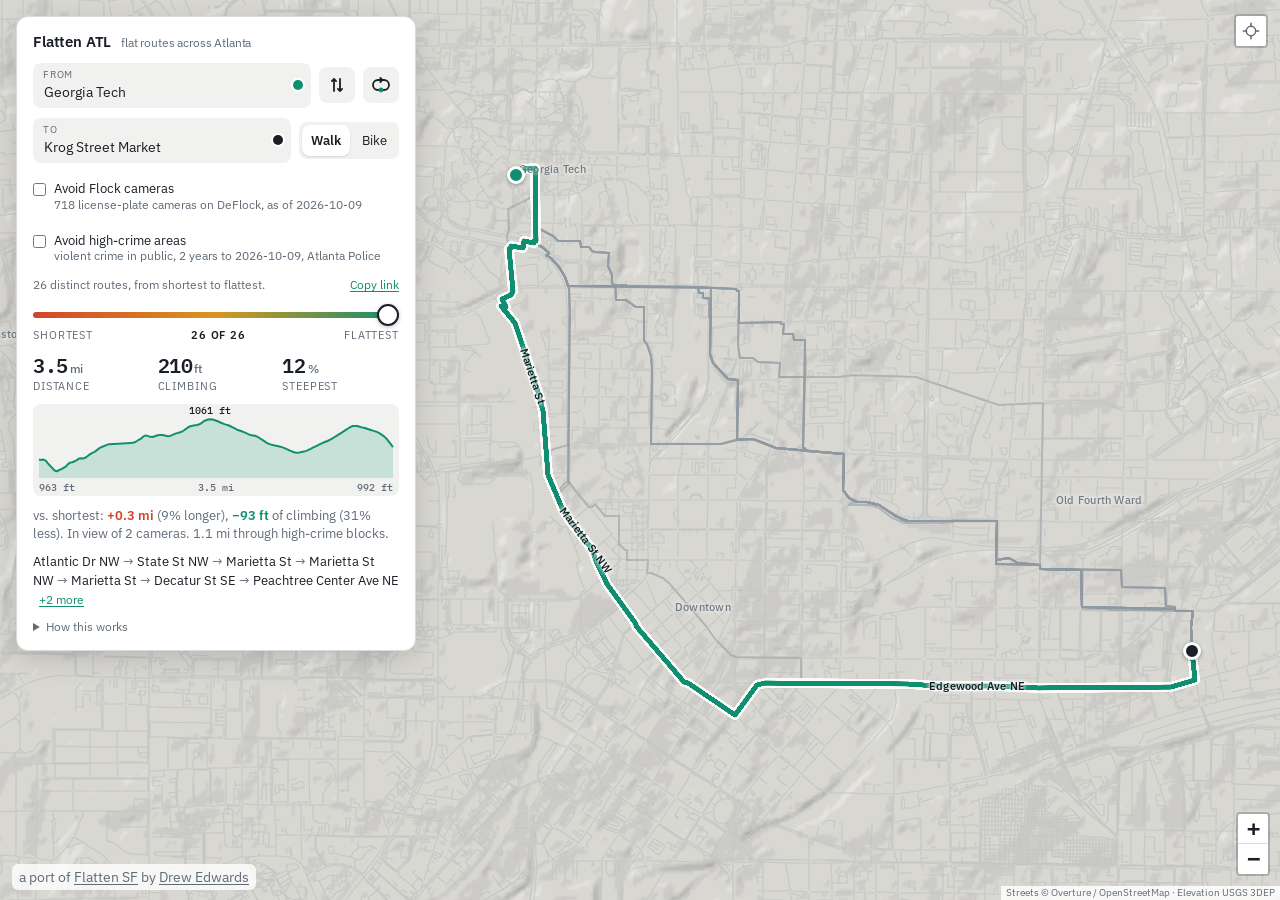
<file: site/index.html>
<!DOCTYPE html>
<html lang="en">
<head>
<meta charset="utf-8">
<meta name="viewport" content="width=device-width,initial-scale=1,viewport-fit=cover">
<title>Flatten ATL</title>
<meta name="description" content="flattenatl: the flattest walking or cycling route between any two places in Atlanta, and every route between it and the shortest one.">
<link rel="canonical" href="https://broyojo.com/flattenatl/">
<link rel="icon" href="favicon.svg" type="image/svg+xml">
<meta property="og:type" content="website">
<meta property="og:title" content="Flatten ATL">
<meta property="og:site_name" content="Flatten ATL">
<meta property="og:description" content="The flattest walking or cycling route between any two places in Atlanta, and every route between it and the shortest one.">
<meta property="og:url" content="https://broyojo.com/flattenatl/">
<meta property="og:image" content="https://broyojo.com/flattenatl/preview.jpg">
<meta property="og:image:secure_url" content="https://broyojo.com/flattenatl/preview.jpg">
<meta property="og:image:type" content="image/jpeg">
<meta property="og:image:width" content="1200">
<meta property="og:image:height" content="630">
<meta property="og:image:alt" content="A map of Atlanta with a fan of walking routes between Georgia Tech and Krog Street Market">
<meta name="twitter:card" content="summary_large_image">
<meta name="twitter:title" content="Flatten ATL">
<meta name="twitter:description" content="The flattest walking or cycling route between any two places in Atlanta, and every route between it and the shortest one.">
<meta name="twitter:image" content="https://broyojo.com/flattenatl/preview.jpg">
<link rel="preload" href="data/graph-d67f003ab2.bin.gz" as="fetch" crossorigin>
<link rel="preconnect" href="https://fonts.googleapis.com">
<link rel="preconnect" href="https://fonts.gstatic.com" crossorigin>
<link rel="stylesheet" href="https://fonts.googleapis.com/css2?family=IBM+Plex+Sans:wght@400;500;600&family=IBM+Plex+Mono:wght@500;600&display=swap">
<link rel="stylesheet" href="leaflet-340720efc3.css">
<link rel="stylesheet" href="app-b203bd053c.css">
</head>
<body>
<div id="map"></div>
<div class="credit" id="credit">a port of <a href="https://flattensf.com">Flatten SF</a> by <a href="https://almostimplemented.com" rel="author">Drew Edwards</a></div>
<section id="card" aria-label="flattenatl: plan a flat route">
  <h1>Flatten ATL <small>flat routes across Atlanta</small></h1>
  <div class="row">
    <div class="field">
      <label for="from">From</label>
      <input id="from" type="text" autocomplete="off" spellcheck="false" placeholder="Address, place, or 10th & Peachtree">
      <span class="pin" aria-hidden="true"></span>
      <ul class="suggest" id="from_s" role="listbox" hidden></ul>
    </div>
    <button class="swap" id="swap" title="Swap" aria-label="Swap origin and destination"><svg class="ic-swap" viewBox="0 0 20 20" aria-hidden="true"><path d="M7 16V4M4.9 6.1L7 4l2.1 2.1M13 4v12M10.9 13.9L13 16l2.1-2.1" fill="none" stroke="currentColor" stroke-width="1.8" stroke-linecap="round" stroke-linejoin="round"/></svg></button>
    <button class="swap loopbtn" id="loopbtn" type="button" title="Make it a loop" aria-label="Make it a loop" aria-pressed="false">
      <svg class="ic ic-loop" viewBox="0 0 20 20" aria-hidden="true"><path d="M7 5h6a5 5 0 0 1 0 10H7A5 5 0 0 1 7 5z" fill="none" stroke="currentColor" stroke-width="1.8"/><path d="M9.3 2.9l2.1 2.1-2.1 2.1" fill="none" stroke="currentColor" stroke-width="1.8" stroke-linecap="round" stroke-linejoin="round"/><circle class="a" cx="10" cy="15" r="2.4"/></svg>
      <svg class="ic ic-line" viewBox="0 0 20 20" aria-hidden="true"><line x1="5" y1="15" x2="15" y2="5" stroke="currentColor" stroke-width="1.8" stroke-linecap="round"/><circle class="a" cx="4.6" cy="15.4" r="2.6"/><circle class="b" cx="15.4" cy="4.6" r="2.6"/></svg>
    </button>
  </div>
  <div class="row">
    <div class="field" id="tofield">
      <label for="to">To</label>
      <input id="to" type="text" autocomplete="off" spellcheck="false" placeholder="Or click the map">
      <span class="pin to" aria-hidden="true"></span>
      <ul class="suggest" id="to_s" role="listbox" hidden></ul>
    </div>
    <div class="seg" id="mode" role="group" aria-label="Travel mode">
      <button data-v="walk" aria-pressed="true">Walk</button>
      <button data-v="bike" aria-pressed="false">Bike</button>
    </div>
  </div>
  <label class="calm" id="calmrow" hidden>
    <input type="checkbox" id="calm" checked>
    <span>Prefer calm streets <small>bike lanes and quiet streets count shorter, busy arterials longer</small></span>
  </label>
  <label class="calm" id="obrow" hidden>
    <input type="checkbox" id="outback">
    <span>Allow out and back <small>the same streets there and back, often the flattest way</small></span>
  </label>
  <label class="calm" id="camrow" hidden>
    <input type="checkbox" id="cams">
    <span>Avoid Flock cameras <small id="camnote">license-plate cameras on DeFlock</small></span>
  </label>
  <label class="calm" id="saferow" hidden>
    <input type="checkbox" id="safe">
    <span>Avoid high-crime areas <small id="safenote">violent crime in public places, Atlanta Police reports</small></span>
  </label>
  <div class="statusrow">
    <div class="status" id="status"></div>
    <button class="link" id="share" type="button" hidden>Copy link</button>
  </div>
  <input id="sharebox" type="text" readonly hidden aria-label="Link to this route">
  <div class="slider">
    <input type="range" id="sl" min="0" max="1" step="0.001" value="1" aria-label="From shortest to flattest">
    <div class="ends"><span id="end0">Shortest</span><b id="slpos"></b><span id="end1">Flattest</span></div>
  </div>
  <div class="result" id="result" hidden>
    <div class="stat"><div class="v" id="v_dist"></div><div class="k">distance</div></div>
    <div class="stat"><div class="v" id="v_climb"></div><div class="k">climbing</div></div>
    <div class="stat"><div class="v" id="v_grade"></div><div class="k">steepest</div></div>
  </div>
  <canvas id="prof" width="760" height="184" hidden></canvas>
  <div class="delta" id="delta"></div>
  <div class="turns" id="turns" hidden></div>
  <details>
    <summary>How this works</summary>
    <p class="fine">Routes are computed in your browser over 205,000 street
    segments, with USGS 1&nbsp;m lidar elevation on the Overture /
    OpenStreetMap street graph. The slider runs the whole trade-off between
    distance and climbing: every route nothing else beats on both, from
    the shortest to the flattest worth walking. Sliding right never
    shortens the route and never adds climbing. Climbing is total gain,
    not the difference between the endpoints. Stairs count on foot, not
    on a bike.</p>
    <p class="fine">The loop button turns the trip into a loop from one
    start: the slider sets the distance, dozens of loops of about that
    length are tried in every direction and the flattest is shown; tick
    <i>allow out and back</i> to include the same streets there and back,
    which is often flatter still. On a
    bike, <i>prefer calm streets</i> counts protected lanes and paths
    (Atlanta Regional Commission inventory) as shorter than they are and busy arterials as
    longer.</p>
    <p class="fine"><i>Avoid Flock cameras</i> keeps the route out of
    view of every automated license plate reader on
    <a href="https://deflock.me">DeFlock</a>, the crowd-sourced map (most
    are Flock Safety's; all makes are avoided). A camera is taken to see
    40&nbsp;m down the direction it faces and 10&nbsp;m all round, and a
    block is closed if any of it is in view. Where no route avoids them
    all, the one in view for the least distance is used and the page says
    how many it passes. The page carries a snapshot, and ticking the box
    asks OpenStreetMap's Overpass API for the current map, which is the
    only request this page ever makes to anyone else. A camera nobody has
    mapped is not avoided.</p>
    <p class="fine"><i>Avoid high-crime areas</i> keeps the route off the
    blocks with the most reported violent crime: robberies, assaults and
    the like in public places over the last two years, from the Atlanta
    Police Department's incident reports. Crimes at home and between
    family are left out, as is all property crime. About one street in
    twenty-five is closed. It works the way the cameras do: those blocks
    are avoided first, and where a trip starts or ends among them the way
    through that spends the least distance on them is used and marked.
    These are counts of reports, not the odds of anything happening to
    you, and a busy street has more of them partly for being busy.</p>
    <p class="fine">The target button on the map shows where you are, with
    an arrow for the way you are facing, and keeps the map on you as you
    walk; drag the map to look elsewhere and tap it again to come back.
    Your position stays on your phone: it is never sent anywhere.</p>
    <p class="fine">Place search is offline: the city's intersections,
    places and addresses are built into this page. Routes stay inside the Atlanta city limits.
    <a href="https://github.com/Broyojo/flattenatl">Source, data and the full analysis</a>.</p>
  </details>
  <p class="credit-inline">a port of <a href="https://flattensf.com">Flatten SF</a> by <a href="https://almostimplemented.com" rel="author">Drew Edwards</a></p>
</section>
<script src="leaflet-5a640ff863.js"></script>
<script>window.DATA = {"manifest":{"arrays":{"node_lon":{"t":"i4","o":0,"n":95408},"node_lat":{"t":"i4","o":381632,"n":95408},"node_flags":{"t":"u1","o":763264,"n":95408},"node_elev":{"t":"i2","o":858672,"n":95408},"indptr":{"t":"i4","o":1049488,"n":95409},"geom_off":{"t":"i4","o":1431124,"n":116015},"arc_head":{"t":"i4","o":1895184,"n":205727},"arc_edge":{"t":"i4","o":2718092,"n":205727},"arc_len":{"t":"u2","o":3541000,"n":205727},"arc_gain":{"t":"u2","o":3952454,"n":205727},"arc_loss":{"t":"u2","o":4363908,"n":205727},"arc_maxgrade":{"t":"i2","o":4775362,"n":205727},"arc_meangrade":{"t":"u2","o":5186816,"n":205727},"arc_cls":{"t":"u1","o":5598270,"n":205727},"arc_flags":{"t":"u1","o":5803997,"n":205727},"arc_th3":{"t":"u2","o":6009724,"n":205727},"arc_th5":{"t":"u2","o":6421178,"n":205727},"arc_th8":{"t":"u2","o":6832632,"n":205727},"arc_th10":{"t":"u2","o":7244086,"n":205727},"arc_th15":{"t":"u2","o":7655540,"n":205727},"edge_name":{"t":"u2","o":8066994,"n":116014},"edge_cls":{"t":"u1","o":8299022,"n":116014},"edge_bucket":{"t":"u1","o":8415036,"n":116014},"edge_maxgrade":{"t":"u2","o":8531050,"n":116014},"edge_avggrade":{"t":"i2","o":8763078,"n":116014},"edge_len":{"t":"u2","o":8995106,"n":116014},"edge_gainkm":{"t":"u2","o":9227134,"n":116014},"edge_lowstress":{"t":"u1","o":9459162,"n":116014},"edge_stress":{"t":"u1","o":9575176,"n":116014},"addr_street":{"t":"u2","o":9691190,"n":142957},"addr_number":{"t":"u2","o":9977104,"n":142957},"addr_lon":{"t":"u2","o":10263018,"n":142957},"addr_lat":{"t":"u2","o":10548932,"n":142957},"edge_crime":{"t":"u1","o":10834846,"n":116014}},"strings":{"geom":{"o":10950860,"b":1957115},"places":{"o":12907975,"b":884930},"addr_streets":{"o":13792905,"b":95852}},"bytes":13888757},"meta":{"n_nodes":95408,"n_arcs":205727,"n_edges":116014,"classes":["cycleway","footway","living_street","path","pedestrian","primary","residential","secondary","service","steps","tertiary","track","trunk","unclassified","unknown"],"names":["021","1070 Dill","10th Street Northeast","10th Street Northwest","1121 Allene","11th Street Northeast","11th Street Northwest","12th Street Northeast","12th Street Northwest","13th Street Northeast","13th Street Northwest","14th Place Northeast","14th Street Northeast","14th Street Northwest","14th st cycletrack","15th Street Northeast","15th Street Northwest","16th Street Northeast","16th Street Northwest","17 1/2 Street","17th Street Northeast","17th Street Northwest","18th Street Northwest","19th Street Northwest","1st Avenue","1st Avenue Northeast","1st Avenue Southeast","1st Avenue Southwest","1st Street Northeast","1st Street Northwest","1st Street Southwest","2082 Marietta Road","25th Street Northwest","26th Street Northwest","28th Street Northwest","2nd Avenue","2nd Avenue Northeast","2nd Avenue Southeast","2nd Street Northeast","2nd Street Northwest","3rd Avenue","3rd Avenue Northeast","3rd Avenue Southeast","3rd Avenue Southwest","3rd Street Northwest","3rd Street Southwest","4th Avenue","4th Avenue Northeast","4th Avenue Southeast","4th Street Northwest","4th Street Southwest","5th Avenue","5th Avenue Northeast","5th Street","5th Street Northwest","5th Street Southwest","6th Street Northwest","6th Street Southwest","7th Street Northeast","7th Street Northwest","7th Street Southwest","8th Street Northeast","8th Street Northwest","8th Street Southwest","9th Street Northeast","9th Street Northwest","AMB Drive Northwest","Aalto Main","Aaron Street Northwest","Abbey Drive","Abbey Place","Abbey Road Northeast","Abbey Street Northwest","Abbington Court","Abbot Lane Northwest","Abbott Court Southeast","Abbott Street Southwest","Abercrombie Place Northwest","Aberdeen Drive Northwest","Aberdeen Street Northeast","Abington Court","Abington Court Northwest","Abner Court Northwest","Abner Lane","Abner Place Northwest","Abner Terrace","Abner Terrace Northwest","Acacia Street Northwest","Access Route","Acorn Avenue Northeast","Active Oval","Ada Avenue Northwest","Adair Avenue Northeast","Adair Avenue Southeast","Adair Street Southwest","Adams Drive Northwest","Adams Drive Southwest","Adams Overlook Northwest","Adams Run Northwest","Adams Street","Adams Street Southwest","Adamson Street Southwest","Adamsville Drive Southwest","Addington Street Southwest","Addison Place Northwest","Adele Avenue Southwest","Adeline Avenue Northwest","Adelle Street Southeast","Adina Drive","Adina Drive Northeast","Adkins Road Northwest","Adolphus Street Northeast","Adore Court","Adrian Place Northwest","Aerial Way","Aeslin Drive Northwest","Agan Place Northeast","Agape Place","Agnes Jones Place Southwest","Aiken Street Southwest","Airline St Southeast","Airline Street Northeast","Airport Loop Road","Airway Road Northwest","Ajax Drive Northwest","Ajo Walk","Akridge Place Southwest","Akridge Street Northwest","Akron Drive Southeast","Alabama Street Southwest","Alan Drive Southwest","Alaska Avenue Northeast","Albany Drive Southwest","Albemarle Drive Northwest","Albemarle Lane","Albert Street Northwest","Alberta Drive Northeast","Alberta Terrace Northeast","Albion Avenue Northeast","Albright Way Southeast","Alco Street Northeast","Alden Avenue Northwest","Alden Green Trail","Alder Court Southeast","Alder Lane Southwest","Aleron Street Southeast","Alex Drive Southwest","Alex Way Southwest","Alexa Avenue Southeast","Alexander Avenue","Alexander Drive","Alexander Road Northeast","Alexander Street Northeast","Alexandria Drive Southwest","Alfred Road Northwest","Alice Street Southwest","Aline Drive Northwest","Alison Court Southwest","Allegheny Street Southwest","Allegro Drive Northwest","Allen Court Northwest","Allen Lane Southeast","Allen Road Northeast","Allen Temple Court Northwest","Allendale Drive","Allendale Drive Southeast","Allene Avenue Southwest","Allerton Court","Allison Drive Northeast","Alloway Place Southeast","Alma Street Northwest","Alma Street Southwest","Almeta Avenue Northeast","Almont Drive Southwest","Alpine Road Northeast","Alston Drive","Alston Drive Southeast","Alston Place Northeast","Alta Avenue Northeast","Alta Place Northwest","Altadena Place Southwest","Altaview Drive Southeast","Alton Road Northwest","Altoona Place Southwest","Alva Street Northeast","Alvarado Terrace Southwest","Alvin Drive Northwest","Alyson Court","Amal Drive","Amal Drive Southwest","Amber Place Northwest","Amber Road Northwest","Ambient Way","Amelia Avenue","Amherst Place Northwest","Amhurst Drive Northwest","Ami Street Southeast","Amsterdam Avenue Northeast","Anchor Terrace Southwest","Anderson Avenue Northwest","Anderson Avenue Southwest","Anderson Way Southwest","Andover Drive Northwest","Andrew Young International Boulevard","Andrew Young International Boulevard Northeast","Andrews Circle","Andrews Court Northwest","Andrews Drive Northwest","Andrews Street Northwest","Angel Falls Lane Southwest","Angelo Court Northeast","Angelo Drive Northeast","Angier Avenue Northeast","Angier Court Northeast","Angier Place Northeast","Angier Springs Road Northeast","Anita Place Northeast","Aniwaka Avenue Southwest","Anjaco Road Northwest","Anne Street Northwest","Anne Street Southeast","Annecy Drive","Annelaine Drive Southwest","Annie Street Northwest","Anniston Avenue Southeast","Anns Lane","Ansel Lane Northwest","Ansley Circle Northeast","Ansley Drive Northeast","Ansley Lane Northeast","Ansley Villa","Anthony Northwest Street","Antioch Drive Northeast","Antone Street Northwest","Antwerp Drive Southeast","Anwar Trail","Apache Trail Southwest","Apollo Drive Southwest","Arbor Avenue Southeast","Arbor Club Court Northeast","Arbor Gates Drive","Arbor Park Lane Southwest","Arbor Trace Northeast","Arc Way Northeast","Arcadia Circle Northwest","Arcadia Street Northeast","Archcrest Drive Southeast","Archer Street Southwest","Archer Way Northwest","Arcos Way","Ard Place Northwest","Arden Avenue Southwest","Arden Close Northwest","Arden Moor Northwest","Arden Oaks Court Northwest","Arden Road Northwest","Arden Way Northeast","Arden at Argonne Northwest","Ardley Road Southwest","Ardmore Circle Northwest","Ardmore Court Northwest","Ardmore Place Northwest","Ardmore Road Northwest","Ardwick Court","Argonne Avenue Northeast","Argonne Drive Northwest","Argonne Way Northeast","Argule Lane Northwest","Argus Circle Northwest","Argyle Drive Northwest","Arizona Avenue Northeast","Arkwright Circle","Arkwright Place Southeast","Arledge Lane Southwest","Arlene Way Northeast","Arlington Avenue Northeast","Arlington Avenue Southwest","Arlington Circle Northwest","Arlington Drive Northwest","Arlington Parkway Northeast","Arlington Place Northeast","Arlington School Drive Southwest","Armand Court Northeast","Armand Road Northeast","Armour Drive Northeast","Armour Place Northeast","Armstead Place Northwest","Armstrong Street Southeast","Arno Court Northwest","Arno Drive Northwest","Arnold Avenue Northeast","Arnold Street","Arnold Street Northeast","Arpege Way Northwest","Arrow Street","Arrow Street Southwest","Arrowood Drive","Art Walk Crosswalk Mural","Arthur Lane","Arthur Langford Junior Place Southwest","Arthur Street Southwest","Arts Center Way Northeast","Asbury Circle","Asbury Circle Northeast","Asbury Lane Southwest","Asbury Walk","Ashburton Avenue","Ashburton Avenue Southeast","Ashby Circle Northwest","Ashby Grove Southwest","Ashby Place Southwest","Ashby Terrace Northwest","Asheworth Court Northwest","Ashland Avenue Northeast","Ashland Drive Northeast","Ashley Avenue Northeast","Ashmel Court","Ashmel Place","Ashwood Avenue Southwest","Astaire Court Northwest","Asterwood Lane","Astor Avenue Southwest","Athas Street Southeast","Athens Avenue Southwest","Atlanta Avenue Southeast","Atlanta Avenue Southwest","Atlanta BeltLine Northwest Spur","Atlanta BeltLine Southside Trail","Atlanta Beltline Eastside Trail","Atlanta Beltline Northeast Trail","Atlanta Beltline Northside Trail","Atlanta Beltline Northwest Trail","Atlanta Beltline Southeast Trail","Atlanta Beltline Southside Trail","Atlanta Beltline Southwest Trail","Atlanta Beltline Westside Trail","Atlanta Industrial Drive Northwest","Atlanta Industrial Parkway Northwest","Atlanta Industrial Way Northwest","Atlanta Northwest Beltline Trail","Atlanta Student Movement Boulevard Southwest","Atlantic Drive","Atlantic Drive Northwest","Atlantis Avenue Northeast","Atwood Road Northeast","Atwood Street Southwest","Auburn Avenue Northeast","Auburn Pointe Drive Southeast","Auditorium Place Southeast","Audrey Place","Audubon Circle Southwest","Audubon Court","Augusta Avenue Southeast","Augusta Place Southeast","Aurora Avenue Northwest","Austell Way Northwest","Austin Avenue Northeast","Austin Court Southwest","Austin Road Southwest","Austin Woods Court Southwest","Austin Woods Drive Southwest","Autumn Lane Southwest","Avalon Place Northeast","Avalon Road Southwest","Avebury Drive","Avenida Street Southwest","Avenue Place","Avery Drive Northeast","Avery Road Southwest","Aviation Circle Northwest","Avon Avenue Southwest","Avondale Avenue Southeast","Avonwood Circle Southwest","Axis Circle","Ayr Place Southeast","Ayrshire Circle Northwest","Azalea Walk","Azalee Hester Wharton Way Northwest","Azalee Wharton Avenue Northwest","Azalia Street Southwest","Azlee Place Northwest","Backyard Way","Bader Avenue Southwest","Bagley Street Northeast","Bagwell Drive Southwest","Bailey Street Southeast","Bailey Street Southwest","Baker Circle Northwest","Baker Drive Southwest","Baker Highland Conn Northeast","Baker Ridge Drive Northwest","Baker Road Northwest","Baker Street Northeast","Baker Street Northwest","Baker Terrace Northwest","Bakers Ferry Road Northwest","Bakers Ferry Road Southwest","Baldwin Street Southwest","Baliwick Drive","Baltimore Place Northwest","Banberry Drive Southeast","Bank Of America Plaza Walkway","Bankhead Avenue Northwest","Bankhead Hi Rail Access","Banks Avenue Southwest","Banton Drive Northwest","Barbara Lane Northwest","Barclay Close","Barclay Place Northeast","Barfield Avenue Southwest","Barfield Run Northwest","Barge Road Southwest","Barksdale Drive Northeast","Barnes Street Northwest","Barnesdale Way Northeast","Barnett Drive Northwest","Barnett Street Northeast","Barone Place Northwest","Barrett Drive Northwest","Barrington Court Northwest","Barrington Trace Circle","Barron Court Northwest","Barrow Place Southwest","Barton Drive","Bartow Street Southwest","Bartram Street Southeast","Basil Way Southwest","Bass Street Southeast","Bass Street Southwest","Bassett Hall Place Northwest","Bateman Drive Southeast","Bates Avenue Northeast","Bates Avenue Southeast","Battery Place Northeast","Battle Creek Way Northwest","Battle Overlook Northwest","Battlefield Avenue Southeast","Battleview Drive Northwest","Baxter Road Southwest","Bay Line Lane","Bayberry Drive Southwest","Baylor Street Northwest","Bayrose Circle","Baywood Drive Southeast","Beach Way Southwest","Beaconfield Court","Beardon Circle Southeast","Beatie Avenue Southwest","Beatty Wildflower Trail","Beaty Place","Beaty Place Northeast","Beaupree Street Southwest","Beaver Falls Place Southwest","Beaverbrook Drive Northwest","Beck Street Northwest","Becker Place Northwest","Beckham Place Northeast","Beckwith Street Southwest","Bedford Street Northwest","Beech Haven Road Northeast","Beech Valley Road Northeast","Beech Valley Way Northeast","Beechcrest Road","Beecher Circle Southwest","Beecher Court Southwest","Beecher Road Southwest","Beecher Street Southwest","Beechview Drive Southeast","Beechwood Avenue Southwest","Beechwood Boulevard Southwest","Beechwood Drive Northwest","Beechwood Hills Court Northwest","Beeler Drive Southwest","Beeline Boulevard","Belfast Street Southwest","Belfort Road Southeast","Belfour Lane","Belgarde Place Southeast","Belgrade Avenue Northeast","Belhaven Lane Southeast","Bell Street Northeast","Bell Street Southeast","Bellaire Drive Northeast","Bellemeade Avenue Northwest","Bellevue Drive Northeast","Bellingrath Avenue Northwest","Bellview Avenue Northwest","Belmont Avenue Southwest","Belmonte Circle Southwest","Belmonte Court Southwest","Belmonte Drive Southwest","Belt Loop Southeast","Beltline Access Line","Beltline access","Belvedere Avenue Southwest","Belvedere Drive Northwest","Ben Hill Court Southwest","Ben Hill Road","Bender Street Southwest","Benjamin Court Southwest","Benjamin E Mays Drive Southwest","Benjamin Weldon Beckers Drive Southeast","Bennett Street Northwest","Benniger Trace Southwest","Benning Place Northeast","Benson Street","Bent Creek Way Southwest","Benteen Avenue Southeast","Benteen Park Drive Southeast","Benteen Way Southeast","Benton Place Northwest","Beracah Trail Southwest","Beracah Walk Southwest","Berckele Street Southwest","Berean Avenue Southeast","Berkeley Avenue Northwest","Berkshire Road Northeast","Bernard Road Northwest","Bernard Street Northwest","Berne Street Southeast","Bernice Street","Bernice Street Southeast","Bernice Street Southwest","Bernina Avenue Northeast","Bert Lane Southeast","Berwick Avenue Northeast","Beryl Street Southwest","Besto Drive Northwest","Bethany Forest Drive Southwest","Bethel Drive Northwest","Betsy Avenue Southwest","Betty Ann Court","Beutell Street Northwest","Beverly Lane Northeast","Beverly Place Northwest","Beverly Road Northeast","Bibb Street Northwest","Bibbs Circle Northwest","Bicknell Street Southwest","Biggers Street Southeast","Biglin Street Southwest","Bike/Hike Trail","Bill Kennedy Way","Bill Lucas Drive Southeast","Bill Lucas Drive Southwest","Billings Avenue Southeast","Bills Circle Southwest","Biltmore Drive Northeast","Biltmore Place Northwest","Binary Bridge","Binder Place Northeast","Bio Bridge","Birch Street Southwest","Birchwood Drive Northeast","Bird Street Southeast","Birdie Lane Southwest","Bisbee Avenue Southeast","Biscayne Drive Northwest","Bishop Street Northwest","Bishop Way Northeast","Bismark Road Northeast","Bitsy Grant Connector Trail","Bitsy Grant Tennis Center","Bixby Byway Drive Southeast","Bixby Street Southeast","Bixby Terrace Southeast","Black Forest Trail Southwest","Black Oak Drive Southeast","Blackland Court Northwest","Blackland Drive Northwest","Blackland Road Northwest","Blair Villa Drive Southeast","Blairwood Court Southwest","Blake Avenue Southeast","Blakely Drive Northeast","Blanche Street Northwest","Blanton Avenue Southwest","Blanton Road Northwest","Blashfield Street Southeast","Blayton Circle Northwest","Blayton Lane Southeast","Blossom Street Southwest","Blue Ridge Avenue Northeast","Bluefield Drive Southwest","Bluff Street Southwest","Blyss Avenue Northwest","Bob Callan Trail","Bob White Drive Southwest","Bobby Brown Parkway","Bobby Dodd Way Northwest","Bobolink Circle Southwest","Bohler Court Northwest","Bohler Lane","Bohler Lane Northwest","Bohler Mews","Bohler Pointe","Bohler Road Northwest","Boise Trail Southwest","Bolfair Drive Northwest","Bolling Road Northeast","Bolling Way Northeast","Bollingbrook Drive Southwest","Bolton Drive Northwest","Bolton Parkway Northwest","Bolton Place Northwest","Bolton Road","Bolton Road Northwest","Bonair Street Southwest","Bonaventure Avenue Northeast","Bond Drive Southwest","Bonn Street Southeast","Bonneville Terrace Northwest","Bonnie Brae Avenue Southwest","Bonnie Lane Northeast","Bonnie Lane Southeast","Bonniview Street Southwest","Bonnybrook Drive Southwest","Bonnybrook Way","Bonnybrook Way Southwest","Bonview Lane Northeast","Booker Avenue Southwest","Booker Street Northwest","Booker Street Southwest","Booker Washington Drive Northwest","Booth Avenue Northwest","Booth Street Northwest","Boss Street Northwest","Boulder Park Drive Southwest","Boulder Park Lane","Bouldercrest Drive Southeast","Bouldercrest Road Southeast","Boulevard Drive Northeast","Boulevard Granada Southwest","Boulevard Lorraine Southwest","Boulevard Northeast","Boulevard Place Northeast","Boulevard Southeast","Bowen Avenue Southeast","Bowen Circle Southwest","Bowen Court","Bowen Place Northwest","Bowen Street Northwest","Boyd Avenue Northwest","Boyd Trace Lane","Boykin Street Southwest","Boynton Avenue Southeast","Bradberry Street Southwest","Braddock Street Southwest","Bradley Avenue Southeast","Bradley Street Northeast","Bradley Street Southeast","Brady Avenue Northwest","Braeburn Circle Southeast","Braeburn Drive Southeast","Braemar Avenue Southwest","Bramante Circle Southwest","Branch Avenue Northeast","Branch Drive Southwest","Branchwood Drive","Brandon Park Place Northwest","Brandsford Court Northwest","Brandsford Lane Northwest","Brandsford Street Northwest","Brandywine Street Southwest","Brandywine Townhouses","Branham Street Northeast","Brannen Road Southeast","Brantley Place Northwest","Brantley Street","Brantley Street Northeast","Brantley Street Northwest","Brantley Walk Lane Northwest","Brasfield Square","Bratton Street Northwest","Braxton Road Southwest","Brees Court Northwest","Breezy Circle Southeast","Breezy Street Southeast","Breezy Way Southeast","Brennan Lane Southwest","Brentwood Drive Northeast","Brentwood Terrace Northeast","Bresford Avenue","Breuer Mews","Brevard Avenue Southwest","Brewer Boulevard Southwest","Brewer Drive Southwest","Brewster Street Southwest","Briar Glen Lane Southwest","Briar Ridge Way Southwest","Briar Trail Court Southwest","Briarcliff Court Northeast","Briarcliff Place Northeast","Briarcliff Road Northeast","Briarcliff Terrace Northeast","Briarpark Court","Briarwood Drive Northeast","Brickton Drive","Brickworks Circle","Bridal Path Northeast","Bridgeport Drive Northwest","Bridges Avenue","Bridges Avenue Southwest","Bridgewater Street Southwest","Brighton Boulevard","Brighton Road Northeast","Brightwood Lane Southwest","Brittain Drive Northwest","Brittany Court Northeast","Brittany Walk","Brittany Way Northeast","Brk Terrace Northwest","Broad Street Northwest","Broad Street Southwest","Broadland Court Northwest","Broadland Road Northwest","Broadview Lane Northeast","Broadview Place Northeast","Broadview Terrace Northeast","Broadwell Street Southwest","Bromack Drive Southeast","Bronx Street Northwest","Brook Avenue Northwest","Brook Hollow Road Northwest","Brook Way Southwest","Brookdale Drive","Brookdale Drive Northwest","Brookdale Drive Southwest","Brookhaven Hideaway Court Northeast","Brookhaven Lane","Brookhaven Lane Northeast","Brookhaven Manor Crossing","Brookhaven Place","Brookhaven Springs Court Northeast","Brookhaven Springs Drive Northeast","Brookline Street Southwest","Brooklyn Avenue Northwest","Brookridge Drive Northeast","Brooks Avenue Northeast","Brooks Avenue Southwest","Brooks Drive Northwest","Brooks Drive Southwest","Brooks Terrace Southeast","Brookview Drive Northwest","Brookview Lane Northwest","Brookwood Drive Northeast","Brookwood Place","Brookwood Valley Circle Northeast","Brotherton Street Southwest","Brotherton Transportation Mall Southwest","Brown Avenue Southeast","Brown Place Southeast","Brown Street Northwest","Brown Street Southwest","Browning Street Southwest","Brownlee Place Southwest","Brownlee Road Northwest","Brownlee Road Southwest","Brownlee Villa Apartments","Browns Mill Road","Browns Mill Road Southeast","Brownstone Lane Southeast","Brownstones Circle Northeast","Browntown Road Northwest","Brownwood Avenue Southeast","Broyles Street Southeast","Bruce Circle Southeast","Brunswick Avenue Southeast","Bryan Place","Bryan Street Southeast","Bryn Mawr Circle Northwest","Bryn Mawr Lane Northwest","Bryson Drive Northwest","Bryson square At City park","Buchanan Lane Southeast","Buchanan Street Northwest","Buckeye Street Southwest","Buckhead Avenue Northeast","Buckhead Court","Buckhead Forest Mews","Buckhead Lane","Buckhead Trace Northeast","Buckhead Way Northeast","Buckingham Circle Northwest","Buckley Way","Buena Vista Avenue Southwest","Buff Drive Northeast","Buford Highway","Bull Street","Bunberry Court Southwest","Bungalow Lane","Bunker Hill Drive Southwest","Burbank Drive Northwest","Burbank Drive Southwest","Burchill Street","Burden Street Northwest","Burgess Street Southeast","Burgundy Terrace Southeast","Burke Road Northeast","Burke Shire Place","Burlington Road Northeast","Burning Tree Drive","Burns Drive Southwest","Burns Street Southeast","Burnside Drive Northwest","Burnside Place Northwest","Burnside Road Northwest","Burnt Hickory Drive Southwest","Burre Lane Southwest","Burroughs Avenue Southeast","Burroughs Street Southeast","Burrow Drive Northwest","Burton Drive Northeast","Burton Road Northwest","Burton Street Southeast","Burton Trace Southwest","Burtz Street Northwest","Bush Street Northwest","Butler Lane","Butler Way Northwest","Butler's Lane","Butner Road","Byewood Lane Southwest","Byrere Terrace Southwest","Byron Drive Southwest","Cady Way","Cahaba Drive Southwest","Cahoon Street Southwest","Cain Street Northeast","Cains Hill Place Northwest","Cairo Street Northwest","Calhoun Street Northwest","Calhoun Terrace Southwest","Callahan Street Northwest","Callan Circle Northeast","Callaway Court","Calloway Drive Northwest","Calvert Lane Northeast","Calverton Lane Southwest","Calvin Court","Calypso Circle","Cambria Avenue Northwest","Cambria Road","Cambridge Drive Southwest","Camden Court","Camden Park Court Northeast","Camden Road Northeast","Camellia Lane Northeast","Cameron Madison Alexander Boulevard Northwest","Cameron Street Southeast","Camfield Court Southwest","Camilla Street Southwest","Camp Creek Parkway","Camp Ground Road Southwest","Campbell Street Southeast","Campbell Way","Campbellton Place Southwest","Campbellton Road","Campbellton Road Southwest","Camrose Way Northwest","Candlelight Lane Southwest","Candler Drive","Candler Park Drive Northeast","Candler Point Drive","Candler Road","Candler Road Northeast","Candler Road Southeast","Candler Street Northeast","Cannon Street","Canova Street Southwest","Cant Street Southwest","Canter Road Northeast","Canterbury Lane Northeast","Canterbury Road Northeast","Canterbury Trail","Cantey Place Northwest","Cantrell Road Northeast","Cape Street Southwest","Capital City Lane Northeast","Capitol Avenue Southeast","Capitol Avenue Southwest","Capitol Place Southwest","Capitol Square Southwest","Capitol View Avenue Northwest","Cardinal Drive","Cardinal Way Southwest","Cardo Drive Northwest","Cardova Drive Northeast","Carey Drive Southeast","Careygate Drive Northwest","Carlisle Street Northwest","Carlisle Way","Carlton Court Northwest","Carlton Drive Northeast","Carlton Ridge Northeast","Carlyle Lake","Carlyle Park Drive Northeast","Carmain Drive Northeast","Carmel Avenue Northeast","Carmia Way","Carmon on Wesley Northwest","Carnegie","Carnegie Way Northwest","Carnes Place Southwest","Carol Lane Northeast","Carol Lane Northwest","Caroline Street Northeast","Carolyn Street Northwest","Carolyn Street Southwest","Caron Circle Northwest","Carondelett Cove Southwest","Carousel Drive Southwest","Carpool A","Carpool B","Carr Circle","Carr Circle Northwest","Carr Street Northwest","Carriage Gate Trail","Carriage Way Northwest","Carrington Park","Carroll Avenue Southwest","Carroll Drive Northwest","Carroll Street Southeast","Carson Lane","Carson Pass Southwest","Carter Avenue Southeast","Carter Circle","Carter Drive Northeast","Carter Street Northwest","Carter Way Southeast","Carver Circle Northwest","Carver Drive Northwest","Cascade Avenue Southwest","Cascade Circle Southwest","Cascade Court","Cascade Falls Drive Southwest","Cascade Knolls Drive Southwest","Cascade Parc Boulevard Southwest","Cascade Park Boulevard Southwest","Cascade Park Drive Southwest","Cascade Parkway Southwest","Cascade Place Southwest","Cascade Point","Cascade Road","Cascade Terrace Southwest","Casplan Court Southwest","Casplan Street","Casplan Street Southwest","Cassanova Street Southeast","Casson Street Northeast","Castellan Drive","Castle Falls Drive Northeast","Castle Keep Way","Castleberry Hill Walk Southwest","Castleberry Station Drive Southwest","Castleberry Street Southwest","Castlegate Drive Northwest","Castlewood Drive Northwest","Castlewood Street","Catherine Street Southwest","Cativo Dr Connector Trail","Cativo Drive Southwest","Cato Street Northwest","Cavanaugh Avenue Southeast","Cave Road Northwest","Cecile Avenue Southeast","Cecilia Drive Southeast","Cedar Avenue","Cedar Avenue Northwest","Cedar Chase Circle Northeast","Cedar Chase Drive Northeast","Cedar Chase Lane Northeast","Cedar Island Drive Southwest","Celebration Court","Celebration Drive Southwest","Celeste Lane","Cemetery Street Southeast","Centennial Lane Northwest","Centennial Olympic Park Drive Northwest","Centennial Olympic Park Drive Southwest","Centennial Trail Northwest","Centennial Way","Centennial Way Northwest","Centennial way","Center Hill Avenue Northwest","Center Northwest Street","Center Pointe Circle","Center Street","Center Street Northwest","Centra Villa Drive Southwest","Central Avenue","Central Park Place Northeast","Centre Parkway","Cerro Street Southwest","Chadwick Road Southwest","Chalmers Drive Northwest","Chamberlain Street Southeast","Chambers Avenue","Champa Avenue Northwest","Channing Drive Northwest","Channing Place Northwest","Chantilly Drive Northeast","Chapel Street Southwest","Chappell Road Northwest","Chappell Road Southwest","Charles Allen Drive Northeast","Charles Bank Avenue","Charles Place Northwest","Charleston Avenue Southeast","Charleston Pointe Southeast","Charline Avenue Northeast","Charlotte Place Northwest","Charlton Place Southwest","Charter Oak Drive Southwest","Chastain Commons Northeast","Chastain Drive Northeast","Chastain Memorial Parkway","Chastain Park Avenue Northwest","Chastain Park Court","Chastain Park Court Northeast","Chastain Park Drive","Chastain Park PATH Trail","Chastain Street Southeast","Chateau Court Northwest","Chateau Drive Northwest","Chateaugay Lane Northeast","Chatham Avenue Southwest","Chatham Hill Northwest","Chatham Road Northwest","Chatham Way Northwest","Chatsworth Place Northwest","Chattahoochee Avenue Northwest","Chattahoochee Circle Northwest","Chattahoochee River Trail","Chattahoochee Row Extension","Chattahoochee Row Northwest","Chaucer Drive Southwest","Chaumont Square Northwest","Cheatham Drive","Chelsea Circle Northwest","Chelsea Court","Chelsey Lane Northeast","Chenault Place Northwest","Cherokee Avenue Southeast","Cherokee Place Southeast","Cherokee Road Northwest","Cherokee Trail Southwest","Cherry Blossom Drive Southwest","Cherry Blossom Lane","Cherry Laurel Lane Southwest","Cherry Street Northwest","Cheshire Bridge Road","Cheshire Farm Trail","Chester Alley Southeast","Chester Avenue Southeast","Chestnut Circle","Chestnut Place Northwest","Chevelle Lane","Chevington Court","Cheviot Glen","Chicago Avenue Northwest","Chicamauga Avenue Northwest","Chicamauga Avenue Southwest","Chicamauga Place Southwest","Chickadee Court Southwest","Chief Matthews Road","Childress Drive Southwest","Childs Drive Northwest","Chilton Drive Northwest","Chinaberry Way Southwest","Chinkapin Circle","Chipley Street Northeast","Chivers Street Northwest","Christina Street Northwest","Christman Street Southwest","Christophers Walk Northwest","Church Street Northwest","Citadel Drive Northeast","City Heights Drive Northeast","City Line Avenue Northeast","City Park Drive Southeast","City Scape Plaza Northeast","City View Court Northeast","Claire Drive Northeast","Claire Drive Southeast","Claire Drive Southwest","Clairmont Circle","Clairmont Lake","Clairmont Road","Claremont Street Northwest","Clarendale Drive Northwest","Claridge Trace Southwest","Clarissa Drive Northwest","Clark Howard Lane Southwest","Clark Place Northwest","Clark Street Northwest","Claude Street Northwest","Claudel Court Southwest","Clay Street Northeast","Clay Street Southeast","Clearbrook Drive Southwest","Clearvue Terrace Southwest","Clearwater Road Southwest","Cleburne Avenue Northeast","Cleburne Terrace Northeast","Clement Drive Southwest","Clement Way Southwest","Clemont Drive Northeast","Clermont Avenue","Cleveland Avenue Southeast","Cleveland Avenue Southwest","Cleveland Circle Southwest","Cleveland Street Southeast","Clifford Avenue Northeast","Clifton Heights Lane Northeast","Clifton Road","Clifton Road Northeast","Clifton Road Southeast","Clifton Street Northeast","Clifton Street Southeast","Clifton Terrace Northeast","Clifton Way Northeast","Clifton Way Southeast","Climax Street Southeast","Clinton Place Southwest","Closed Lake Avenue","Cloudland Drive Northwest","Clover Street Southwest","Cloverdale Drive Southeast","Clovis Court Northwest","Club Circle Northeast","Club Commons Circle Northeast","Club Drive Northeast","Club Place Northeast","Club Place Southeast","Club Station Drive Northeast","Club Terrace Northeast","Club Valley Drive Northeast","Coal Place","Cobalt Drive Northwest","Cobb Parkway South","Cobb Street Southwest","Cobblestone Drive Northeast","Coca-Cola Place Southeast","Cochise Drive Southeast","Cochran Drive Northwest","Codel Street Southwest","Cofield Drive","Coggins Drive Southeast","Cohen Street Southwest","Colby Court Southeast","Colebrook Street Northeast","Coleman Street Southwest","Colgan Court","Colland Drive Northwest","College Avenue Northeast","Collier Commons Northwest","Collier Commons Way","Collier Court Northwest","Collier Drive Northwest","Collier Lane Northwest","Collier Place Northwest","Collier Ridge Drive Northwest","Collier Road Northwest","Collins Avenue","Collins Drive Northwest","Collins Ridge Drive Northwest","Collins Road Northwest","Collins Street Southeast","Collum Street Northwest","Colmer Avenue Southeast","Cologne Drive Southeast","Colonial Homes Drive Northwest","Color Circle","Colorado Avenue","Colorado Trail Southwest","Colquitt Avenue Northeast","Colquitt Street Southwest","Commerce Circle Southwest","Commerce Drive Northwest","Commerce Way Southeast","Commercial Avenue Northwest","Commodore Drive Northwest","Common Area Drive","Commons Place Northwest","Commonwealth Avenue","Compton Drive","Compton Drive Southeast","Concrete Alley","Cone Street Northwest","Conifer Circle Northeast","Conifer Park Lane","Conley Road Southeast","Connally Avenue Southwest","Connally Court","Connally Drive","Connally Drive Southwest","Connally Street Southeast","Connecticut Avenue Northeast","Connell Avenue Southwest","Conrad Avenue Southeast","Constellation Overlook Southwest","Constitution Road Southeast","Construction Entrance","Continental Colony Parkway Southwest","Converse Drive Northeast","Conway Forest Drive Northwest","Conway Glen Drive Northwest","Conway Place Northwest","Conway Place Southeast","Conway Pointe Drive Northwest","Conway Valley Court Northwest","Conway Valley Road Northwest","Cooledge Avenue Northeast","Cooper Street Southwest","Copeland Avenue Southwest","Cordoba Square Northwest","Cordova Street Southwest","Cordy Place Southwest","Coretta Bend Northwest","Coretta Scott View","Corey Center","Corina Lane","Corley Street Northeast","Cormac Street","Cornelia Street Southeast","Cornell Boulevard Southwest","Cornell Road Northeast","Coronado Drive Northwest","Coronet Way Northwest","Corvair Drive Southeast","Cosmopolitan Drive","Cosmopolitan Drive Northeast","Cottage Grove Avenue Southeast","Cottage Lane Northwest","Cottesford Drive","Country Club Drive Southwest","Country Club Lane Southwest","County Line Road Southwest","Courtenay Court Northeast","Courtenay Drive Northeast","Courtland Street Northeast","Courtland Street One-Way Protected Bike Lane","Courtland Street Southeast","Cove Crossing Southwest","Cove Trail Southwest","Cox Avenue Southwest","Cox Drive Southwest","Cozy Circle Southeast","Cozy Court Southeast","Craftsman Road","Crane Road Northeast","Cranford Drive","Crawford Place Northwest","Creek Valley Court Southwest","Creek View Terrace Northwest","Creek Walk Connector Multi-use Path","Creek Wood Close Northeast","Creekside Circle Northwest","Creekside Drive Northwest","Creekview Lane Northwest","Creighton Road Southwest","Crescendo Drive Northwest","Crescent Avenue Northeast","Crest Circle","Crest Ridge Drive","Cresthill Avenue Northeast","Crestmont Lane Southwest","Crestridge Drive Northeast","Crestview Avenue","Crestwell Circle","Crestwicke Pointe Northeast","Crestwicke Trace Northeast","Crestwood Drive Southeast","Crew Street Southwest","Crk Terrace Northwest","Croecus Avenue Northwest","Croft Place Northwest","Crogman Street Southeast","Crosby Drive Northwest","Cross Creek Parkway Northwest","Cross Road Southeast","Cross Street Northwest","Crown Road Southeast","Crumley Street Southeast","Crumley Street Southwest","Culberson Street Southwest","Culpepper Street Northwest","Cumberland Circle Northeast","Cumberland Place Northeast","Cumberland Road Northeast","Cumming Drive Southwest","Cummings Drive Southwest","Cummings Street Southeast","Cunningham Place Southwest","Curran Street Northwest","Currier Street Northeast","Cushenberry Lane Northwest","Cushman Circle Southwest","Custer Avenue Southeast","Custer Way","Cypress Lane Southwest","Cypress Street Northeast","Dahlgren Lane","Dahlgren Street Southeast","Dahlia Avenue Northwest","Dale Creek Drive Northwest","Dale Drive Northeast","Dale Drive Southeast","Dale Lane Southwest","Daleview Drive Southeast","Daleview Way","Dallas Street Northeast","Dalmer Road Northeast","Dalney Street Northwest","Dalon Road Northeast","Dalton Street Southeast","Dalvigney Street Northwest","Dameron Circle Southwest","Dancing Fox Road","Danforth Road Southwest","Daniel Avenue Northeast","Daniel Avenue Southeast","Daniel Road Southwest","Daniel Street Southeast","Danner Street Southeast","Dannon View Southwest","Danube Road Northeast","Dargan Place Southwest","Darlington Circle Northeast","Darlington Commons Court","Darlington Commons Court Northeast","Darlington Road Northeast","Darrah Court Southwest","Darrah Drive Southwest","Darrah Way Southwest","Dartmouth Drive Southwest","David Drive","Davidson Avenue Northeast","Davis Circle Northwest","Davis Place Northwest","Davis Street Northwest","Dawn View Lane Northwest","Daws Avenue Southeast","Dawson Lane","De Arc Place Northwest","De Leon Street Northeast","DeKalb Avenue","DeKalb Avenue Northeast","DeKalb Place Northeast","Dean Drive Northwest","Dean Overlook Northwest","Dearborn Street Southeast","Dearwood Drive Southwest","Deauville Court Northwest","Decatur Street Southeast","Deckner Avenue Southwest","Deerborne Court Southwest","Deering Road Northwest","Deerwood Drive Southwest","Deerwood Lane Southwest","Defoor Avenue Northwest","Defoor Circle Northwest","Defoor Court Northwest","Defoor Hills Road Northwest","Defoor Landing Northwest","Defoor Place Northwest","Defoor Village Court","Defoor Village Court Northwest","Defoors Court","Defoors Court Northwest","Defoors Ferry Road Northwest","Defoors Mill Court Northwest","Defoors Mill Drive Northwest","Defoors Mill Northwest","Defoors Mill Way","Defoors Place","Defoors Walk","Defoors Walk Northwest","Degress Avenue Northeast","Dekalb Avenue Northeast","Dekalb Drive","Delano Drive Northeast","Delaware Avenue Northeast","Delaware Avenue Southeast","Delbridge Street Northwest","Delevan Street Southwest","Della Reynolds Street Southwest","Dellwood Drive Northwest","Delmar Avenue Southeast","Delmar Court Southeast","Delmar Lane Northwest","Delmont Drive Northeast","Delmoor Court Northwest","Delmoor Drive Northwest","Delowe Drive","Delowe Drive Southwest","Delowe Place Southwest","Delowe Stanton Access Road","Delphine Drive","Delray Drive Northwest","Delta Boulevard","Delta Place Northeast","Delta Way Southeast","Demorest Avenue Northeast","Denville Trace","Derby Drive Southwest","Derry Avenue Southwest","Deshler Street Southwest","Desmond Drive","Desoto Avenue Southwest","Desoto Falls Court Southwest","Desoto Street Northwest","Detroit Avenue Northwest","Detroit Court Northwest","Devin Place Northeast","Devon Drive","Devonshire Place Northwest","Dewald Alley","Dewberry Lane","Dewey Street Southwest","Diana Drive Southwest","Dickerson Drive","Dickey Drive","Dickson Place Northeast","Dietz Avenue","Dietz Avenue Southwest","Dilbeck Place Northeast","Dill Ave Southwest","Dill Avenue Southwest","Dillon Street","Dimmock Street Southwest","District Avenue Northwest","Division Place Southwest","Division Street Northwest","Dixie Avenue Northeast","Dixie Hills Circle Northwest","Dixie Mill Lane","Dixie Street Southeast","Doane Street Southwest","Dobbs Circle Northwest","Doctor Thomas Winston Cole Junior Way Southwest","Dodd Avenue Southwest","Dodson Drive","Dodson Drive Southwest","Dodson Terrace Southwest","Dogwood Court Southwest","Dogwood Drive","Dogwood Drive Northwest","Dollar Mill Court Southwest","Dollar Mill Road Southwest","Dollar Mill Way Southwest","Dolphin Drive Southwest","Donald Lee Hollowell Parkway Northwest","Doncaster Drive Northeast","Donna Smith Street Northwest","Donnalee Street Southeast","Donnebrook Lane Southeast","Donnelly Avenue Southwest","Donzi Lane Southeast","Dooley Drive","Dora Street Southwest","Doral Court Southwest","Doral Drive Southwest","Doral Park Drive Southeast","Dorchester Drive Northwest","Dorothy Street Southeast","Dorr Avenue Southeast","Dorsey Road","Dorsey Street Southwest","Doster Street Southwest","Douglas Street Southeast","Douglas Street Southwest","Dover Boulevard Southwest","Dover Court Southwest","Dover Road Northwest","Dovers Alley Southwest","Dowman Drive","Downs Drive Southwest","Downwood Circle Northwest","Doyle Street Southeast","Draycott Place","Drew Drive","Drewry Street Northeast","Driggs Drive Northwest","Druid Circle Northeast","Druid Place Northeast","Druid Walk","Drummond Street Southwest","Dryden Lane","Dudley Court Northwest","Dudley Lane Northwest","Duffield Drive Northwest","Dumbarton Court Northwest","Dumbarton Road Northwest","Dunbar Street Southwest","Duncan Drive Northwest","Dunfrane Drive Southeast","Dunlop Way","Dunning Street Southeast","Dunseath Avenue Northwest","Dunwoody Street Northeast","Dunwoody Trail Northeast","Dupont Avenue Northwest","Dupont Avenue Southeast","Dupont Commons Circle Northwest","Dupont Commons Drive Northwest","Dupont Commons Lane","Dupont Park Northwest","Dupont Place Southeast","Dupont View Northwest","Dupree Street Northwest","Durand Drive Northeast","Durango Road Southwest","Durant Place Northeast","Dutch Valley Place Northeast","Dutch Valley Road Northeast","Eagle Row","Eames Green Northwest","Earle Street Northwest","Early Street Northwest","Earnest Street Northwest","Eason Street Northwest","East Andrews Drive Northwest","East Avenue Northeast","East Avenue Northwest","East Beechwood Drive Northwest","East Brookhaven Drive Northeast","East Cedar Lane Southwest","East Cleveland Avenue","East Club Drive Northeast","East Club Lane Northeast","East Conway Drive Northwest","East Court Drive Southwest","East District Avenue","East Drive Northeast","East Handy Drive Northwest","East Kildare Avenue Northwest","East Lake Boulevard","East Lake Drive","East Lake Drive Northeast","East Lake Drive Southeast","East Lake Road Northeast","East Lake Terrace Southeast","East Morningside Drive Northeast","East Ontario Avenue Southwest","East Paces Court Northeast","East Paces Ferry Road Northeast","East Palisades","East Palisades- Whitewater Creek","East Park Lane Northeast","East Parkwood Road","East Pelham Road Northeast","East Pharr Road","East Pharr Road Northeast","East Pine Valley Road Northwest","East Powderhorn Road Northeast","East Rhinehill Road Southeast","East Rock Springs Road Northeast","East Roxboro Road Northeast","East Shadowlawn Avenue Northeast","East Side Avenue Southeast","East Simon Terrace Northwest","East Sussex Road Northeast","East Tupelo Street Southeast","East Wesley Road","East Wood Valley Road Northwest","East Woodberry Avenue","Eastbrook Terrace","Eastgate Court","Eastland Road Southeast","Eastport Terrace Southeast","Eastridge Road Southwest","Eastside Path","Eastwood Avenue Southeast","Eastwood Drive","Echo Street Northwest","Echota Drive Northwest","Eden Avenue Southeast","Edgebrook Lane Southwest","Edgefield Drive Southwest","Edgehill Avenue Northwest","Edgehill Manor","Edgemore Drive Southeast","Edgewater Drive Southwest","Edgewood Avenue Northeast","Edie Avenue Southeast","Edinboro Road Northwest","Edinburgh Terrace Northeast","Edison Avenue Northeast","Edison Garden","Edmund Court","Edmund Park Drive","Edward Street Northwest","Edwards Drive Northwest","Edwards Street Northwest","Edwin Place Northwest","Edwin Street Northwest","Edwina Lane Southwest","Eggleston Street Southwest","Eighth Street","Eisenhower Circle Southeast","Eisenhower Court Southeast","Eisenhower Road Southeast","El Paso Road Southwest","Elaine Avenue Northwest","Elbert Street Southwest","Elbridge Drive Northwest","Eldwick Drive Southwest","Eleanor Court Northwest","Eleanor Street Southeast","Eleanor Terrace Northwest","Electric Avenue","Electric Avenue Northwest","Elinor Place Northwest","Elixir Avenue Southwest","Elizabeth Ann Lane Northeast","Elizabeth Avenue Southwest","Elizabeth Court Northeast","Elizabeth Street Northeast","Elkins Street","Elkmont Drive Northeast","Elleby Road Southeast","Ellen Street Northwest","Ellendale Lane Northwest","Ellington Street","Elliott Circle Northeast","Elliott Street","Elliott Street Northwest","Elliott Street Southwest","Ellis Circle","Ellis Street Northeast","Ellis Street Northwest","Ellsworth Drive Northwest","Ellsworth Industrial Boulevard Northwest","Ellsworth Industrial Drive Northwest","Ellwood Drive Northeast","Elm Street Northwest","Elm Street Southwest","Elmco Road","Elmira Place Northeast","Elmtree Drive Southwest","Elmwood Drive Northeast","Elmwood Road Northwest","Eloise Court Southeast","Eloise Street Southeast","Eloise Way","Elvan Avenue","Elvan Circle","Elvira Street Southeast","Elysian Drive","Elysian Park","Elysian Way Northwest","Embassy Court Northeast","Ember Lane Northwest","Embry Way Southeast","Emerald Avenue Southwest","Emerald Court Southwest","Emerson Avenue Southeast","Emerson Street Southeast","Emery Place Northeast","Emery Street Northwest","Emily Place Northwest","Emma Lane Northeast","Emory Circle Northeast","Emory Drive Northeast","Emory PATH","Emory Point Drive","Emory Road Northeast","Empire Boulevard Southwest","Empire Way Southwest","Encore Lane Southeast","Endhaven Way","Engle Road Northwest","Englewood Avenue Southeast","English Avenue Northwest","English Circle Southwest","English Drive Southwest","English Street Northwest","Enoch Drive","Enon Court","Enon Road","Enota Place Southwest","Ensley Street Northeast","Entrance Road","Entrance to Lenox Park","Eppington Drive Northwest","Epworth Street Southwest","Equitable Place Northeast","Eric Street Southeast","Erica Way","Ericson Street Southeast","Erin Avenue Southwest","Esha Court","Espen Lane Southeast","Esplanade Cricle","Essex Avenue Southwest","Essie Avenue Southeast","Estate Way Northeast","Esten Street Southeast","Ester Drive Southwest","Estoria Street Southeast","Ethel Mae Matthews Way","Ethel Street Northwest","Etheridge Court Apartments","Etheridge Court Apts","Etheridge Drive Northwest","Etheridge Street Northwest","Euclid Avenue","Euclid Avenue Northeast","Euclid Terrace Northeast","Eugenia Street Southwest","Euharlee Street Southwest","Eulalia Road Northeast","Eureka Drive Northeast","Eustace Street","Eva Davis Way Southeast","Evans Drive Southwest","Evans Street Southeast","Evans Street Southwest","Evelyn Way Northwest","Everett Place Southwest","Evergreen Lane Northwest","Everhart Street Southwest","Ewing Place Southwest","Ewing Street Southwest","Exchange Street Southeast","Exeter Close Northwest","Ezra Church Drive Northwest","Ezzard Street Southeast","Fabin Street Northwest","Facilities Management Drive","Fair Drive Southwest","Fair Street Southwest","Fairbanks Street Southwest","Fairburn Avenue Southwest","Fairburn Circle","Fairburn Circle Northwest","Fairburn Place Northwest","Fairburn Place Southwest","Fairburn Road","Fairburn Road Northwest","Fairburn Road Southwest","Fairfield Place Northwest","Fairfield Road Northwest","Fairhaven Circle Northeast","Fairlane Circle Northwest","Fairlane Court Northwest","Fairlane Drive Northwest","Fairlane Drive Southeast","Fairlie Street Northwest","Fairlock Lane Northwest","Fairmont Avenue Northwest","Fairview Road Northeast","Fairway Circle Southwest","Fairway Court Southwest","Fairway Hill Drive Southeast","Faith Avenue Southeast","Falcon Drive Southwest","Falls Drive","Farm Brook Lane Northeast","Farmington Drive Southeast","Farmington Lane Northeast","Farmington Place","Farrington Avenue Southeast","Farrington Place Southeast","Faulkner Road Northeast","Fayetteville Road","Fayetteville Road Northeast","Fayetteville Road Southeast","Federal Drive Southwest","Federal Terrace Southeast","Fedora Way Northwest","Felder Avenue Northeast","Felker Ward Street Northwest","Felton Drive Northeast","Fennel Circle Southwest","Fennel Way Southwest","Ferguson Street Northeast","Feridan Street Northeast","Fern Avenue Southeast","Fern Brooks Drive Southwest","Fernbank Drive Southwest","Ferncliff Commons","Ferncliff Court","Ferncliff Place Northeast","Ferncliff Road Northeast","Fernleaf Circle Northwest","Fernleaf Court Northwest","Fernleaf Park Drive","Ferno Drive Northwest","Fernwood Road Northwest","Ferris Street Southwest","Ferry Crossing Heights Drive Southwest","Ferry Lane Southwest","Ferst Drive Northwest","Field Place Southwest","Field Road Northwest","Field Street Southeast","Fielder Avenue Northwest","Fielding Court Southwest","Fielding Lane Southwest","Fifth Street Northeast","Fifth Street Northwest","Fillmore Road Southeast","Finch Drive Southeast","Finch Trail Northeast","Finley Avenue Northwest","Finley Street Northeast","Fishburne Drive","Fishburne Lane","Fisher Road Southeast","Fitzgerald Street Southeast","Flagler Avenue Northeast","Flagstone Court Southwest","Flagstone Drive Southwest","Flamingo Drive Southwest","Flat Shoals Avenue Southeast","Flat Shoals Road Southeast","Flat Shoals Way Southeast","Fleet Street Southwest","Fleetwood Circle Southwest","Fleetwood Court Southwest","Fletcher Street Southwest","Flintlock Road Northwest","Flora Avenue Northeast","Florence Place Northwest","Florence Run Northwest","Florida Avenue Southeast","Florida Avenue Southwest","Flowers Place Northwest","Flynn Street Northwest","Fond Lane","Fontaine Avenue Southwest","Foot Path","Ford Place Northeast","Ford Street Northwest","Ford Street Southeast","Fordham Court Northeast","Forest Crossing Drive Southwest","Forest Grove Lane Northwest","Forest Lakes Avenue","Forest Overlook Drive Southwest","Forest Overlook Trail Southwest","Forest Valley Drive Southeast","Formwalt Street Southwest","Forrest Avenue Northwest","Forrest Circle Southeast","Forrest Drive Southeast","Forrest Hills Drive","Forrest Hills Drive Southwest","Forrest Lake Drive Northwest","Forrest Park Road Southeast","Forrest Place Northwest","Forrest Ridge Drive Northwest","Forrest Street Northwest","Forrest Terrace Southeast","Forrest Trail Northwest","Forrest Way Northeast","Forsyth Street Northwest","Forsyth Street Southwest","Fort Street Northeast","Fort Street Southeast","Fort Valley Drive","Fort Valley Drive Southwest","Fortress Avenue Southwest","Fortune Place Northeast","Fortune Street Northeast","Foster Place Northwest","Foster Place Southwest","Foster Street Northwest","Founders Drive","Founders Drive Southwest","Foundry Street Northwest","Fountain Drive Southwest","Fountainhead Lane Northeast","Fourth Street Northeast","Fourth Street Northwest","Fowler Street Northeast","Fowler Street Northwest","Fox Street Northwest","Foxcroft Road Northwest","Francis Avenue Northwest","Francis Avenue Southeast","Francis Place Northwest","Francis Street Northwest","Frank Street Southwest","Fraser Street Southeast","Frazer Forest","Frederica Street Northeast","Freeman Parkway Southeast","Freeman Terrace","Fremont Street Southeast","Friar Tuck Road Northeast","Frontac Way Northwest","Fulton Bridge Southeast","Fulton Industrial Boulevard Northwest","Fulton Street","Fulton Street Southeast","Fulton Street Southwest","Fulton Terrace Southeast","Funston Street Southeast","GSU Greenway","Gaberonne Court Northeast","Gables Drive Northeast","Gainer Road Southwest","Gambrell Drive Northeast","Gammon Street Southeast","Garden Drive","Garden Lane Northwest","Garden Park Drive","Garden Tunnel","Garden Walk","Gardenia Drive Northwest","Gardenia Street Northwest","Gardner Street Southwest","Garfield Way Southeast","Garibaldi Street Southwest","Garland Avenue","Garmon Drive Northwest","Garmon Ferry Road Northwest","Garmon Road Northwest","Garnett Street Southwest","Garr Circle Southwest","Garraux Place Northwest","Garraux Road Northwest","Garraux Street","Garraux Woods Road Northwest","Garrett Street Southeast","Garrison Drive Southwest","Garrison Way","Garson Drive Northeast","Gartrell Street Southeast","Gary Avenue Northwest","Gary Court Northwest","Gary Road Northwest","Gaskill Street Southeast","Gaslight Lane Northwest","Gaspero Street Northeast","Gaston Street Southwest","Gates Place Northwest","Gatewood Court Northwest","Gatewood Road Northeast","Gathering Park Drive","Gault Street Southeast","Gayles Court","Geary Drive Northwest","General Truman Street Northwest","Genessee Avenue Southwest","George Street Northwest","George Street Southeast","George Wythe Place Northwest","Georgia Aster Way Northwest","Georgia Avenue","Gertrude Place Northwest","Giben Road Southwest","Gibson Street Southeast","Gideons Drive Southwest","Gift Avenue Southeast","Gilbert Road Southeast","Gilbert Street Southeast","Gilbert Trail Northeast","Gillem Drive","Gillette Avenue Southwest","Gilmer Street Southeast","Gilstrap Lane Northwest","Givens Avenue Northwest","Gladstone Road Northwest","Glass Street Northwest","Glen Arden Drive Northwest","Glen Arden Place Northwest","Glen Arden Way Northeast","Glen Devon Drive Northwest","Glen Echo Drive Southwest","Glen Iris Drive Northeast","Glenaire Court Southeast","Glenaire Walk","Glenald Way Northwest","Glenbrook Drive Northwest","Glencove Avenue Southeast","Glendale Avenue Northeast","Glendale Terrace Northeast","Glendalough Place Southwest","Glendeven Court","Glendeven Court Northwest","Glengary Court Northeast","Glengary Drive Northeast","Glengary Way Northeast","Glenlock Circle","Glenlock Way Northwest","Glenlocke Grove Court Northwest","Glenn Avenue","Glenn Street Southeast","Glenn Street Southwest","Glennhurst Lane Southwest","Glenridge Woods","Glenrock Drive Northwest","Glenrose Circle Southwest","Glenrose Court Southwest","Glenview Circle Southwest","Glenview Drive Southwest","Glenway Drive Southwest","Glenwood Avenue Southeast","Glenwood Drive Northeast","Glenwood Park Drive Southeast","Glenwood Place Southeast","Glenwood Road","Goddard Street Southeast","Godfrey Drive Northwest","Gold Drive Southwest","Golden Dawn Drive Southwest","Golden Drive","Golden Gate Drive Northwest","Goldsboro Road Northeast","Golf Circle Northeast","Golf View Drive Northwest","Golf View Road Northwest","Goodwin Road Northeast","Gordon Avenue Northeast","Gordon Circle","Gordon Manor","Gordon Place Southwest","Gordon Street","Gordon Terrace Southwest","Gotham Lane Northeast","Gotham Way Northeast","Gould Street Southeast","Grace Street Southeast","Gracewood Avenue Southeast","Grady Place","Grady Place Southwest","Graham Circle Southeast","Graham Street Southwest","Grand Avenue Southwest","Grandview Avenue Northeast","Grandview Avenue Northwest","Grange Court","Grange Court Southeast","Grange Drive Southeast","Granite Hills Road","Grant Avenue","Grant Circle Southeast","Grant Cove Place Southeast","Grant Drive Southwest","Grant Estates Drive","Grant Park Place Southeast","Grant Place Southwest","Grant Road Southwest","Grant Street Southeast","Grant Street Southwest","Grant Terrace Southeast","Grant Valley Road Northwest","Grant Way","Grant Way Southeast","Grape Street Northeast","Grape Street Southeast","Grass Street","Grass Valley Road Southwest","Graves Street Northwest","Gray Street Northwest","Graymont Drive Southwest","Green Avenue","Green Street Northwest","Green Valley Drive","Greenbriar Parkway Southwest","Greenbriar Trail Southwest","Greencove Avenue Northeast","Greencove Lane Southeast","Greencup Court Southwest","Greencup Lane Southwest","Greendale Drive Northwest","Greendale Drive Southeast","Greenfield Street Northwest","Greenfield Street Southeast","Greenhaven Drive Southeast","Greenland Drive Northeast","Greenleaf Circle Southwest","Greenleaf Road Southeast","Greensferry Avenue Southwest","Greenview Avenue Northeast","Greenwich Street Southwest","Greenwood Avenue Northeast","Greenwood Lane Southwest","Gresham Avenue Southeast","Gress Avenue Southeast","Greystone Park Northeast","Greystone Road Northwest","Griffin Street Northwest","Grove Park Place Northwest","Groveland Avenue Northwest","Growth Way","Guilford Forest Drive","Guilford Forest Drive Southwest","Guilford Forest Lane Southwest","Gun Club Road Northwest","Gunnin Trace Northwest","Gypsum Court Southeast","HIckory Trail","Haas Avenue Southeast","Habershal Drive Northwest","Habersham Court Northwest","Habersham Cove Drive","Habersham Cove Lane Northwest","Habersham Park Northwest","Habersham Road Northeast","Habersham Road Northwest","Habersham Valley Northwest","Habersham Way Northwest","Haddon Hall Road Northwest","Hadlock Street Southwest","Haldane Drive Southwest","Hale Street Northeast","Hall Avenue Southeast","Hall Place Northwest","Hall Street Northwest","Hall Street Southwest","Hallman Street Northeast","Hamden Forest Drive Southwest","Hamden Forest Trail Southwest","Hamden Trace Southwest","Hamilton Ave Southeast","Hamilton Avenue Southeast","Hamilton Boulevard Southwest","Hamilton Circle","Hamilton E Holmes Drive Northwest","Hamilton Street","Hammock Place Southeast","Hammond Street Southwest","Hammons Way Southeast","Hampshire Walk Southwest","Hampton Avenue","Hampton Street Northwest","Hampton Terrace Northeast","Hampton Way Northeast","Hancock Drive Southeast","Hancock Drive Southwest","Handley Avenue Southwest","Handy Drive Northwest","Hanford Drive Southwest","Hank Aaron Dr Southwest","Hank Aaron Drive","Hank Aaron Drive Southeast","Hank Aaron Drive Southwest","Hannah Street Southeast","Hannah Terrace Northwest","Hanover West Court","Hanover West Drive Northwest","Hanover West Lane Northwest","Hanover West Terrace Northwest","Hansell Street Southeast","Hapeville Road Southwest","Happy Valley Trail Southeast","Haralson Avenue Northeast","Haralson Lane Northeast","Harbin Road Southwest","Harbour Drive Southeast","Hardee Avenue Southwest","Hardee Circle Northeast","Hardee Street Northeast","Harden Drive Northwest","Harden Road Southwest","Harden Street Southeast","Hardendorf Avenue Northeast","Hardman Court Northeast","Hardwick Street Southeast","Hargis Street Southeast","Harlan Road Southwest","Harold Avenue Northeast","Harold Avenue Southeast","Harper Road Southeast","Harper Street Northwest","Harper Way Northwest","Harriet Avenue Northeast","Harriet Street Southeast","Harrington Place Southwest","Harris Glen Northwest","Harris Manor Drive Southwest","Harris Trail Northwest","Harris Valley Road Northwest","Harrison Place Southeast","Harrison Walk Southeast","Harrogate Drive Northwest","Harry Brooks Drive","Harte Drive Southwest","Hartford Avenue Southwest","Hartford Place Southwest","Hartsfield Drive Southwest","Harvard Road Northeast","Harvel Drive Northwest","Harwell Place Northwest","Harwell Road Northwest","Harwell Street Northwest","Harwood Drive Southwest","Hascall Road Northwest","Hasty Place Northwest","Hatcher Avenue Southwest","Hatteras Way","Haven Oaks Court","Haven Ridge Drive Northwest","Haven Street Southeast","Havenridge Court","Havenridge Lane","Haverhill Drive Northeast","Havilon Drive Southwest","Hawick Drive Northwest","Hawkins Street Northwest","Hawthorn Circle","Hawthorne Alley","Hawthorne Avenue Northwest","Hawthorne Street Northeast","Hawthorne Trail","Hawthorne Way","Hayden Drive","Hayden Drive Northwest","Hayden Lane","Hayden Lane Northwest","Haygood Avenue Southeast","Haygood Avenue Southwest","Haygood Drive Northeast","Haynes Street Southwest","Hazelwood Drive Southwest","Hazy Way Southeast","Head Road Southwest","Headland Drive","Headland Drive Southwest","Healthgate Drive","Heard Place Southwest","Heatherbrook Lane","Heatherland Drive Southwest","Heatherwood Drive Southwest","Hedden Street Northeast","Hedgewood Drive Northwest","Hedgewood Lane Northwest","Helen Drive Northeast","Helen Lane Southwest","Helena Avenue Northwest","Helena Street Southeast","Hemlock Circle Southeast","Hemphill Avenue Northwest","Hemphill School Road Northwest","Hempstead Way Southwest","Hendon Road Southeast","Hendrix Avenue Southwest","Henry Aaron Avenue Southwest","Henry Street Southwest","Henry Thomas Drive Southeast","Heritage Court Northwest","Heritage Lane Southeast","Heritage Valley Road Southwest","Hermer Circle Northwest","Herndon Street Northwest","Herring Road Southwest","Herrington Drive Northeast","Hiawassee Drive Southwest","Hickman Drive Northwest","Hickory Connector","Hickory Glen Lane","Hidden Oak Court","High Falls Court Southwest","High POint Terrace","High Point Cove Southwest","High Point Drive Northeast","High Point Place Northeast","High Point Terrace Southwest","Highbury Trail Southwest","Highcourt Road Northwest","Highgate Court","Highgrove Pointe","Highland Avenue Northeast","Highland Drive Northeast","Highland Green Way","Highland Park Lane Northeast","Highland Square Drive","Highland Terrace Northeast","Highland View Northeast","Hightower Court Northwest","Hightower Place Northwest","Hightower Road","Hightower Road Northwest","Highview Road Southwest","Highwood Drive Southwest","Hilburn Drive","Hill Acres Road Southwest","Hill Loop Trail","Hill Street Lofts","Hill Street Northwest","Hill Street Southeast","Hillcrest Avenue Northeast","Hillcrest Drive Southeast","Hilliard Street Northeast","Hilliard Street Southeast","Hillpine Drive Northeast","Hillpine Lane Northeast","Hillpine Terrace Northeast","Hills Avenue Northwest","Hills Avenue Southwest","Hills Place Northwest","Hillsdale Drive Southeast","Hillside Avenue","Hillside Avenue Southeast","Hillside Drive Northwest","Hillside Drive Southwest","Hillside Place","Hillside Village Drive","Hilltop Circle Northwest","Hilltop Drive Southwest","Hillwood Court Southeast","Hillwood Drive Northwest","Hipp Street Southwest","Hirsch Street Northwest","Hobart Ave Southeast","Hobart Avenue Southeast","Hobart Drive Northwest","Hobson Street Southwest","Hoffman Lane","Hogan Road","Hogan Road Southwest","Hogue Street Northeast","Hoke Street Northwest","Holderness Street Southwest","Holiday Avenue Northeast","Hollenbeck Street Southwest","Hollingsworth Boulevard","Hollis Terrace Northwest","Hollow Tree Lane Southwest","Holly Downs Court Northwest","Holly Drive Southeast","Holly Road Northwest","Holly Street Northwest","Hollydale Court Northwest","Hollydale Drive Southwest","Hollywood Drive Northwest","Hollywood Road Northwest","Holmes Street Northwest","Holtz Lane","Holtzclaw Street","Holtzclaw Street Southeast","Home Avenue Southeast","Home Park Avenue Northwest","Homestead Avenue Northeast","Honeysuckle Lane Southwest","Honour Avenue Northwest","Honour Circle Northwest","Hood Avenue Northwest","Hood Circle","Hood Drive Southwest","Hood Street Southwest","Hoop Avenue Southwest","Hooper Avenue Northeast","Hooper Street","Hooper Street Northwest","Hooper Street Southeast","Hope Court Southwest","Hope Drive Southwest","Hope Street Southwest","Hopkins Street Southeast","Hopkins Street Southwest","Horace Lane Northwest","Hornady Street Northwest","Hortense Place Northwest","Hortense Way Northwest","Hosea L Williams Drive Southeast","Houston Mill Road","Houston Mill Road Northeast","Houston Street Northeast","Howard Circle Northeast","Howard Street Northeast","Howard Street Northwest","Howard Street Southeast","Howell Drive Southeast","Howell Drive Southwest","Howell Mill Plantation","Howell Mill Road Northwest","Howell Place Southwest","Howell Street Northeast","Howell Street Southeast","Howell Terrace Southwest","Howl Street Northeast","Hubbard Street Southwest","Huber Street Northwest","Hudson Drive Northeast","Hudson Place Southeast","Huff Road Northwest","Hugh Street Southwest","Hughes Street Northwest","Hughley Circle Southeast","Hugo Street Southwest","Humphries Drive Northeast","Humphries Drive Southeast","Humphries Street Southwest","Hunerkopf Street Northwest","Hunnicutt Street Northwest","Hunt Street Northeast","Hunter Place Northwest","Hunters Brook Court","Huntington Hills Lane Northwest","Huntington Road Northeast","Hurst Drive Northeast","Hurt Plaza Southeast","Hurt Street Northeast","Hutchens Road Southeast","Hutchinson Street Northeast","Hyacinth Avenue Northwest","Hyde Manor Drive Northwest","Hyde Park Court","Hyland Way Northeast","Hyssop Blvd","Idlewood Drive","Ilir Minor Northwest","Illinois Avenue Northwest","Image Avenue Northwest","Imperial Circle Southwest","Imperial Court","Imperial Lane","Indale Place Southwest","Independence Place Northwest","Indian Rock Road Southwest","Indiana Avenue Northeast","Indigo Lane Northwest","Ingledale Drive Southwest","Ingram Drive","Ingram Street Southwest","Inman Circle Northeast","Inman Lane","Inman Mews Drive","Inman Street Southwest","Inman Village Parkway Northeast","Inman Walk","Inman Way","Inspiration Way","Interim BeltLine Eastside Trail","Interim BeltLine Northeast Trail","Interlochen Drive","Interlock Avenue Northwest","Intermittent Creek","International Boulevard","Inverness Avenue Northeast","Inwood Circle Northeast","Inwood Connector Northeast","Iona Drive Southeast","Ira B Melton Southwest","Ira Street Southwest","Irby Avenue Northwest","Ireland Place Northwest","Irma Court","Iron Bound Place Northwest","Irwin Place","Irwin Street Northeast","Isa Drive Southeast","Island Cove","Isom Way Northwest","Iswald Street Southeast","Ivan Allen Junior Boulevard","Ivan Hill Circle Southwest","Ivan Hill Drive Southwest","Ivanhoe Drive Northwest","Iverson Street Northeast","Ivy Chase Way","Ivy Gates Northeast","Ivy Knoll Northeast","Ivy Lane Northeast","Ivy Park Lane Northeast","Ivy Parkway Northeast","Ivy Place Northeast","Ivy Ridge Northeast","Ivy Road Northeast","Ivy Trail Northeast","Ivydale Court Southwest","Ivydale Drive Southwest","Ivydale Street","Ivywood Drive Southwest","Jackaranda Drive Southeast","Jackson Place Northeast","Jackson Street Northeast","Jackson Street Southeast","Jackson Trace Court","Jackson Way","Jamaica Road Northwest","James Drive Northwest","James Forten Circle","James Jackson Parkway Northwest","James P Brawley Drive Northwest","James P Brawley Drive Southwest","James Red Moore Boulevard","Jandras Circle","Jandras Lane","Jasmine Circle Northwest","Jasper Street Southwest","Jay Place Southeast","Jefferson Avenue","Jefferson Avenue Southwest","Jefferson Chase Circle Southeast","Jefferson Street Northwest","Jenny Wren Lane Southwest","Jernigan Drive Southeast","Jernigan Place Southeast","Jesse Hill Junior Drive","Jesse Hill Junior Drive Southeast","Jetal Place Northwest","Jett Place Northwest","Jett Road Northwest","Jett Street Northwest","Jettridge Drive Northwest","Jewel Court","Jewel Drive","Joanne Court","Jobeth Avenue Southeast","Joe Louis Drive Northwest","John Hope Drive Southwest","John Lewis Freedom Parkway Northeast","John Portman Boulevard Northeast","John Portman Boulevard Northwest","John Street","John Street Northwest","John Wesley Dobbs Avenue Northeast","Johnson Avenue Southwest","Johnson Park spur","Johnson Place","Johnson Road","Johnson Road Northeast","Jolyn Place Northeast","Jones Avenue Northwest","Jones Road Northwest","Jonesboro Road","Jonesboro Road Southeast","Jordan Street Southeast","Joseph Avenue Southeast","Joseph Court","Joseph E. Boone Boulevard Northwest","Joseph E. Lowery Boulevard","Josephine Avenue Southeast","Josephine Street Northeast","Joyce Circle","Joyce Street Southwest","Judith Way Northeast","Judy Lane Southwest","Julia Street Northeast","Julian Street","Julian Street Northwest","Junction Avenue Northeast","Juneberry Lane","Juniper St One-Way Protected Bike Lane","Juniper Street Northeast","Kalb Street Southeast","Kanuga Street Northeast","Karland Drive Northwest","Katherwood Drive Southwest","Kathryn Circle Southwest","Kathryn Court Southwest","Kathryn Drive Southwest","Katomarick Drive Southeast","Kay Lane Northeast","Keats Drive Southwest","Kelly Drive Northwest","Kelly Street Southeast","Kelso Drive Southwest","Kelso at Peyton Southwest","Kendall Street","Kendeda Canopy Walk","Kendrick Avenue Southeast","Kendrick Terrace","Kenilworth Drive Southwest","Kenlock Place Northeast","Kenmare Hall Northeast","Kenmore Hall","Kenmore Street Southwest","Kennedy Court Northwest","Kennedy Wood Way","Kenner Drive Southwest","Kennesaw Avenue Northeast","Kennesaw Drive Northwest","Kennolia Drive Southwest","Kenny Road Southwest","Kenora Drive Southwest","Kensington Court","Kensington Street Northeast","Kent Street Southeast","Kentucky Avenue Northeast","Kenwood Avenue Northwest","Kenyon Street Southeast","Kerry Circle Northwest","Kerry Place Northwest","Kevin Court Northwest","Key Court Southwest","Key Drive Southwest","Key Road Southeast","Keystone Drive","Kilburn Drive Northeast","Kilby Place Northwest","Kildare Avenue Northwest","Killian Street Southeast","Kimball Road Southwest","Kimberly Court Southwest","Kimberly Lane Northeast","Kimberly Road Southwest","Kimberly Way Southwest","King Alfred Drive Southwest","King Arnold Street","King Arthur Road Southwest","King Charles Road Southwest","King Edward Trail Southwest","King George Lane Southwest","King Henry Road Southwest","King James Drive Southwest","King Road Northwest","King Smith Road Southeast","King Street","King Walk Circle Southwest","King Walk Drive Southwest","Kings Circle Northeast","Kings Court Northeast","Kings Cross Northwest","Kings Grant Drive Northwest","Kings Tavern Place Northwest","Kings Way Northwest","Kingsboro Road Northeast","Kingsdale Drive Southwest","Kingston Road Northwest","Kingswood Lane Northwest","Kinloch Street Northwest","Kinsey Court Northeast","Kipling Circle Southeast","Kipling Drive Northwest","Kipling Street Southeast","Kirkwood Avenue Southeast","Kirkwood Road Northeast","Kirkwood Urban Forest","Kittrell Drive Southwest","Klondike Street Southwest","Knight Walk Northwest","Knob Hill Court Southeast","Knollwood Drive Northwest","Knott Street Southeast","Knotts Avenue","Knox Drive Southeast","Knox Street Northeast","Krog Street Northeast","Krog Street Southeast","La Dawn Lane Northwest","La France Street Northeast","La France Walk Northeast","La Parc Northwest","La Rue Place Northwest","La Salle Way Southwest","Lablanc Way Northwest","Ladawn Lane Northwest","Ladd Street Southwest","Lady Marian Lane Northeast","Lafayette Avenue Northwest","Lafayette Court Northwest","Lafayette Drive Northeast","Lafayette Way Northwest","Lafayette Way Southwest","Lake Avenue","Lake Avenue Northeast","Lake Avenue Southwest","Lake Boulevard","Lake Boulevard Northeast","Lake Claire Court","Lake Cove Drive Southwest","Lake Cove Way","Lake Drive","Lake Drive Southeast","Lake Estates Way","Lake Forrest Court Northeast","Lake Forrest Drive Northeast","Lake Forrest Lane Northeast","Lake Loop Trail","Lake Valley Road Northwest","Lakehaven Drive Northeast","Lakeland Drive Northeast","Lakeland Drive Northwest","Lakemoore Drive Northeast","Lakeridge Circle Southwest","Lakeshore Circle Northeast","Lakeshore Crossing Northeast","Lakeshore Drive Northeast","Lakeshore Lane","Lakeside Drive Northeast","Lakeside Village Drive","Lakeview Avenue Northeast","Lakeview Drive Northeast","Lakeview Drive Southeast","Lakewood Avenue","Lakewood Avenue Southeast","Lakewood Avenue Southwest","Lakewood Raceway","Lakewood Terrace Southeast","Lakewood Trail","Lakewood Way Southwest","Lakota Place Southeast","Lamar Avenue Northwest","Lamar Avenue Southwest","Lambert Drive Northeast","Lambert Street Northwest","Lamon Avenue Southeast","Lampkin Street Northeast","Lamsden Lane Northwest","Lanark Drive Southwest","Land O Lakes Court Northeast","Land O Lakes Drive Northeast","Landau Lane","Landings North Court","Landings North Drive","Landings South Drive Southwest","Landrum Arms Drive Southwest","Landrum Drive Southwest","Lanes Lane Northeast","Lang Avenue","Lang Drive Southwest","Lang Way Southeast","Langhorn Street Southwest","Langston Avenue Southwest","Langston Drive Southwest","Lanier Boulevard Northeast","Lanier Drive Southwest","Lanier Place Northeast","Lanier Street Northwest","Lannon Avenue Northeast","Lansing Street Southeast","Lanvale Drive Southwest","Laquita Drive Southeast","Laramie Drive Southeast","Larchmont Circle Northwest","Larchmont Court Northwest","Larchmont Drive Northwest","Larchwood Road Southwest","Laren Lane Southwest","Largo Lane Southwest","Larkin Place Southwest","Larkin Street Southwest","Larosa Terrace Southwest","Larue Place Northwest","Latham Street Southwest","Lathrop Street Southeast","Latimer Street Northwest","Latona Drive Southwest","Latta Street Northeast","Laurel Avenue Northwest","Laurel Avenue Southwest","Laurel Chase Court Northwest","Laurel Circle","Laurel Drive Northeast","Laurel Forest Circle Northeast","Laurel Green","Laurel Park Place","Laurelmont Drive Southwest","Laurelwood Drive Southwest","Laurens Circle Southwest","Laurens Drive Southwest","Laurens Way Southwest","Laurent Street Northwest","Lavender Drive Northwest","Laverne Drive Northwest","Lavista Circle","Lavista Drive","Lavista Road Northeast","Law Street Northwest","Lawrence Drive Southwest","Lawrence Street","Lawshe Street Southwest","Lawton Avenue Southwest","Lawton Place Southwest","Lawton Street Southwest","Layton Avenue Northwest","Layton Lane Northwest","Le Brun Road Northeast","Le Conte Highway Southwest","Leah Lane","Leathers Circle Northwest","Lebanon Drive Northeast","Lee Andrews Avenue Southeast","Lee Circle Northeast","Lee Street Connector Southwest","Lee Street Southwest","Leesburg Court Southwest","Lefferts Place","Legacy Drive Southwest","Legacy Place Southwest","Legend Court Southwest","Leicester Way","Leila Lane Southeast","Leland Place Southwest","Leland Terrace Northeast","Lena Street Northwest","Lenardo Drive Southwest","Lenore Street","Lenox Boulevard","Lenox Circle Northeast","Lenox Court","Lenox Crest","Lenox Green","Lenox Hill Court Northeast","Lenox Lane Northeast","Lenox Oak Circle","Lenox Park Boulevard Northeast","Lenox Park Circle Northeast","Lenox Place Northeast","Lenox Pointe Northeast","Lenox Reserve","Lenox Road","Lenox Road Northeast","Lenox Valley","Lenox View","Lenox Way","Lenox Way Northeast","Leona Street Northwest","Leonard Tate Street Northeast","Leonard Tate Street Southeast","Leonardo Avenue Northeast","Leslie Avenue Southwest","Leslie Drive","Leslie Street Northeast","Leslie Street Southeast","Lester Avenue","Lester Street Northwest","Lethea Street Southeast","Level Ridge Road Southeast","Lewis Circle","Lewis Lane Southeast","Lewis Road Southeast","Lexington Avenue Southwest","Liatris St","Liawen Court Northeast","Liberty Avenue Southeast","Liberty Commons Drive Northwest","Liberty Court","Liberty Parkway Northwest","Liberty Way Northwest","Liddell Drive Northeast","Lilla Circle Southwest","Lilla Drive Southwest","Lillian Avenue Southwest","Liman Avenue Southeast","Lincoln Avenue Northwest","Lincoln Avenue Southeast","Lincoln Court Northwest","Lincoln Drive Northwest","Lincoln Place Southwest","Lincoln Street Southwest","Linda Lane Southeast","Linda Way Southwest","Lindbergh Drive","Lindbergh Drive Northeast","Lindbergh Place Northeast","Lindbergh Way Northeast","Linden Avenue Northeast","Linden Avenue Northwest","Lindridge Drive Northeast","Lindridge Way Northeast","Lindsay Place Northwest","Lindsay Street Northwest","Lindsey Drive Southeast","Line Road Southwest","Linkwood Place Northwest","Linkwood Road Northwest","Linwood Avenue Northeast","Lionel Hampton PATH Trail","Lionel Hampton Trail","Lionel Lane Northeast","Lisa Court Southwest","Lisa Drive Southwest","Lisbon Drive Southwest","Litherland Court","Little Hampton Court","Little John Trail Northeast","Little Street Southeast","Little Street Southwest","Livermore Street Southeast","Liverpool Way Southwest","Lloyd Hall Court","Loch Lomond Trail Southwest","Lochland Court Southeast","Lochland Road Southeast","Lockhaven Circle Southwest","Lockwood Drive Southwest","Locust Lane Southeast","Locust Street Northeast","Lofton Road Northwest","Lofty Lane","Logan Circle Northwest","Logan Lane Southwest","Logan Street Southeast","Logans Knoll","Loghaven Drive Northwest","Lois Lane Southeast","Lois Place Northwest","Lois Street Northwest","Loma Linda Street Southwest","Lomita Road Southeast","London Towne Homes","Lone Oak Avenue Southwest","Lonetia Avenue Southeast","Longcourte Drive Northwest","Longleaf Court","Longleaf Drive Northeast","Longley Avenue Northwest","Longreen Terrace Northwest","Longstreet Circle","Longwood Court Northwest","Longwood Drive Northwest","Lookout Avenue Northwest","Lookout Place Northeast","Loomis Avenue Southeast","Loop Road","Lorenzo Drive Southwest","Loridan Circle Northeast","Loridans Drive Northeast","Loring Drive Northwest","Loring Street Southeast","Los Angeles Avenue Northeast","Lotus Avenue Northwest","Louise Place Northwest","Love Street Southwest","Lovejoy Street Northwest","Loveridge Drive Southwest","Lovette Lane","Lowe Street Northwest","Lower Wall Street Southeast","Lowergate Drive Northeast","Lowndes Street Southwest","Lowry Street Northeast","Lucile Avenue Southwest","Luckie Lane Northeast","Luckie Street Northwest","Lucy Compton Lane","Lucy Street Southeast","Lullwater Estate","Lullwater Estate Northeast","Lullwater Park Circle","Lullwater Park Lane","Lullwater Park Way","Lullwater Parkway Northeast","Lullwater Place Northeast","Lullwater Road Northeast","Lulwater spur","Luther Street Northwest","Luther Street Southeast","Lydia Drive Southeast","Lyle Place Northwest","Lyle Street Northwest","Lynch Avenue Northwest","Lynch's Alley","Lyndale Drive Southeast","Lynfield Drive Southwest","Lynford Drive Southwest","Lynhurst Circle Southwest","Lynhurst Drive Southwest","Lynn Circle Southwest","Lynn Drive Southwest","Lynn Iris Drive","Lynn Valley Road Southwest","Lynnhaven Drive Southwest","Lynway Lane Southwest","Lynwood Street Southeast","Lynwyn Lane Southeast","Lyon Boulevard","Lyric Way Northwest","Lytle Avenue Southeast","MARTA Access","Mabry Lane Northeast","Mabry Place Northeast","Mabry Road Northeast","Macaw Street Northwest","Macedonia Road Southeast","Mack Drive Northwest","Mackenzie Drive Northeast","Mackets Cove Southeast","Mackintosh Park","Macklone Street Northeast","Maco Street Northwest","Macon Drive Southeast","Macon Drive Southwest","Macon Place Southeast","Macon Terrace","Maddox Drive Northeast","Madison Avenue","Madison Avenue Northeast","Madora Place","Madrona Street Northwest","Magna Carta Drive Northwest","Magnolia Street","Magnolia Street Northwest","Magnolia Way","Magnolia Way Northwest","Mahogany Lane Northwest","Maid Lane Northwest","Maiden Lane Northeast","Mailing Avenue Southeast","Main Street","Main Street Northwest","Maison Place Northwest","Majestic Drive Southwest","Majestic Oaks Way Southwest","Makers Way Northwest","Maldo Drive","Mallard Street Northwest","Manchester Street Northeast","Maney Lane","Manford Road Southwest","Mango Circle Northwest","Mangum Lane Southwest","Mangum Street","Mangum Street Southwest","Manhattan Drive Southeast","Manigault Street Southeast","Manor Court","Manor Court Southwest","Manor Hills Lane Southwest","Manor Place Southwest","Manor Ridge Drive Northwest","Manor at Buckhead","Mansfield Avenue Northeast","Manson Avenue Southwest","Mantissa Street Northwest","Maple Circle","Maple Drive Northeast","Maple Street","Maple Street Northwest","Maple Walk Circle","Marbut Avenue Southeast","Marcell Avenue Southwest","Marco Drive Northwest","Marcus Street Southeast","Marcy Street Southeast","Margaret Mitchell Court Northwest","Margaret Mitchell Drive Northwest","Margaret Place Northwest","Margaret Street Southeast","Maribeau Square Northwest","Marie Avenue Northwest","Marietta Boulevard Northwest","Marietta Road Northwest","Marietta Street","Marietta Street Northwest","Marion Avenue Northeast","Marion Avenue Southeast","Marion Place Northeast","Marion Street Southeast","Marion Walk Southeast","Maritime Way","Mark Place Northwest","Markan Court","Markan Court Northeast","Markan Drive Northeast","Market Square Place Northwest","Market Street Northwest","Marketplace Boulevard","Markham Street Southwest","Markone Street Northwest","Marktrey Place Northwest","Marktwo Place Northwest","Marlbrook Drive Northeast","Marler Way Southwest","Marne Drive Northwest","Marona Street Northeast","Marshalls Lane","Marstevan Drive Northeast","Martha Avenue Northeast","Martin Avenue Southeast","Martin Court Southeast","Martin Lane","Martin Luther King Jr Drive Southeast","Martin Luther King Jr Drive Southwest","Martin Luther King Jr. Drive Southeast","Martin Luther King Junior Drive Southwest","Martin Luther King Junior Drive Southwestg","Martin Street Northwest","Martin Street Southeast","Martina Drive Northeast","Martinique Court Southwest","Marvin Lane Southwest","Marvin Street Northwest","Mary Dell Drive Southeast","Mary George Avenue Northwest","Mary Street Southwest","Maryland Avenue Northeast","Mason Mill Road","Mason Mill Road Northeast","Mason Woods Drive Northeast","Mathews Avenue Northeast","Mathews Street Southwest","Mathewson Place Southwest","Mathieson Drive Northeast","Mathieson Place Northeast","Matilda Place Northwest","Mattie Branch Southeast","Mattison Cove Northeast","Mauldin Street Northwest","Mauldin Street Southeast","Maxwell Drive Southwest","May Avenue Southeast","Mayfair Lane Northeast","Mayfair Place","Mayfair Road Northeast","Mayflower Avenue Southwest","Mayland Avenue Southwest","Mayland Circle Southwest","Maynard Court Northwest","Maynard Road Northwest","Maynard Terrace Southeast","Mayo Place Southwest","Mays Court Southwest","Mayson Avenue Northeast","Mayson Street Northeast","Mayson Turner Road Northwest","Maywood Place Northwest","Mc Clelland Drive","Mc Clure Avenue Northwest","Mc Coy Street Northeast","Mc Kay Drive Southeast","Mc Koy Street","Mc Lendon Street Northwest","McAfee Street Northwest","McAllister Street Southwest","McAlpin Terrace","McArthur Boulevard","McArthur Boulevard Northwest","McCallie Boulevard Northwest","McClatchey Circle Northeast","McClean Street","McClelland Avenue","McClure Avenue Northwest","McCoy Boulevard Southeast","McDaniel Street Southwest","McDonald Drive Southeast","McDonald Street Southeast","McDonough Boulevard Southeast","McGee Street Southwest","McGill Park Avenue Northeast","McGill Place Northeast","McGruder Street Northeast","McKenna Place Southeast","McKenzie Court Southwest","McKinley Road Northwest","McLendon Avenue Northeast","McLendon Circle Northwest","McLynn Avenue Northeast","McMillan Street","McMillan Street Northwest","McMillian Way","McMurray Drive","McMurray Drive Southwest","McNair Lane Southwest","McPherson Avenue Southeast","McPherson Drive","McPherson Place Southeast","McTyeire Drive Northeast","McWilliams Avenue Southeast","McWilliams Road","McWilliams Road Southeast","Mead Street Southeast","Meadom Lane","Meadom Lane Southwest","Meador Avenue Southeast","Meador Way Southeast","Meadow Cross","Meadow Loop Trail","Meadow Park Drive Southwest","Meadow Park Lane Southwest","Meadow Valley Drive Northeast","Meadowbrook Drive Northeast","Meadowdale Avenue Northeast","Meadowlane Circle Southwest","Meadowlane Drive Southwest","Meadowlane Place Southwest","Meadowridge Drive Southwest","Meadowstone Lane","Means Drive","Means Street Northwest","Mecaslin Street","Mecaslin Street Northwest","Melante Drive Northeast","Melbenan Drive Southwest","Meldon Avenue Southeast","Meldon Avenue Southwest","Meldrum Street Northwest","Mell Avenue Northeast","Mellrich Avenue Northeast","Mellview Avenue Southwest","Mellwood Avenue Southwest","Melrose Avenue","Melrose Drive Southwest","Melvin Drive Southwest","Memorial Dr SE Two-Way Cycle Track","Memorial Drive Southeast","Memorial Drive Southwest","Memorial Terrace Southeast","Memorial Walk Southeast","Mendel Drive Southwest","Menlo Drive Northwest","Mentelle Drive Northeast","Mercer Street Southeast","Mercury Drive Northwest","Meredith Drive Northwest","Meridian Street Southeast","Merlendale Drive Northwest","Merlin Avenue Southeast","Merrick Drive Northeast","Merrilee Lane Southeast","Merrill Avenue Southwest","Merrilyn Drive Southeast","Merritts Avenue Northeast","Merritts Avenue Northwest","Merton Road Northeast","Metropolis Alley","Metropolitan Avenue Southeast","Metropolitan Parkway Southwest","Metropolitan Place Southeast","Miami Circle Northeast","Michael Street","Michael Street Northeast","Michel Street Northwest","Michigan Avenue Northwest","Micro Loop","Middle Plantation Road Northwest","Middle Street Southwest","Middlesex Avenue Northeast","Middleton Road Northwest","Middleton Street Southwest","Midtown Place Northeast","Midtown Promenade - Beltline Connection","Midtown Promenade Breezeway","Midvale Drive Northeast","Midway Street Southeast","Mifflin Place Northeast","Mikel Place","Milam Avenue Southwest","Mildred Place Northwest","Mildred Street Southwest","Milestone Way Southwest","Milford Place","Mill Acres Drive Southwest","Mill Valley Road Southwest","Mill Walk Northwest","Millbrook Drive Northwest","Milledge Avenue Southeast","Milledge Place Northeast","Milledge Place Southeast","Miller Avenue Northeast","Miller Drive Southwest","Miller Reed Avenue Southeast","Mills Street Northwest","Milmar Drive Northwest","Milton Avenue Northwest","Milton Avenue Southeast","Milton Boulevard","Milton Place Southeast","Milton Street Southwest","Milton Terrace Southeast","Mims Street Southwest","Minor Street","Mission Way","Mitchell Ridge","Mitchell Street Southwest","Mizell Drive Northeast","Mobile Avenue Northeast","Mobile Avenue Southwest","Mobile Street Northwest","Mobley Court Southeast","Mobley Drive Southeast","Mockingbird Lane Southwest","Moda Drive","Moda Lane","Moheb Street","Mollie Street Southeast","Monarch Drive","Monet Court Northwest","Monica Court Southwest","Monroe Circle Northeast","Monroe Drive Northeast","Monroe Place Northeast","Montag Circle","Montana Road Northwest","Montcalm Drive Southwest","Montclair Drive Northeast","Monte Carlo Drive Northwest","Monteel Drive Northwest","Monterey Drive Northwest","Montevista Street Southwest","Montgomery","Montgomery Ferry Drive Northeast","Montgomery Street Northeast","Montgomery Street Southeast","Montre Square Northwest","Montreat Avenue Southwest","Montreat Place Southwest","Montrose Avenue Southwest","Montvallo Terrace Southeast","Montview Drive Northwest","Montwicke Chase Northwest","Monument Avenue Southeast","Moody Drive Southwest","Moore Street Northwest","Moore Street Southeast","Mooregate Square Northwest","Moores Club Place Northeast","Moores Mill Road","Moran Street Northwest","Moray Street Southwest","Morehouse Drive Northwest","Moreland Avenue","Moreland Avenue Northeast","Moreland Avenue Southeast","Moreland Drive Southeast","Moreland Industrial Boulevard Southeast","Moreland Place Southeast","Moreland Way","Morgan Place","Morgan Place Court","Morgan Place Southeast","Morgan Street Northeast","Morley Avenue Southeast","Morning Glory Lane Northeast","Morning Glory Place","Morning Glory Way","Morningside Place Northeast","Morningside alt. entrance","Morningside spur","Morningtide Court Northeast","Morningtide Lane Northeast","Morningtide Way Northeast","Mornington Drive Northwest","Morosgo Court","Morosgo Drive Northeast","Morosgo Place Northeast","Morosgo Way Northeast","Morris Brown Avenue Northwest","Morris Brown Drive Southwest","Morris Street Northwest","Morrow Lane","Mortimer Place Southeast","Mortimer Street Southeast","Moton Avenue Southwest","Moughron Street","Mount Airy Drive Southwest","Mount Gilead Place Southwest","Mount Gilead Road Southwest","Mount Paran Parkway Northwest","Mount Paran Road Northwest","Mount Zion Road Southeast","Mount Zion Road Southwest","Mountain Bike / Hike Trail","Mountain Bike/Hike","Mountain Bike/Hike Trail","Mountain Drive Northeast","Mountain Way Northeast","Mountain to River Trail","Moury Avenue Southeast","Moury Avenue Southwest","Mozley Place Southwest","Mulberry Row Southeast","Muriel Avenue Northeast","Murphy Avenue Southwest","Murphy Circle Southwest","Murray Hill Avenue Northeast","Murray Street Southeast","Muscogee Avenue Northwest","Muscogee Way Northwest","Muse Street Southeast","Muse Street Southwest","Musket Ridge Northwest","Myrtle Drive Southwest","Myrtle Street Northeast","Mystic Drive Northeast","Nacoochee Drive Northwest","Nacoochee Place Northwest","Nancy Creek Bluff Northwest","Nancy Creek Ridge Northwest","Nancy Creek Road Northwest","Naomi Street Southeast","Napier Street Southeast","Napoleon Drive Southwest","Narmore Drive Northeast","Narron Court Southwest","Narron Drive Southwest","Narrow Street Southeast","Nash Avenue Southeast","Nash Road Northwest","Nassau Street Northwest","Nassau Way Southeast","Natham Drive Southeast","Nathan Road Southwest","Navajo Trail Southwest","Nawench Drive Northwest","Neal Street Northwest","Nehemiah Lane Southwest","Nekoma Street Northwest","Nelms Avenue Northeast","Nelms Drive Southwest","Nelson Street Southwest","Neptune Place Northwest","Nerem Street Northwest","Nervi Mews","New Britain Drive Southwest","New Haven Court","New Hope Road Southwest","New Jersey Avenue Northwest","New Street Northeast","New Town Circle Southeast","New York Avenue Northeast","Newcastle Street Southwest","Newfort Drive","Newhalem Street Southwest","Newman Place Northwest","Newnan Avenue","Newport Place Northwest","Newport Street Northwest","Newton Avenue Southeast","Nichols Drive","Nicholson Street Southeast","Niles Avenue Northwest","Niles Place Northeast","Ninas Trace","Niskey Cove Road Southwest","Niskey Drive Southwest","Niskey Lake Circle Southwest","Niskey Lake Court Southwest","Niskey Lake Road Southwest","Niskey Lake Trail Southwest","Niskey Overlook","Nivelle Drive","Noble Creek Drive Northwest","Noble Drive Northeast","Noel Street Northwest","Noguchi Mews","Nolan Street Southeast","Norcross Street Southwest","Norfleet Road Northwest","Norfolk Street Northwest","Norman Berry Drive","Normandy Court","Normandy Drive Northwest","Norris Place Northwest","North Angier Avenue Northeast","North Ashby Street Northwest","North Ave Turn Around","North Avenue","North Avenue Northeast","North Avenue Northwest","North Boundary Place Northwest","North Broadland Road Northwest","North Buckhead Drive Northeast","North Camp Creek Parkway Southwest","North Colonial Homes Circle Northwest","North Commerce Drive","North Decatur Road","North Decatur Road;Oxford Road Northeast","North Desert Drive Southwest","North Drive Southwest","North Elizabeth Place Northwest","North Ellington Street Southeast","North Emory Place Northeast","North Eugenia Place Northwest","North Evelyn Place Northwest","North Fulton Drive Northeast","North Garden Lane Northwest","North Gatewood Road Northeast","North Grand Avenue Northwest","North Harris Road Northwest","North Highland Avenue Northeast","North Hills Drive Northeast","North Inner Loop Road","North Ivy Road Northeast","North Kilgo Circle","North Martin Luther King Junior Drive Southwest","North Miller Drive Southwest","North Morningside Drive Northeast","North Muscogee Avenue Northwest","North Olympian Way Southwest","North Ormewood Park Drive Southeast","North Pelham Road Northeast","North Ponce de Leon Avenue Northeast","North Rock Springs Road Northeast","North Shore Drive Southwest","North Star Trail Southwest","North Stratford Road Northeast","North Street Northwest","North Virginia Avenue Northeast","North Wesley Court","North Wood Valley Road Northwest","Northampton Way","Northcliffe Drive Northwest","Northern Avenue Southeast","Northern Street Northeast","Northgate Drive","Northgate Drive Northwest","Northmoor Court Northwest","Northrope Drive Northeast","Northside 75 Northwest","Northside Beltline Trail","Northside Chase Northwest","Northside Circle Northwest","Northside Drive Northwest","Northside Drive Southwest","Northside Parkway Northwest","Northumberland Way","Northview Avenue Northeast","Northwest Center Street","Northwest Drive Northwest","Northwest Jeffrey Road","Northwest Monroe Heights","Northwood Avenue Northeast","Northwoods Place","Northyards Boulevard Northwest","Norwich Circle Northeast","Norwood Avenue Northeast","Norwood Road Southeast","Notting Hill Southwest Drive","Nottingham Lane Northeast","Nottingham Way Northeast","O Hara Place Southeast","Oak Drive","Oak Drive Southeast","Oak Drive Southwest","Oak Grove Avenue Southeast","Oak Knoll Circle Southeast","Oak Knoll Terrace Southeast","Oak Lane Northwest","Oak Street Northwest","Oak Street Southwest","Oak Trail Northwest","Oak Valley Road Northeast","Oakcliff Court Northwest","Oakcliff Road Northwest","Oakcrest Drive Southwest","Oakdale Road","Oakdale Road Northeast","Oakdale Street Northwest","Oakfield Drive Southeast","Oakhill Avenue Southwest","Oakhurst Common Drive","Oakland Avenue Southeast","Oakland Drive Southwest","Oakland Lane Southwest","Oakland Park Avenue Southeast","Oakland Terrace Southwest","Oakleigh Drive","Oakmont Drive Northwest","Oakridge Avenue","Oakridge Avenue Northeast","Oakridge Avenue Southeast","Oakshire Way","Oakside Drive Southwest","Oakview Road","Oakview Road Northeast","Oakview Road Southeast","Oana Street Southwest","Obie Avenue Southeast","Ocala Avenue Southwest","Ocean Drive Northwest","Ocean Walk Drive Northwest","Octavia Street Southeast","Odessa Drive","Ogden Street Southwest","Ogeechee Rd","Ogilvie Drive Northeast","Oglethorpe Avenue Southwest","Oglethrope Place Apartments","Ohenry Street Southwest","Old Briarcliff Road Northeast","Old Briarcliff Way Northeast","Old Cascade Road Southwest","Old Chattahoochee Avenue Northwest","Old Conley Road","Old Conley Road Southeast","Old Creek Road Northeast","Old Decatur Road Northeast","Old Dixie Highway","Old Dixie Road","Old Fairburn Road","Old Flat Shoals Road Southeast","Old Forest Park Southeast","Old Georgian Terrace","Old Georgian Terrace Northwest","Old Gordon Road Northwest","Old Hapeville Road Southwest","Old Hills Avenue Northwest","Old Hunter Street Drive","Old Ivy Lane Northeast","Old Ivy Road Northeast","Old Ivy Square Northeast","Old Jonesboro Road","Old Jonesboro Road Southwest","Old Marietta Road Northwest","Old Oak Court","Old Paces Place","Old Plantation Road Northwest","Old Powers Lane Northwest","Old Ridgewood Place","Old Rough And Ready Road Southeast","Old Settlement Road","Old Wesley Place","Old Wheat Street Northeast","Olde Mill Lane","Olde Overlook Court Southwest","Oldfield Road Northwest","Oldknow Drive Northwest","Oleander Street Northwest","Olive Street Southeast","Olive Street Southwest","Oliver Road Southwest","Oliver Street Northwest","Ollie Circle Northwest","Ollie Street Northwest","Olympian Circle Southwest","Olympian Drive Southwest","Olympian Way Southwest","Omaha Road Southwest","Omni Main Parking Entrance","Ontario Avenue Southwest","Ora Avenue Southeast","Orange Blossom Terrace Southeast","Orchard Lane Southeast","Orchard Springs Road Southeast","Orchard Street","Oriole Drive Southwest","Orkney Lane Southwest","Orlando Place Southwest","Orlando Street Southwest","Orleans Street Southeast","Orme Circle Northeast","Ormewood Avenue Southeast","Ormewood Terrace Southeast","Ormond Street Southeast","Ormond Street Southwest","Orr Street Northwest","Orwell Drive","Osborne Street Southwest","Ottley Drive Northeast","Ottley Lane Northeast","Overbrook Drive Northwest","Overby Lane Northwest","Overhill Court Southeast","Overland Terrace Southeast","Overlook Court","Overlook Trace","Overlook Way","Ovidia Circle Southwest","Owen Street Southeast","Oxford Place Northeast","Oxford Road Northeast","Oxley Lane Northwest","Oxley Place Northwest","Ozark Trail Southwest","Ozburn Road Northwest","Ozone Street Southwest","PATH 400","PATH Parkway","PATH400","Pacer Place","Paces Battle Northwest","Paces Bend Court Northwest","Paces Ferry Drive","Paces Ferry Place Northwest","Paces Ferry Road Northwest","Paces Ferry Road Southeast","Paces Forest Drive Northwest","Paces Forest Road Northwest","Paces Manor","Paces Place Northwest","Paces Ridge Northwest","Paces Valley Road Northwest","Paces West Circle Northwest","Paces West Court Northwest","Paces West Drive Northwest","Paces West Place Northwest","Paces West Terrace Northwest","Pacific Drive Southwest","Packard Street Southwest","Paden Circle","Page Avenue Northeast","Paige Way Northeast","Paines Avenue Northwest","Palace Green Place Northwest","Palafox Drive Northeast","Palatine Avenue Southeast","Palatka Street Southeast","Palifox Drive Northeast","Palisades Road Northeast","Palm Drive","Palmetto Avenue Southwest","Palmetto Street Southwest","Palmour Drive","Pamela Lane Southwest","Pamlico Drive Southwest","Pansy Street Northwest","Panther Trail Southwest","Panther Walk Southwest","Paoli Avenue Southeast","Paper Mill Place Northwest","Paradiso Drive Northeast","Paradiso Lane","Paran Glen Road Northwest","Paran Pines Drive Northwest","Paran Place Northwest","Paran Pointe Drive Northwest","Paran Summit Court","Paran Valley Northwest","Paran Walk Northwest","Parc Circle Southwest","Parc Court Southwest","Parc Drive Southwest","Parc Lane Southwest","ParcBench Road","Paren Glen","Parian Ridge Road Northwest","Park Avenue","Park Avenue Southeast","Park Avenue West","Park Center Drive Southwest","Park Circle Northeast","Park Drive Northeast","Park Lane Northeast","Park Overlook Drive","Park Place","Park Place Apts","Park Place Northeast","Park Place Southeast","Park Road Southeast","Park Street Southwest","Park Trace Southeast","Park Valley Drive Northwest","Park Vista Drive Northeast","Park Walk Southeast","Park Way Northwest","Parkdale Place Northeast","Parkdale Way Northeast","Parker Avenue Southeast","Parker Street Northwest","Parks Edge Lane Northwest","Parkside Court Northeast","Parkside Drive Northeast","Parkside Terrace","Parkview Court","Parkview Court Northwest","Parkview Lane","Parkview Run Northwest","Parkway Drive Northeast","Parkwood Lane Northwest","Parrot Avenue Northwest","Parsons Place Southwest","Parsons Street Southeast","Parsons Street Southwest","Pasadena Avenue Northeast","Paschal Avenue","Paschal Boulevard Northwest","Paschal Boulevard Southwest","Paschal Street","Pasley Avenue Southeast","Path 400","Patterson Avenue Southeast","Patterson Way Northeast","Patton Drive","Patton Plaza Southwest","Paul Avenue Northwest","Pavilion Court","Pavilion Street Southeast","Pavillion Street Southeast","Paxon Street Southeast","Peace Ave Northeast","Peach Blossom Lane Northeast","Peachtree Avenue Northeast","Peachtree Battle Avenue Northwest","Peachtree Battle Circle Northwest","Peachtree Battle Court","Peachtree Battle Court Northwest","Peachtree Battle Place Northwest","Peachtree Battle Trail","Peachtree Center Avenue Northeast","Peachtree Center Cycle Track","Peachtree Circle Northeast","Peachtree Connector","Peachtree Drive Northeast","Peachtree Dunwoody Road","Peachtree Hills Avenue Northeast","Peachtree Memorial Drive Northwest","Peachtree Park Drive Northeast","Peachtree Place Northeast","Peachtree Place Northwest","Peachtree Road","Peachtree Road Northeast","Peachtree Street","Peachtree Street Northeast","Peachtree Street Northwest","Peachtree Street Southwest","Peachtree Valley Road Northeast","Peachtree Walk Northeast","Peachtree Way Northeast","Pearce Street Southwest","Pearl Street Southeast","Peavine Creek Drive","Peavine Creek spur","Pecan Drive Southwest","Pedestrian walkway to train station","Peeples Street Southwest","Pegg Road","Pegg Road Southwest","Pelham Road Northeast","Pelham Street Northwest","Pelton Place Northwest","Pemberton Road Southwest","Pembroke Place Northeast","Pembrook Place Northeast","Pendleton Street Southeast","Penelope Drive Northwest","Penelope Road Northwest","Penelope Street Northwest","Penn Avenue Northeast","Penn Court Southeast","Pennington Circle Southwest","Pennington Place Southeast","Perkerson Road Southwest","Perry Boulevard Northwest","Pershing Avenue Southeast","Pete Street","Peter Haughton Way Northwest","Peters Street Southwest","Peyton Avenue Northwest","Peyton Crossing Drive Southwest","Peyton Place","Peyton Place Southwest","Peyton Road Northwest","Peyton Road Southwest","Peyton Spring Circle Southwest","Peyton Woods Court Southwest","Peyton Woods Trail Southwest","Pharr Court N Northwest","Pharr Court North Northwest","Pharr Court S Northwest","Pharr Road Northeast","Pharr Road Northwest","Philadelphia Avenue","Philips Drive Southeast","Phillips Drive Southeast","Phipps Boulevard","Phipps Drive","Phipps Drive Northeast","Pickens Street Southeast","Pickering Lane Northwest","Pickett Street Southeast","Pickfair Avenue Southwest","Pickfair Way Southwest","Piedmont Avenue Northeast","Piedmont Avenue Southeast","Piedmont Center Roundabout at Buildings 9-12","Piedmont Circle Northeast","Piedmont Road Northeast","Piedmont Way Northeast","Pierce Avenue Northwest","Pierce Promenade","Pike Avenue Northwest","Pine Canyon Drive Southwest","Pine Cone Drive Southwest","Pine Forest Drive Southeast","Pine Forest Road Northeast","Pine Grove Avenue Northeast","Pine Grove Drive Northwest","Pine Heights Drive Northeast","Pine Lake Drive Northwest","Pine Meadow Road Northwest","Pine Oak Drive Southwest","Pine Ridge Road Northeast","Pine Street Northeast","Pine Street Northwest","Pine Street Southeast","Pine Trail Southeast","Pine Tree Drive Northeast","Pine Tree Road Northeast","Pine Valley Road","Pinecrest Road Northeast","Pinedale Crest Northwest","Pinedale Drive Northwest","Pinehill Place Northwest","Pinehurst Drive Southwest","Pinehurst Terrace Southwest","Pineknoll Avenue Southwest","Pineland Road Northwest","Pinella Drive Southwest","Pinestream Road Northwest","Pineview Terrace Southwest","Piney Wood Drive","Piney Wood Lane","Piper Circle Southeast","Pittman Place Southeast","Plainville Circle Southwest","Plainville Court Southwest","Plainville Drive Southwest","Plainville Place Southwest","Plainville Terrace Southwest","Plainville Trail Southwest","Plainville Way Southwest","Plant Atkinson Road","Plant Road","Plantation Drive Northeast","Plasamour Drive Northeast","Plaster Avenue Northeast","Plasters Avenue Northeast","Plateau Place Northwest","Plaza Avenue Southwest","Plaza Lane Southwest","Plum Street","Plum Street Northwest","Pluma Drive Southeast","Plymouth Road Northeast","Plymouth Road Northwest","Plymstock Lane Northwest","Pointview Drive","Poland Street Northwest","Polar Rock Avenue Southwest","Polar Rock Drive Southwest","Polar Rock Place Southwest","Polar Rock Road Southwest","Polar Rock Terrace Southwest","Pollard Boulevard Southwest","Pollard Drive Southwest","Polo Drive Northeast","Pomona Circle Southwest","Pompey Drive Southwest","Ponce de Leon Avenue Northeast","Ponce de Leon Avenue Northwest","Ponce de Leon Court Northeast","Ponce de Leon Manor","Ponce de Leon Place Northeast","Ponce de Leon Terrace Northeast","Pond Street Northwest","Ponders Way","Ponti Mews","Pontiac Place Southeast","Poole Place Southwest","Poole Road Southwest","Pope Street Southwest","Poplar Circle Northeast","Poplar Court Northeast","Poplar Grove Drive Northeast","Poplar Street Northwest","Poplar Street Southwest","Porsche Avenue","Porsche Drive","Port Cobb Drive","Porter Drive Northwest","Porter Place Northeast","Portland Avenue Southeast","Portman PATH","Portsmouth Way Southwest","Post Woods Drive Southeast","Postell Street Northwest","Potomac Avenue Northeast","Potters Walk","Powell Street Southeast","Power Plant Drive Northwest","Powers Ferry Road Northwest","Prairie View Drive Southwest","Prairie View Place Southwest","Pratt Drive Southeast","Pratt Street Southeast","Prescott Walk Northeast","Preserve at Cascade","President's Loop Trail","Presley Way Northeast","Preston Lane","Preston View Court","Prichard Way Northeast","Prince George Street","Princess Avenue Southwest","Princeton Lakes Parkway","Princeton Lakes Way","Princeton Place Southwest","Proctor Creek Greenway","Proctor Street Northwest","Promenade Drive Southwest","Prospect Avenue Southeast","Prospect Place Northeast","Prospect Way Northeast","Providence Place","Province Place","Province Place Southeast","Pryor Circle Southwest","Pryor Road","Pryor Road Southwest","Pryor Street","Pryor Street Southwest","Public Safety Headquarters Plaza","Pueblo Drive Southwest","Pulitzer Circle","Pulliam Street Southwest","Purple Coneflower Ave","Putnam Circle Northeast","Putnam Drive Northwest","Pylant Street Northeast","Pyrite Circle Southwest","Qls Meadows","Quaker Street Southwest","Queen Anne Place Northwest","Queen Street Southwest","Queensbury Lane Northwest","Quillback Court","Quillian Avenue Southeast","Rabun Drive Southwest","Rachael Street Southeast","Racine Southwest Street","Racine Street Southwest","Radcliffe Drive Northwest","Rainey Avenue","Rainier Falls Drive Northeast","Raintree Lane Northwest","Ralph David Abernathy Boulevard","Ralph McGill Boulevard","Ralph McGill Boulevard Northeast","Rambler Cross","Rambling Dr Southwest","Ramsey Close Southwest","Ramsgate Court Northwest","Ramsgate Northwest","Randall Court Northwest","Randall Hall Road Northwest","Randall Mill Place Northwest","Randall Mill Road Northwest","Randall Ridge Road Northwest","Randee Street Northwest","Rando Lane Northwest","Randolph Street Northeast","Ranier Drive Northwest","Rankin Place Northeast","Rankin Street Northeast","Rawlins Street Southeast","Rawson Street Southeast","Rawson Street Southwest","Raymond Street Southwest","Rays Lane Southeast","Rebecca Drive Southwest","Rebel Forest Drive Southeast","Rebel Trail Northwest","Rector Drive Southwest","Red Eagle Walk","Red Valley Road Northwest","Redbud Lane Southwest","Redford Drive Southeast","Redland Road Northwest","Redwine Parkway","Redwine Road","Reed Street Southeast","Reed Walk","Reeder Circle Northeast","Reeves Circle","Regal Lane","Regency Center Drive Southwest","Regency Court","Regency Crest Court Southwest","Regency Crest Drive Southwest","Regency Park Drive Southwest","Regency Road Northwest","Regency Trace","Regent Place Southwest","Regent Street Southwest","Regents Drive Northwest","Regina Drive Northwest","Regis Road","Regis Road Southeast","Registry Lane","Rehoboth Circle Southwest","Reid Lane Northwest","Reinhardt Street Southeast","Reitveld Row","Rembrandt Road Northwest","Rena Circle Southwest","Renaissance Parkway Northeast","Renaissance Way Northeast","Renault Road Southeast","Renfrew Court Southwest","Renfro Drive Northwest","Research Center Atlanta Drive Southwest","Reservoir Drive Northwest","Reunion Court Southwest","Reunion Place","Reunion Place Southwest","Revere Drive Northwest","Revere Road Southwest","Rex Avenue Southwest","Rey Street Northwest","Reynolds Drive Southwest","Rhinehill Road Southeast","Rhodenhaven Drive Northwest","Rhodes Street Northwest","Rhodesia Avenue Southeast","Rhomboid Street Northwest","Riada Drive Northwest","Rice Street Northwest","Richard Allen Drive","Richard B Russell Plaza Southwest","Richards Street Northwest","Richardson Road Northwest","Richardson Street Southeast","Richardson Street Southwest","Richland Road Southwest","Richmond Avenue Southeast","Richmond Circle Southeast","Richmond Court","Richmond Street Southeast","Rickenbacker Drive Northeast","Rickenbacker Way Northeast","Ridge Avenue Northwest","Ridge Avenue Southwest","Ridge Valley Court Northwest","Ridge Valley Road Northwest","Ridgecrest Court Northeast","Ridgecrest Road Northeast","Ridgedale Road Northeast","Ridgeland Way Northeast","Ridgely Court","Ridgemont Lane","Ridgemore Place Northwest","Ridgemore Road Northwest","Ridgeview Drive","Ridgeway Avenue Northwest","Ridgewood Circle Northwest","Ridgewood Drive Northeast","Ridgewood Lane Southwest","Ridgewood Road Northeast","Ridgewood Road Northwest","Ridgewood Terrace Northwest","Rigby Court","Rigdon Place Northwest","Rilman Drive Northwest","Rilman Lake Court Northwest","Rilman Road Northwest","Rio Grande Road Southwest","Ripplewater Drive Southeast","Rittenhouse Way","Rivard Circle Northwest","River Gardens Drive Southeast","River Green Drive","River Green Drive Northwest","River Ridge Drive Southwest","River Rill Court Northwest","River Way","Riverchess Court Southwest","Riverchess Drive Southwest","Riverchess Lane","Riverforest Road Northwest","Riverly Place Northwest","Riverly Road Northwest","Rivermeade Drive Northwest","Rivermeade Lane Northwest","Rivermeade Way Northwest","Riverpine Trace Southwest","Riverpine Trail","Rivers Edge Drive Northeast","Rivers Edge Trail Northeast","Rivers Road Northwest","Riverview Industrial Drive","Riverview Road Southeast","Roach Street Southwest","Roanoke Avenue Northeast","Robert Street Northwest","Roberta Drive Northwest","Robin Hood Road Northeast","Robin Lane Northeast","Robinson Avenue Southeast","Robson Place Northeast","Rochelle Drive Southwest","Rock Creek Drive","Rock Spring Road","Rock Springs Circle Northeast","Rock Springs Court Northeast","Rock Springs Lane Northeast","Rock Springs Place Northeast","Rock Springs Road Northeast","Rock Street Northwest","Rockdale Street Northwest","Rockford Route Road","Rockhaven Circle Northeast","Rockingham Drive Northwest","Rockland Drive Southeast","Rockledge Road Northeast","Rockmart Drive Northwest","Rockmart Drive Southwest","Rockmont Drive","Rockport Place Southwest","Rockridge Place Northeast","Rockwell Street Southwest","Rockwood Avenue Northwest","Rocky Ford Road Northeast","Rocky Ford Road Southeast","Rodney Drive Southwest","Rogers Avenue Southwest","Rogers Court Northwestg","Rogers Street Northeast","Rogers Street Southeast","Rollander Lane Northeast","Rolling Green Ridge Southwest","Rolling Hill Road Southwest","Rollins Way","Rome Drive Northwest","Roosevelt Drive Southeast","Rosaire Place Northwest","Rosalia Street Southeast","Rosalyn Street Northwest","Rose Circle","Rose Circle Southwest","Rose Court Northeast","Rose Gate Drive Northeast","Rose Mill Court Southwest","Rose Palm Court Southeast","Rose Palm Lane","Rose Palm Place","Roseclair Drive Southeast","Rosedale Avenue Southeast","Rosedale Drive Northeast","Rosedale Road Northeast","Rosemary Avenue Southwest","Rosemary Lane","Rosemary Street Northwest","Rosemont Drive","Rosewood Drive Northeast","Rosewood Way","Ross Street Southwest","Rosser Street Southwest","Roswell Court Northeast","Roswell Road","Roswell Road Northeast","Roswell Street","Roswell Street Southwest","Rou Royal Avenue Southwest","Rover Court Southeast","Roxboro Cove Northeast","Roxboro Drive Northeast","Roxboro Pointe Northeast","Roxboro Road","Roy Street Southwest","Ruby H Harper Boulevard","Rumson Road Northeast","Rumson Way Northeast","Runnemede Road Northwest","Rupley Drive Northeast","Ruskin Drive","Russell Street","Russell Street Southeast","Rutgers Drive Southwest","Ruth Street Northwest","Rutherford Street Northwest","Rux Road Southwest","Ruzelle Drive Southeast","Ryan Street Southwest","Rycroft Northwest Way","Ryland Trail","Ryne Street Northwest","SCAD Way Northwest","Sagamore Drive Northwest","Sahara Drive Southwest","Saint Andrews Drive Northwest","Saint Annes Lane Northwest","Saint Charles Avenue Northeast","Saint Charles Place Northeast","Saint Johns Avenue Southwest","Saint Marteen Court Southwest","Saint Patrick Street Southeast","Salmon Avenue Southeast","Sam Street","Sampler Way","Samples Lane","Samples Lane Northwest","Sampson Street Northeast","San Antonio Drive Northeast","Sand Cove Court Southwest","Sand Dollar Court","Sand Dune Court Southwest","Sandbrook Court Southwest","Sandcreek Drive Southwest","Sanders Avenue Southeast","Sanderson Street Northeast","Sandfall Court Southwest","Sandhill Place Southwest","Sandlake Drive","Sandpiper Circle Southwest","Sandridge Place Southwest","Sandringham Drive Southwest","Sandspring Drive Southwest","Sandstream Court Southwest","Sandtown Road Southwest","Sandtree Court Southwest","Sandy Creek Drive Northwest","Sandy Creek Road","Sandys Lane Southeast","Sanford Drive","Santa Barbara Drive Northwest","Santa Fe Trail Southwest","Santa Monica Drive Northwest","Santa Rosa Drive Southwest","Sarah M Hardin Drive Southwest","Sarah Street Northwest","Saratoga Place Northeast","Sardis Way Northeast","Sargent Avenue Southeast","Sargent Drive Southeast","Sargent Place Southeast","Sarnia Lane Southwest","Saturn Drive Northwest","Saunders Street Northeast","Savannah Street Southeast","Saville Street","Sawtell Avenue Southeast","Sayers Street Southwest","Schell Road Southeast","Schoen Street Southeast","School Drive Southeast","School Place Southwest","Schuyler Avenue Southeast","Sciple Terrace Northwest","Scotland Place Northwest","Scotland Road Southwest","Scott Drive","Scott Street Northwest","Scott Street Southwest","Scottridge Drive Northwest","Screven Street Northeast","Scruggs Court Northeast","Sea Cove Point Northwest","Seaboard Avenue Northeast","Seaboard Avenue Northwest","Seaboard Industrial Boulevard Northwest","Seaboard Place Northwest","Seaborn Road Northwest","Seal Place Northeast","Secret Path","Sedgwick Drive Northwest","Sells Avenue Southwest","Selman Street Southeast","Selwin Avenue Southwest","Semel Circle","Semel Circle Northwest","Seminole Avenue Northeast","Sentinel Post Road Northwest","Sentinel View Northwest","Sequoyah Drive Northwest","Settle Circle Southeast","Sewanee Avenue Northwest","Shadowridge Drive Southeast","Shady Valley Drive Northeast","Shady Valley Place","Shadybrook Lane Southwest","Shadydale Avenue Southeast","Shagbark Alternate","Shale Lane","Shamrock Circle Southwest","Shannon Drive Southwest","Shanter Trail Southwest","Shared Alley","Shared Drive","Sharon Street Northwest","Sharondale Circle Northeast","Sharondale Court Northeast","Sharondale Drive Northeast","Shaw Street Southwest","Sheffield Drive","Shelby Place Southeast","Sheldon Drive Northeast","Shelly Drive Southwest","Shelton Avenue Southwest","Shelton Street Southeast","Shenandoah Avenue Northeast","Shepherd Circle Southwest","Shepherds Lane Northeast","Sheppard Place Northeast","Sherbrooke Way Southwest","Sheridan Drive Northeast","Sheridan Road Northeast","Sheridan Walk Northeast","Sherrie Lane Southwest","Sherwood Road Northeast","Sherwood Street","Shieldcrest Way","Shirley Clarke Franklin Boulevard Southwest","Shirley Drive","Shirley Place Northwest","Shirley Street Southwest","Shirley Way Southwest","Shore Drive Southwest","Shoreland Drive Southwest","Short Street Southeast","Shorter Terrace Northwest","Shoup Court","Shropshire Lane","Side Street","Sidney Marcus Boulevard Northeast","Sidney Marcus Trail","Silas Way","Siloam Avenue Southeast","Silver Comet Connector","Silver Springs Circle Southwest","Simca Street Southeast","Simmons Street Northwest","Simon Street Southeast","Simon Terrace Northwest","Simpson Street Northwest","Simpson Terrace Northwest","Sims Avenue Northeast","Sims Avenue Northwest","Sims Northeast Circle","Sims Street Southwest","Sinclair Avenue Northeast","Sir Henry Street","Sisk Street Northwest","Sisson Avenue Northeast","Sixth Street Northeast","Sixth Street Northwest","Sizemore Avenue Northwest","Skiles Walkway","Skipper Drive Northwest","Skipper Place","Skipper Place Northwest","Sky Haven Road Southeast","Skyland Drive Northeast","Skylark Lane Southeast","Skylofts Atlanta","Slaton Drive Northwest","Sloan Circle Southeast","Smith Road","Smith Road Southeast","Smith Street Southeast","Smith Street Southwest","Sneed Place Southwest","Snow Road Southwest","Snyder Street Northwest","Soapstone Ridge Alternate","Society Circle","Someo Court Northeast","Somerset Circle Southwest","Somerset Drive Northwest","Somerset Place","Somerset Terrace Northeast","Somerset Trail","Somerset Trail Southwest","Songbird Court Southeast","Sorrento Circle Southwest","Sorrows Place Southwest","Source Route","South Alvarado Conn Southwest","South Alvarado Terrace Southwest","South Atlanta Road","South Avenue Southeast","South Bend Avenue Southeast","South Candler Street","South Carlyle Park Drive","South Cobb Drive","South Colonial Homes Circle Northwest","South Elizabeth Place Northwest","South Eugenia Place Northwest","South Evelyn Place Northwest","South Fork Confluence Trail","South Gordon Street Southwest","South Grand Avenue Northwest","South Howard Street Southeast","South Kilgo Circle","South McDonough Street","South Olympian Way Southwest","South Peachtree Creek PATH Trail - Bridge Under Clairmont to Starvine Way","South Peachtree Creek PATH Trail - Clairmont Lake Spur","South Ponce","South Ponce Court Northeast","South Ponce Lane Northeast","South Ponce de Leon Avenue Northeast","South Prado Northeast","South River Industrial Boulevard Southeast","Southerland Terrace Northeast","Southern Lane","Southhampton Lane","Southland Circle Northwest","Southside Industrial Court","Southside Industrial Parkway","Southside Industrial Way Southeast","Southside Park MTB - Connector Trail","Southside Park MTB - Evergreen Trail","Southside Park MTB - Oak Loop Split","Southside Park MTB - Oak Trail","Southtowne PATH Trail","Southwell Street Northeast","Southwood Circle Southwest","Spad Avenue Northwest","Spain Place Northwest","Sparks Street Southwest","Sparta Street Southwest","Spellman Street Northwest","Spelman Lane Southwest","Spence Avenue Northeast","Spence Avenue Southeast","Spencer Avenue Northwest","Spencer Street Northwest","Spink Street Northwest","Spinning House Place Northwest","Spreading Oak Drive Southwest","Spring Avenue Northwest","Spring Circle Northwest","Spring Creek Southwest","Spring Garden Drive Southwest","Spring Green Place Northwest","Spring Hollow Southwest","Spring Lane Northwest","Spring Park Drive Southwest","Spring Street","Spring Street Northwest","Spring Techwood Connector","Spring Valley Lane Northeast","Spring Valley Road Northwest","Springdale Circle Southwest","Springdale Drive Northeast","Springdale Place Southwest","Springdale Road","Springdale Road Northeast","Springdale Road Southwest","Springer Street Northwest","Springfield Road","Springhouse Lane Southwest","Springlake Court Northwest","Springlake Drive Northwest","Springlake Lane","Springlake Place Northwest","Springside Court Northeast","Springside Drive Southeast","Springside Place Southeast","Springside Terrace Southwest","Springview Road Northwest","Spruce Street Northeast","Squire Place Northeast","St Andrews Drive Southwest","St Augustine Place Northeast","St Charles Avenue Northeast","St Claire Lane Northeast","St James Drive Northwest","St James Place Northwest","St Johns Avenue Southwest","St Johns Place","St Jose St Southwest","St Joseph Avenue Northwest","St Louis Place Northeast","St Paul Avenue Northwest","St Paul Avenue Southeast","St Peters Avenue Northwest","Staff Row Southwest","Stafford Street Northwest","Stafford Street Southwest","Stallings Avenue Southeast","Stamford Road Southwest","Standard Drive Northeast","Standish Avenue Northwest","Stanfield Avenue","Stanhope Circle Northwest","Stanton Delowe Connector","Stanton Street","Stanwood Avenue Southeast","Star Mist Drive Southwest","Starlight Court Northeast","Starlight Drive Northeast","Starlight Lane Northeast","Starvine Way","State Farm Drive","State Street Northwest","Statewood Road Northeast","Steele Avenue Southwest","Steele Drive Northwest","Stein Steel Street Southeast","Stella Drive Northwest","Stephanie Drive Southwest","Stephen Long Drive Northeast","Stephens Drive Northeast","Stephens Mill Run Northeast","Stephens Street Southwest","Sterling Street Northeast","Sterling Street Southeast","Stetson Place Northwest","Steve Drive Southwest","Stevens Street Northwest","Stewart Avenue Southwest","Stiff Street","Stiff Street Northwest","Stillman Street Southeast","Stillwood Drive Northeast","Stirling Circle Norhtwest","Stockbridge Drive Southeast","Stokes Avenue Southwest","Stokeswood Avenue Southeast","Stone Crest Road","Stone Gate Drive","Stone Hogan Conn Southwest","Stone Mountain Trail","Stone Mountain Trail Connector","Stone Quarry Southeast Road","Stone Road","Stone Road Southwest","Stonegate Court","Stonegate Drive","Stonegate Way Northwest","Stonehurst Place Southwest","Stonemont Drive Northwest","Stonewall Drive Southeast","Stonewall Street Southwest","Stoneybrook Drive Southeast","Stovall Boulevard Northeast","Stovall Lane","Stovall Place Northeast","Stovall Street Southeast","Stovall Terrace Northeast","Stratford Drive Northwest","Stratford Northeast Road","Stratford Park Drive","Stratford Place Northeast","Stratford Road Northeast","Stratford Walk Circle Northeast","Strathmore Drive Northeast","Straton Trace","Stratton Place","Stratton Place Southwest","Stratum Way Southeast","Stream Valley Lane Northwest","Strm Terrace Northwest","Sumlin Avenue Northwest","Summer Lane","Summer Lane Drive Southeast","Summerdale Commons","Summit Drive","Summit North Drive","Summit Pointe Drive","Summit Pointe Way Northeast","Sumter Street Northwest","Sunbury Place Northwest","Sunridge Avenue Southeast","Sunset Avenue","Sunset Avenue Northwest","Sunset Drive Southwest","Sunshine Way","Surry County Place Northwest","Susan Lane Southwest","Sussex Road Northeast","Susy Griffin Road Southeast","Sutherland Place","Suttles Drive Southwest","Sutton Street Southeast","Suymmit Crest","Swallow Circle Southeast","Swathmore Drive Northwest","Swazey Drive","Sweetbriar Circle","Swims Valley Drive Northwest","Sycamore Road Northwest","Sydney Street Southeast","Sylvan Place Southwest","Sylvan Ridge Drive Southwest","Sylvan Road","Sylvan Road Southwest","Sylvester Circle Southeast","Symphony Lane Northwest","Tacoma Drive Northwest","Taft Avenue Northeast","Taft Place Southwest","Taft Street Southwest","Talia Wood Circle Northwest","Tall Oaks Road","Tall Pines Court Northwest","Tall Pines Drive Northwest","Tall Tree Drive Northeast","Tallon Lane Southwest","Tallulah Street Northwest","Tampa Trail Southwest","Tanner Street Southeast","Tanyard Creek Trail","Tara Circle Southeast","Tarragon Court Southwest","Tarragon Way Southwest","Tartan Lane Southwest","Tate Street Northwest","Tatnall Street Southwest","Taylor Court Northeast","Taylor Street Northwest","Tazor Street Northwest","Tech Parkway Northwest","Tech Way Northwest","Techwood Drive Northwest","Ted Turner Drive Northwest","Ted Turner Drive Southwest","Tee Road Southwest","Tejas Trail Southwest","Telfair Circle Northeast","Telfair Lane Southwest","Telford Terrace","Telhurst Street Southwest","Tell Place Drive","Tell Place Way","Tell Road","Tell Road Southwest","Temple Street Northwest","Tennelle Street Southeast","Tennessee Avenue Southwest","Tennyson Drive Northwest","Terminus Avenue","Terminus Place","Terrace Avenue Northeast","Terrace Drive Northeast","Terrace View Circle","Terrace Way Southeast","Terrell Street Northwest","Terry Mill Road Southeast","Terry Street Southeast","Teton Avenue Southeast","Teton Drive Southeast","Thackeray Place Southwest","Thaxton Drive Southeast","Thaxton Place Southeast","Thayer Avenue Southeast","The By Way Northeast","The Element at Kirkwood","The Fontainebleau Southwest","The Highlands Northwest","The Prado Northeast","Third Street Northeast","Third Street Northwest","Third Street Tunnel","Thirkeld Avenue Southeast","Thirkeld Avenue Southwest","Thomas Oliver Circle Southwest","Thomas Road Northwest","Thomas Street Northwest","Thomasville Boulevard Southeast","Thomasville Court Southeast","Thomasville Drive Southeast","Thomasville Estates Court Southeast","Thomasville Estates Drive Southeast","Thomasville Estates Way Southeast","Thompson Drive Northwest","Thoms Drive Northwest","Thornberry Lane Southwest","Thorne Avenue","Thornton Place Southwest","Thornton Street Southwest","Thress Street Southeast","Thurgood Street Southwest","Thurmond Street Northwest","Tiara Circle Southwest","Tibbs Road Southwest","Tidwell Lane Northwest","Tift Avenue Southwest","Tift Street Southwest","Tiger Flowers Circle Northwest","Tiger Flowers Drive Northwest","Tilden Street Northwest","Tilson Drive Southeast","Timbergrove Drive Southwest","Timm Valley Road Northeast","Timothy Drive Southwest","Tinsley Way","Todd Road Northeast","Todd Street Southeast","Toffie Terrace","Toll House Lane Southwest","Toll Plaza Parking","Tom Gordon Walking Path","Tonawanda Drive Southeast","Toni Place Southeast","Topaz Lane Southwest","Torrence Street Northwest","Tower Hill Street Northwest","Tower Place Drive","Towers Circle Northeast","Towerview Drive Northeast","Town Commons Circle Northeast","Townsend Place","Townsend Place Northwest","Trabert Avenue Northwest","Tracy Street Southwest","Tradeport Boulevard","Trafalgar Court Northwest","Trail access to beltline right of way","Travis Street Northwest","Treadwell Circle Southwest","Tree Haven Drive Northeast","Tremont Drive Northwest","Trenholm Street Southwest","Trenton Street Southeast","Trestletree Court","Tribble Drive Northwest","Tribble Lane Northwest","Trilby Street Southeast","Trinity Ave SW Protected Bike Lane","Trinity Avenue Southwest","Triumph Circle Southeast","Triumph Drive Northwest","Trolley Line Tr Spur","Trolley Line Trail","Trolley Line spur","Trolley Square Crossing Northeast","Trotti Street Northeast","Troup Street Southwest","Troy Street Northwest","Troy Street Southeast","Trusco Way Southwest","Tuckawanna Drive Southwest","Tucker Avenue Southwest","Tucker Place Southwest","Tucson Trail Southwest","Tudor Street","Tufton Trail Southeast","Tumlin Street Northwest","Tupelo Street Southeast","Turman Avenue Southeast","Turner Place Northwest","Turner Road Southeast","Turner Street Northwest","Turpin Avenue Southeast","Tuscany Court","Tuskegee Street Southeast","Tuxedo Avenue Northeast","Tuxedo Court Northwest","Tuxedo Forest Drive Northwest","Tuxedo Park Northwest","Tuxedo Place Northwest","Tuxedo Road Northwest","Tuxedo Terrace Northwest","Twelve Oaks Circle Northwest","Twilley Road Northwest","Twin Dills Street Southwest","Twin Springs Road Northwest","Twin Tendrils Southwest","Tye Street Southeast","Tyewood Lane","Tyler Perry Studios Way","Tyler Street Northwest","Tylerton Drive Southwest","Underwood Avenue Southeast","Underwood Street","United Avenue Southeast","University Avenue","University Avenue Southwest","University Drive Northeast","University Place Northwest","Upper Clarkson Circle","Uppergate Drive","Upshaw Street Southwest","Upton Road Northwest","Utoy Circle Southwest","Utoy Court Southwest","Utoy Drive Southwest","Utoy Springs Road Southwest","Valcouri Northwest Square","Vale Close Northeast","Valeland Avenue Southwest","Valencia Road","Valley Brook Drive Northeast","Valley Brook Way","Valley Circle Northwest","Valley Forge Place Northwest","Valley Green Drive Northeast","Valley Heart Drive Northwest","Valley Overlook Drive","Valley Ridge Drive Southwest","Valley Ridge Terrace Southwest","Valley Road Northwest","Valley View Road Southeast","Valleydale Drive Southwest","Van Allen Mews","Van Buren Street Southwest","Van Epps Avenue Southeast","Van Horn Road","Van Vleck Avenue Southeast","Vance Avenue Northeast","Vanderbilt Court Northwest","Vanderbilt Lane Northwest","Vanetta Place Northwest","Vanira Avenue Southeast","Vannoy Street Southeast","Vassar Street Southwest","Vaughn Street Southeast","Vedado Way Northeast","Velma Street Southeast","Veltre Circle Southwest","Veltre Place Southwest","Veltre Terrace","Venable Street Northwest","Venetian Drive Southwest","Venetian Place","Venture Way","Venus Place Northwest","Vera Street Southeast","Veranda Circle Southeast","Verbena Circle","Verbena Street Northwest","Verdant Drive Southwest","Verdun Drive Northwest","Verlaine Place Northwest","Vermont Road Northeast","Verner Street Northwest","Vernon Avenue Southeast","Vernon Road Northwest","Vesta Avenue Northwest","Veterans Memorial Highway Southeast","Vickers Street Southeast","Victor Circle Northwest","Victor Road Northeast","Victor Street","Victoria Falls Court Southwest","Victoria Falls Drive Northeast","Victoria Lane","Victoria Park","Victoria Place Southwest","Victory Drive Southwest","Vidalia Lane Northwest","Vigo Street Northeast","Villa Avenue Southeast","Villa Circle Southeast","Villa Drive Northeast","Villa Drive Southeast","Village Court Southeast","Village Creek Circle","Village Creek Drive Southeast","Village Creek Landing","Village Crest Drive","Village Drive Southwest","Village Parkway","Village Street","Ville Street Southeast","Vine City Hi Rail Access","Vine Street Northwest","Vine Street Southwest","Vineyard Walk","Vineyards Drive Southeast","Vinson Drive Southeast","Vinson Place Southwest","Violet Avenue Northwest","Violet Street Southeast","Violet Street Southwest","Virgil Street Northeast","Virginia Avenue","Virginia Avenue Northeast","Virginia Circle Northeast","Virginia Court","Virginia Park Circle Northeast","Virginia Park Drive","Virginia Place Northeast","Vista Square Northwest","Vistavia Circle","Vivian Lane Northeast","Volberg Street Northwest","Wabash Avenue Northeast","Waddell Street Northeast","Wade Avenue Northeast","Wade Street Northeast","Wadley Street Northwest","Wadsworth Drive Northwest","Wainwright Drive Southeast","Waits Avenue Southwest","Waits Drive Southwest","Wakefield Drive Northeast","Walden Street Northwest","Waldo Street Southeast","Wales Avenue Northwest","Walker Avenue Southeast","Walker Avenue Southwest","Walker Drive","Walker Street Southwest","Walker Terrace Northeast","Wall Street Northwest","Wall Street Southeast","Wallace Avenue Southwest","Wallace Street Northwest","Walnut Hill Place Northwest","Walnut Street Northwest","Walnut Street Southwest","Walter I Aaron Circle Northwest","Walthall Court Northwest","Walthall Drive Northwest","Walthall Street Northeast","Walthall Street Southeast","Waltham Place Southeast","Walton Street Northwest","Wanda Circle Southwest","Ward Circle","Ward Drive Southwest","Warfield Street Northwest","Warlick Place Northeast","Warmbreeze Road Southeast","Warner Street Southwest","Warren Court Northwest","Warren Road Northwest","Warren Street Northeast","Warren Street Southeast","Warwick Street Southeast","Washburn Street Southeast","Washington Avenue","Washington Heights Terrace Northwest","Washington Manor Drive Northwest","Washington Place Southwest","Washington St SW Two-Way Cycle Track","Washington Street Northwest","Washington Street Southwest","Washita Avenue Northeast","Water Tower Place","Waterbury Drive Northwest","Waterford Road Northwest","Waters Drive Southwest","Waters Road","Watkins Street Northwest","Watson Circle Southeast","Watson Street Northeast","Watts Road Northwest","Waverly Way Northeast","Wayne Avenue Northeast","Wayne Place Southwest","Waynes Court Southeast","Waysome Way Northwest","Weatherby Street Southeast","Webster Drive","Webster Street Southwest","Wedge Drive Southwest","Wedgewood Drive Northwest","Welch Street Southeast","Welch Street Southwest","Welcome All Connector","Welcome All Road","Weldon Place Northeast","Wellborn Street Southwest","Wellbourne Drive Northeast","Wellesley Drive Northwest","Wellington Street Southwest","Wellington Walk","Wellpointe Circle Southwest","Wells Drive Southwest","Wells Street Southwest","Wellswood Drive Southeast","Welmingham Drive","Wendell Drive Southeast","Wendell Drive Southwest","Wendover Drive Northeast","Wenlock Avenue Northwest","Werner Brook Way Southwest","Wesley Avenue Northeast","Wesley Circle","Wesley Drive Northwest","Wesley Heath","Wesley Oaks Court","Wesley Parkway Northwest","Wesley Place Northwest","Wesley Walk Northwest","Wessyngton Road Northeast","West Andrews Drive Northwest","West Arden Road Northwest","West Ashland Avenue Northeast","West Avenue Northwest","West Avenue Southwest","West Berwicke Cmn Northeast","West Bolling Road Northeast","West Brookhaven Drive Northeast","West Cedar Lane Southwest","West Club Drive Northeast","West Club Lane Northeast","West College Avenue","West Conway Drive Northwest","West District Avenue","West End Avenue Southwest","West End Place Southwest","West End Station","West End Trail","West Fair Street Southwest","West Garmon Road Northwest","West Handy Drive Northwest","West Highland Drive Northwest","West Howard Avenue","West Kildare Avenue Northwest","West Kimberly Road Southwest","West Lake Avenue Northwest","West Lake Avenue Southwest","West Lake Court Northwest","West Lake Drive Northwest","West Lane Northwest","West Lindmont Court Northeast","West Main Street Northwest","West Manor Circle Southwest","West Manor Lane Southwest","West Marietta Street Northwest","West Muscogee Avenue Northwest","West Oak Court Northeast","West Ontario Avenue Southwest","West Paces Ferry Court Northwest","West Paces Ferry Road Northwest","West Paces Park Court","West Paces Park Drive","West Palisades","West Park Court Northwest","West Parkwood Road","West Peachtree Place Northwest","West Peachtree Street Northeast","West Peachtree Street Northwest","West Peek Road Northwest","West Pharr Road","West Pine Valley Road Northwest","West Road","West Roxboro Road Northeast","West Shadowlawn Avenue Northeast","West Simon Terrace Northwest","West Sussex Road Northeast","West Wesley Ridge","West Wesley Road","West Wesley Road Northwest","West Whitehall Street Southwest","West Wieuca Road Northeast","West Woodberry Avenue","Westboro Drive Southwest","Westchester Boulevard Northwest","Westenberger Way","Western Avenue Northwest","Westhaven Drive Southwest","Westland Boulevard Northwest","Westmeath Drive Southwest","Westminster Circle Northwest","Westminster Close Drive Northwest","Westminster Cross Country Trail","Westminster Drive Northeast","Westminster Heath","Westminster Heath Northwest","Westminster Walk Northwest","Westminster Way Northeast","Westmont Road Southwest","Westmoor Drive Northwest","Westmoreland Circle","Westmoreland Circle Northwest","Westmoreland Lane Northwest","Westmoreland Way","Weston Place Northwest","Westover Drive Northwest","Westover Plantation Road Northwest","Westport Way Southwest","Westridge Road Southwest","Westshire Place Northwest","Westside BeltLine Connector","Westside Beltline Connector","Westside Boulevard Northwest","Westside Spur Trail","Westview Drive Southwest","Westview PATH","Westview Place Northwest","Westview Place Southwest","Westwood Avenue Southwest","Wetzel Drive South west","Wetzel Drive Southwest","Wexford Drive","Weyman Avenue Southwest","Weyman Court Northwest","Wharton Court Northwest","Whatley Street Southeast","Wheeler Street Northwest","Whetstone Creek PATH Trail","Whetstone Creek Trail","Whitaker Circle Northwest","Whitaker Street Northwest","White Oak Avenue Southwest","White Oak Drive","White Oak Hollow Northeast","White Place Southwest","White Street","White Street Northwest","White Street Southwest","Whitefoord Avenue Northeast","Whitefoord Avenue Southeast","Whitehall Street Southwest","Whitehall Terrace Southwest","Whitehead Bluff Northwest","Whitehill Way Southeast","Whitehouse Drive Southwest","Whitemere Northwest Court","Whitestone Place","Whitewater Creek Road Northwest","Whitewater Trail","Whiting Street Northwest","Whitlox Road Northwest","Whitmore Drive Northwest","Whittier Avenue Northwest","Whittier Place","Whittington Court Northeast","Whittington Drive Northeast","Whitworth Drive Southwest","Wichita Drive Southwest","Wickersham Drive Northwest","Wieuca Overlook Northeast","Wieuca Road Northeast","Wieuca Terrace Northeast","Wieuca Trace Northeast","Wilbur Avenue Southeast","Wildwood Lake Drive Southwest","Wildwood Park","Wildwood Park Th","Wildwood Place Northeast","Wildwood Road Northeast","Wilkes Circle Northwest","Wilkins Lane Southwest","Wilkinson Drive Southeast","Willard Avenue Southwest","William Holmes Borders Senior Drive Southeast","William Nye Drive","William Place Northwest","Williams Mill Road Northeast","Williams Street Northeast","Williams Street Northwest","Willis Mill Road Southwest","Willis Street Northwest","Willma Drive","Willoughby Way Northeast","Willow Avenue Northeast","Willow Cove Way Southwest","Willow Place Southeast","Willow Street Northeast","Willow Trail Southwest","Willow Wood Circle Southeast","Willowbrook Drive Southwest","Willowood Lane Southwest","Wilma Drive","Wilma Drive Northwest","Wilmer Street Northeast","Wilmington Avenue Southwest","Wilson Avenue","Wilson Avenue Northwest","Wilson Drive Southwest","Wilson James Road Southwest","Wilson Mill Road Southwest","Wilson Road Northwest","Wilson Road Southeast","Wilson Street Southwest","Wimbledon Road Northeast","Winall Down Road Northeast","Windemere Drive Northeast","Windham Park Northeast","Windhaven Trail Southwest","Windsor Drive Southwest","Windsor Lake Drive Northeast","Windsor Parkway Northeast","Windsor Street Southwest","Winfield Avenue Southeast","Winfield Court Soiuthwest","Wingate Street Southwest","Winpost Lane Northwest","Winslow Drive Northeast","Winslow Way Northwest","Winter Avenue Northeast","Winthorp Street Southwest","Winthrop Drive Southeast","Winton Terrace Northeast","Winton Way","Wisteria Lane Southwest","Wisteria Way Northeast","Wofford Circle","Wolfe Lane Northwest","Womack Avenue","Wood Street Northwest","Wood Street Southeast","Wood Trail","Wood Valley Road Northwest","Woodall Avenue Northeast","Woodall Rail Trail","Woodbine Avenue Northeast","Woodbine Avenue Southeast","Woodbine Circle Southeast","Woodbourne Drive Southwest","Woodbridge Hollow Court Northeast","Woodbridge Hollow Lane Northeast","Woodbridge Hollow Northeast","Woodcastle Lane Southeast","Woodcliffe Terrace Northeast","Woodcrest Avenue Northeast","Wooddale Drive Northeast","Woodhaven Road Northwest","Woodland Avenue Northeast","Woodland Avenue Northwest","Woodland Avenue Southeast","Woodland Circle Southeast","Woodland Drive","Woodland Hills Avenue Northwest","Woodland Ramble","Woodland Terrace Southwest","Woodlawn Avenue Northwest","Woodley Drive Northwest","Woodmere Drive Northwest","Woodmere Square Northwest","Woodmont Lane Northwest","Woodrow Street Northwest","Woodrow Street Southwest","Woods Circle Northeast","Woods Drive Northwest","Woods Street Northwest","Woodsdale Road Northeast","Woodson Street Southeast","Woodstock Drive Southwest","Woodstock Road Southeast","Woodward Avenue","Woodward Avenue Southeast","Woodward Way Northeast","Woodward Way Northwest","Woolman Place","Worcester Drive Northeast","Worley Way Northwest","Worth Drive Northwest","Worthem Avenue Southwest","Wright Avenue Northeast","Wright Court Southwest","Wright Drive Southwest","Wycliff Road Northwest","Wyland Drive Southwest","Wylie Street Southeast","Wyman Street Northeast","Wyman Street Southeast","Wyndham Way","Wyngate Northwest","Wynns Way Southwest","Wynnwood Drive Southwest","X'avier Arnold Trail","Yale Place Southwest","Yancey Street Northwest","Yates Drive Northwest","Yellow Trail","Yonah Drive Northeast","Yonkers Avenue Northwest","York Avenue Southwest","Yorkshire Road Northeast","Zadie Street Northwest","Zeal Street Southeast","Zebrawood Court Southeast","Zenith Circle Southeast","Zephyr Boulevard Southeast","Zimmer Drive Northeast","Zip Industrial Boulevard Southeast","Zone Avenue Southwest","Zonolite Place Northeast","Zonolite Road Northeast","Zucchini Circle Southeast","across the creek","overgrown Candler Park foottrails","village Park Lane","w"],"thresholds":[3,5,8,10,15],"scales":{"dm":20.0,"cm":100.0,"grade":10000.0,"coord":1000000.0,"stress":100.0},"bikeways":true,"profiles":{"shortest":{"alpha":0.0,"beta":0.0,"gamma":0.0,"penalties":[0,0,0,0,0],"extreme":0.0,"use_class_multiplier":false},"min_climb":{"alpha":120.0,"beta":0.0,"gamma":0.0,"penalties":[0,0,0,0,0],"extreme":0.0,"use_class_multiplier":true},"grade_averse":{"alpha":4.0,"beta":12.0,"gamma":6.0,"penalties":[0.25,1.0,3.0,6.0,15.0],"extreme":15.0,"use_class_multiplier":true},"balanced":{"alpha":14.0,"beta":2.0,"gamma":2.0,"penalties":[0.25,0.75,2.0,4.0,10.0],"extreme":10.0,"use_class_multiplier":true}},"multipliers":{"walk":[1.0,1.0,1.0,1.0,1.0,1.05,1.0,1.0,1.0,1.6,1.0,1.0,1.15,1.0,1.0],"bike":[0.85,1.5,0.9,1.1,1.4,1.45,0.95,1.2,1.0,1.0,1.0,1.0,1.9,1.0,1.0]}},"addr":{"origin":[-84.56,33.64],"step":1e-05},"labels":[{"n":"Adams Park","lon":-84.46128,"lat":33.71342},{"n":"Adamsville","lon":-84.5016,"lat":33.75723},{"n":"Ansley Park","lon":-84.37541,"lat":33.79845},{"n":"Atlanta Industrial Park","lon":-84.4958,"lat":33.79923},{"n":"Audobon Forest","lon":-84.47142,"lat":33.73263},{"n":"Bankhead/Bolton","lon":-84.50479,"lat":33.78641},{"n":"Ben Hill","lon":-84.52086,"lat":33.66787},{"n":"Blair Villa/Poole Creek","lon":-84.38026,"lat":33.65663},{"n":"Blandtown","lon":-84.42407,"lat":33.79298},{"n":"Bolton","lon":-84.45673,"lat":33.81626},{"n":"Boulder Park","lon":-84.53181,"lat":33.74285},{"n":"Brandon","lon":-84.42085,"lat":33.82952},{"n":"Brookhaven","lon":-84.35311,"lat":33.8682},{"n":"Browns Mill Park","lon":-84.38068,"lat":33.68716},{"n":"Buckhead Village","lon":-84.37355,"lat":33.84036},{"n":"Candler Park","lon":-84.34105,"lat":33.76595},{"n":"Cascade Avenue/Road","lon":-84.44726,"lat":33.72759},{"n":"Cascade Heights","lon":-84.4823,"lat":33.72258},{"n":"Center Hill","lon":-84.46521,"lat":33.77008},{"n":"Chastain Park","lon":-84.39831,"lat":33.87258},{"n":"Chosewood Park","lon":-84.37352,"lat":33.71556},{"n":"Collier Heights","lon":-84.48474,"lat":33.77223},{"n":"Dixie Hills","lon":-84.45725,"lat":33.75803},{"n":"Downtown","lon":-84.39071,"lat":33.75803},{"n":"East Atlanta","lon":-84.33417,"lat":33.73206},{"n":"East Lake","lon":-84.29993,"lat":33.74589},{"n":"Edgewood","lon":-84.34191,"lat":33.75382},{"n":"Emory","lon":-84.31449,"lat":33.79916},{"n":"English Avenue","lon":-84.41264,"lat":33.77408},{"n":"Fairburn Mays","lon":-84.51206,"lat":33.73934},{"n":"Fort McPherson","lon":-84.43466,"lat":33.70829},{"n":"Garden Hills","lon":-84.37752,"lat":33.82897},{"n":"Georgia Tech","lon":-84.39868,"lat":33.7766},{"n":"Glenrose Heights","lon":-84.38872,"lat":33.66676},{"n":"Grant Park","lon":-84.36951,"lat":33.73698},{"n":"Greenbriar","lon":-84.49493,"lat":33.68185},{"n":"Grove Park","lon":-84.44259,"lat":33.77528},{"n":"Hammond Park","lon":-84.40749,"lat":33.67712},{"n":"Hills Park","lon":-84.4394,"lat":33.79974},{"n":"Historic Westin Heights/Bankhead","lon":-84.42568,"lat":33.76962},{"n":"Inman Park","lon":-84.35573,"lat":33.76096},{"n":"Kings Forest","lon":-84.51276,"lat":33.69934},{"n":"Kingswood","lon":-84.41246,"lat":33.85543},{"n":"Kirkwood","lon":-84.32591,"lat":33.75217},{"n":"Lakewood Heights","lon":-84.38073,"lat":33.70649},{"n":"Lindbergh/Morosgo","lon":-84.36567,"lat":33.82465},{"n":"Lindridge/Martin Manor","lon":-84.35762,"lat":33.81722},{"n":"Margaret Mitchell","lon":-84.43528,"lat":33.83551},{"n":"Mechanicsville","lon":-84.39752,"lat":33.73626},{"n":"Midtown","lon":-84.38493,"lat":33.78676},{"n":"Midwest Cascade","lon":-84.53904,"lat":33.72745},{"n":"Morningside/Lenox Park","lon":-84.35302,"lat":33.80109},{"n":"Mozley Park","lon":-84.43542,"lat":33.75087},{"n":"Mt. Paran/Northside","lon":-84.42177,"lat":33.86772},{"n":"North Buckhead","lon":-84.36916,"lat":33.86163},{"n":"Oakland City","lon":-84.42779,"lat":33.72371},{"n":"Old Fourth Ward","lon":-84.37126,"lat":33.76257},{"n":"Ormewood Park","lon":-84.35473,"lat":33.73421},{"n":"Paces","lon":-84.44799,"lat":33.85052},{"n":"Peachtree Battle Alliance","lon":-84.40006,"lat":33.82332},{"n":"Peachtree Heights West","lon":-84.38943,"lat":33.83203},{"n":"Perkerson","lon":-84.40852,"lat":33.68915},{"n":"Pine Hills","lon":-84.35396,"lat":33.83804},{"n":"Pittsburgh","lon":-84.40336,"lat":33.73143},{"n":"Princeton Lakes","lon":-84.51291,"lat":33.66271},{"n":"Reynoldstown","lon":-84.35571,"lat":33.75024},{"n":"Riverside","lon":-84.47226,"lat":33.81508},{"n":"South River Gardens","lon":-84.36177,"lat":33.66562},{"n":"Southwest","lon":-84.48123,"lat":33.70422},{"n":"Summerhill","lon":-84.38665,"lat":33.73925},{"n":"Sylvan Hills","lon":-84.41554,"lat":33.70641},{"n":"Thomasville Heights","lon":-84.3573,"lat":33.70273},{"n":"Tuxedo Park","lon":-84.39544,"lat":33.85281},{"n":"Underwood Hills","lon":-84.42527,"lat":33.80705},{"n":"Venetian Hills","lon":-84.44211,"lat":33.71539},{"n":"Vine City","lon":-84.41014,"lat":33.7584},{"n":"Virginia Highland","lon":-84.35749,"lat":33.78078},{"n":"West End","lon":-84.42417,"lat":33.73772},{"n":"West Highlands","lon":-84.45345,"lat":33.79345},{"n":"West Paces Ferry/Northside","lon":-84.41576,"lat":33.8456},{"n":"Westview","lon":-84.43957,"lat":33.7417}],"default":[{"label":"Georgia Tech","lon":-84.39881,"lat":33.77609},{"label":"Krog Street Market","lon":-84.36405,"lat":33.75652}],"crime":{"step":2.0,"threshold":75.0,"since":"2024-10-09","until":"2026-10-09","incidents":5768,"years":2,"share":0.0423},"bundle_url":"data/graph-d67f003ab2.bin.gz","bundle_bytes":6019616,"cameras":{"asof":"2026-10-09T18:56:20Z","source":"OpenStreetMap via Overpass API","flock":611,"bbox":[-84.56,-84.28,33.64,33.895],"query":"[out:json][timeout:25];node[\"man_made\"=\"surveillance\"][\"surveillance:type\"=\"ALPR\"](33.64,-84.56,33.895,-84.28);out body;","overpass":["https://overpass-api.de/api/interpreter","https://overpass.private.coffee/api/interpreter"],"url":"data/cameras-530ac6d151.json"},"hillshade":{"bounds":[[33.63137995441271,-84.57052506960585],[33.903631915517124,-84.26860808989335]],"url":"data/hillshade-3ac86510b9.png"}};</script>
<script src="app-cc4edff801.js"></script>
</body>
</html>
</file>
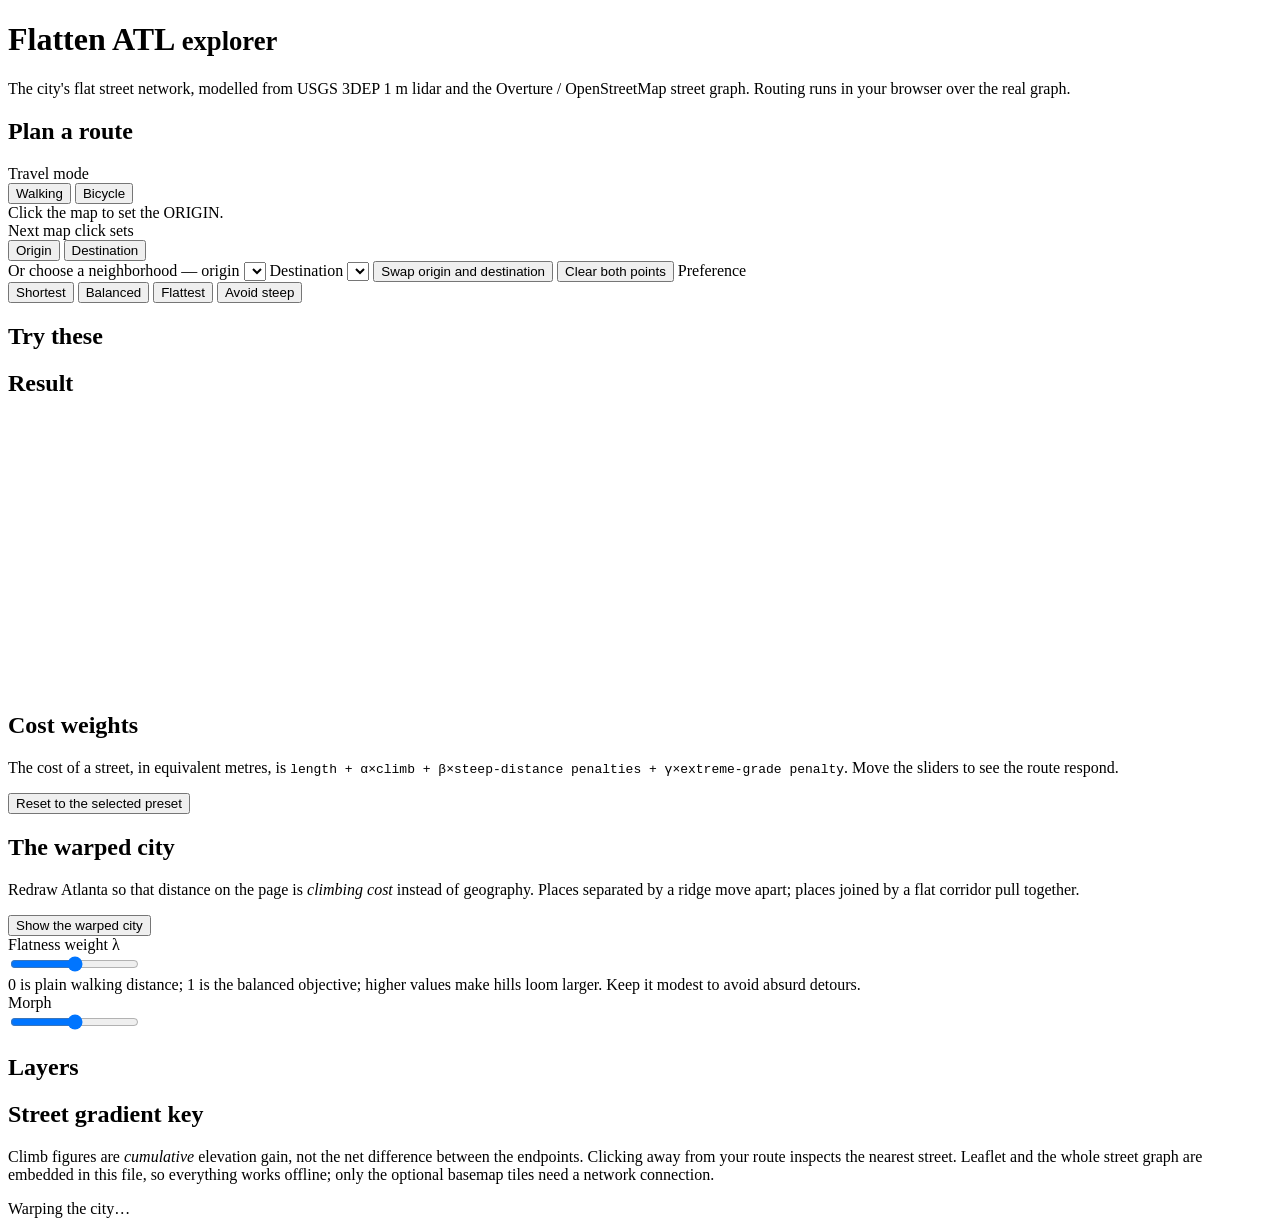
<file: sf_flat_routes/web/index.html>
<!DOCTYPE html>
<html lang="en">
<head>
<meta charset="utf-8">
<meta name="viewport" content="width=device-width,initial-scale=1">
<title>Flatten ATL explorer</title>
<style>/*__LEAFLET_CSS__*/</style>
<style>/*__APP_CSS__*/</style>
</head>
<body>
<div id="app">
  <div id="side">
    <div class="pad">
      <h1>Flatten ATL <small>explorer</small></h1>
      <p class="sub">The city's flat street network, modelled from
      USGS 3DEP 1&nbsp;m lidar and the Overture&nbsp;/&nbsp;OpenStreetMap
      street graph. Routing runs in your browser over the real graph.</p>

      <h2>Plan a route</h2>
      <label>Travel mode</label>
      <div class="seg" id="mode">
        <button data-v="walk" aria-pressed="true">Walking</button>
        <button data-v="bike" aria-pressed="false">Bicycle</button>
      </div>

      <div class="hint" id="pickhint">Click the map to set the ORIGIN.</div>
      <label>Next map click sets</label>
      <div class="seg" id="pickrow">
        <button data-pick="src" aria-pressed="true">Origin</button>
        <button data-pick="dst" aria-pressed="false">Destination</button>
      </div>

      <label for="o">Or choose a neighborhood &mdash; origin</label>
      <select id="o"></select>
      <label for="d">Destination</label>
      <select id="d"></select>
      <button class="act" id="swap">Swap origin and destination</button>
      <button class="act" id="clear">Clear both points</button>

      <label>Preference</label>
      <div class="seg" id="pref">
        <button data-v="shortest" aria-pressed="false">Shortest</button>
        <button data-v="balanced" aria-pressed="true">Balanced</button>
        <button data-v="min_climb" aria-pressed="false">Flattest</button>
        <button data-v="grade_averse" aria-pressed="false">Avoid steep</button>
      </div>

      <h2>Try these</h2>
      <div id="examples"></div>

      <h2>Result</h2>
      <div id="res"></div>
      <canvas id="prof" width="740" height="272"></canvas>
      <div class="note" id="profnote"></div>

      <h2>Cost weights</h2>
      <p class="note">The cost of a street, in equivalent metres, is
      <code>length + &alpha;&times;climb + &beta;&times;steep-distance
      penalties + &gamma;&times;extreme-grade penalty</code>. Move the
      sliders to see the route respond.</p>
      <div id="sliders"></div>
      <div class="note" id="customnote" style="display:none">
        Using custom weights rather than a preset.
      </div>
      <button class="act" id="resetw">Reset to the selected preset</button>

      <h2>The warped city</h2>
      <p class="note">Redraw Atlanta so that distance on the page is
      <em>climbing cost</em> instead of geography. Places separated by a
      ridge move apart; places joined by a flat corridor pull together.</p>
      <button class="act" id="warptoggle" aria-pressed="false">Show the warped city</button>
      <div class="slider">
        <div class="row"><span>Flatness weight &lambda;</span><b id="lab_lambda"></b></div>
        <input type="range" id="sl_lambda" min="0" max="3" step="0.1">
        <div class="note">0 is plain walking distance; 1 is the balanced
        objective; higher values make hills loom larger. Keep it modest to
        avoid absurd detours.</div>
      </div>
      <div class="slider">
        <div class="row"><span>Morph</span><b id="lab_morph"></b></div>
        <input type="range" id="sl_morph" min="0" max="1" step="0.02">
      </div>
      <div id="warpstate" hidden>
        <div class="note" id="warpinfo"></div>
        <div class="note">Street vertices, neighborhood outlines, corridors
        and your route are all carried by the same deformation, so the route
        you see is the route you would walk.</div>
      </div>

      <h2>Layers</h2>
      <div class="layers" id="layers"></div>

      <h2>Street gradient key</h2>
      <div id="key"></div>

      <p class="note">Climb figures are <em>cumulative</em> elevation gain,
      not the net difference between the endpoints. Clicking away from your
      route inspects the nearest street. Leaflet and the whole street graph
      are embedded in this file, so everything works offline; only the
      optional basemap tiles need a network connection.</p>
    </div>
  </div>
  <div id="map"><div class="busy" id="busy">Warping the city&hellip;</div></div>
</div>
<script>/*__LEAFLET_JS__*/</script>
<script>window.DATA = /*__DATA__*/;</script>
<script>/*__APP_JS__*/</script>
</body>
</html>
</file>
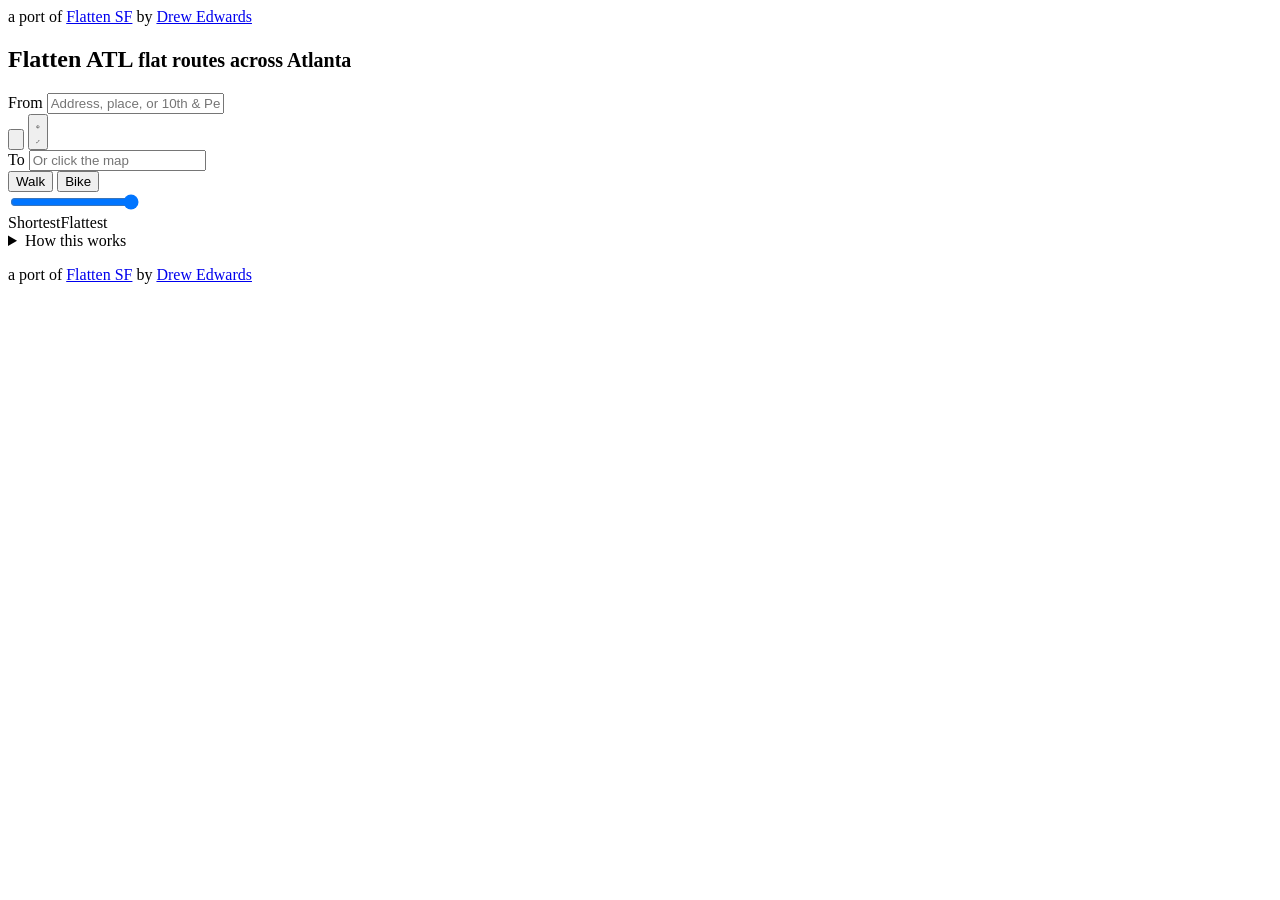
<file: sf_flat_routes/web/simple.html>
<!DOCTYPE html>
<html lang="en">
<head>
<meta charset="utf-8">
<meta name="viewport" content="width=device-width,initial-scale=1,viewport-fit=cover">
<title>Flatten ATL</title>
<meta name="description" content="flattenatl: the flattest walking or cycling route between any two places in Atlanta, and every route between it and the shortest one.">
<!--__HEAD_EXTRA__-->
<link rel="preconnect" href="https://fonts.googleapis.com">
<link rel="preconnect" href="https://fonts.gstatic.com" crossorigin>
<link rel="stylesheet" href="https://fonts.googleapis.com/css2?family=IBM+Plex+Sans:wght@400;500;600&family=IBM+Plex+Mono:wght@500;600&display=swap">
<style>/*__LEAFLET_CSS__*/</style>
<style>/*__APP_CSS__*/</style>
</head>
<body>
<div id="map"></div>
<div class="credit" id="credit">a port of <a href="https://flattensf.com">Flatten SF</a> by <a href="https://almostimplemented.com" rel="author">Drew Edwards</a></div>
<section id="card" aria-label="flattenatl: plan a flat route">
  <h1>Flatten ATL <small>flat routes across Atlanta</small></h1>
  <div class="row">
    <div class="field">
      <label for="from">From</label>
      <input id="from" type="text" autocomplete="off" spellcheck="false" placeholder="Address, place, or 10th & Peachtree">
      <span class="pin" aria-hidden="true"></span>
      <ul class="suggest" id="from_s" role="listbox" hidden></ul>
    </div>
    <button class="swap" id="swap" title="Swap" aria-label="Swap origin and destination"><svg class="ic-swap" viewBox="0 0 20 20" aria-hidden="true"><path d="M7 16V4M4.9 6.1L7 4l2.1 2.1M13 4v12M10.9 13.9L13 16l2.1-2.1" fill="none" stroke="currentColor" stroke-width="1.8" stroke-linecap="round" stroke-linejoin="round"/></svg></button>
    <button class="swap loopbtn" id="loopbtn" type="button" title="Make it a loop" aria-label="Make it a loop" aria-pressed="false">
      <svg class="ic ic-loop" viewBox="0 0 20 20" aria-hidden="true"><path d="M7 5h6a5 5 0 0 1 0 10H7A5 5 0 0 1 7 5z" fill="none" stroke="currentColor" stroke-width="1.8"/><path d="M9.3 2.9l2.1 2.1-2.1 2.1" fill="none" stroke="currentColor" stroke-width="1.8" stroke-linecap="round" stroke-linejoin="round"/><circle class="a" cx="10" cy="15" r="2.4"/></svg>
      <svg class="ic ic-line" viewBox="0 0 20 20" aria-hidden="true"><line x1="5" y1="15" x2="15" y2="5" stroke="currentColor" stroke-width="1.8" stroke-linecap="round"/><circle class="a" cx="4.6" cy="15.4" r="2.6"/><circle class="b" cx="15.4" cy="4.6" r="2.6"/></svg>
    </button>
  </div>
  <div class="row">
    <div class="field" id="tofield">
      <label for="to">To</label>
      <input id="to" type="text" autocomplete="off" spellcheck="false" placeholder="Or click the map">
      <span class="pin to" aria-hidden="true"></span>
      <ul class="suggest" id="to_s" role="listbox" hidden></ul>
    </div>
    <div class="seg" id="mode" role="group" aria-label="Travel mode">
      <button data-v="walk" aria-pressed="true">Walk</button>
      <button data-v="bike" aria-pressed="false">Bike</button>
    </div>
  </div>
  <label class="calm" id="calmrow" hidden>
    <input type="checkbox" id="calm" checked>
    <span>Prefer calm streets <small>bike lanes and quiet streets count shorter, busy arterials longer</small></span>
  </label>
  <label class="calm" id="obrow" hidden>
    <input type="checkbox" id="outback">
    <span>Allow out and back <small>the same streets there and back, often the flattest way</small></span>
  </label>
  <label class="calm" id="camrow" hidden>
    <input type="checkbox" id="cams">
    <span>Avoid Flock cameras <small id="camnote">license-plate cameras on DeFlock</small></span>
  </label>
  <label class="calm" id="saferow" hidden>
    <input type="checkbox" id="safe">
    <span>Avoid high-crime areas <small id="safenote">violent crime in public places, Atlanta Police reports</small></span>
  </label>
  <div class="statusrow">
    <div class="status" id="status"></div>
    <button class="link" id="share" type="button" hidden>Copy link</button>
  </div>
  <input id="sharebox" type="text" readonly hidden aria-label="Link to this route">
  <div class="slider">
    <input type="range" id="sl" min="0" max="1" step="0.001" value="1" aria-label="From shortest to flattest">
    <div class="ends"><span id="end0">Shortest</span><b id="slpos"></b><span id="end1">Flattest</span></div>
  </div>
  <div class="result" id="result" hidden>
    <div class="stat"><div class="v" id="v_dist"></div><div class="k">distance</div></div>
    <div class="stat"><div class="v" id="v_climb"></div><div class="k">climbing</div></div>
    <div class="stat"><div class="v" id="v_grade"></div><div class="k">steepest</div></div>
  </div>
  <canvas id="prof" width="760" height="184" hidden></canvas>
  <div class="delta" id="delta"></div>
  <div class="turns" id="turns" hidden></div>
  <details>
    <summary>How this works</summary>
    <p class="fine">Routes are computed in your browser over /*__N_ARCS__*/ street
    segments, with USGS 1&nbsp;m lidar elevation on the Overture /
    OpenStreetMap street graph. The slider runs the whole trade-off between
    distance and climbing: every route nothing else beats on both, from
    the shortest to the flattest worth walking. Sliding right never
    shortens the route and never adds climbing. Climbing is total gain,
    not the difference between the endpoints. Stairs count on foot, not
    on a bike.</p>
    <p class="fine">The loop button turns the trip into a loop from one
    start: the slider sets the distance, dozens of loops of about that
    length are tried in every direction and the flattest is shown; tick
    <i>allow out and back</i> to include the same streets there and back,
    which is often flatter still. On a
    bike, <i>prefer calm streets</i> counts protected lanes and paths
    (Atlanta Regional Commission inventory) as shorter than they are and busy arterials as
    longer.</p>
    <p class="fine"><i>Avoid Flock cameras</i> keeps the route out of
    view of every automated license plate reader on
    <a href="https://deflock.me">DeFlock</a>, the crowd-sourced map (most
    are Flock Safety's; all makes are avoided). A camera is taken to see
    40&nbsp;m down the direction it faces and 10&nbsp;m all round, and a
    block is closed if any of it is in view. Where no route avoids them
    all, the one in view for the least distance is used and the page says
    how many it passes. The page carries a snapshot, and ticking the box
    asks OpenStreetMap's Overpass API for the current map, which is the
    only request this page ever makes to anyone else. A camera nobody has
    mapped is not avoided.</p>
    <p class="fine"><i>Avoid high-crime areas</i> keeps the route off the
    blocks with the most reported violent crime: robberies, assaults and
    the like in public places over the last two years, from the Atlanta
    Police Department's incident reports. Crimes at home and between
    family are left out, as is all property crime. About one street in
    twenty-five is closed. It works the way the cameras do: those blocks
    are avoided first, and where a trip starts or ends among them the way
    through that spends the least distance on them is used and marked.
    These are counts of reports, not the odds of anything happening to
    you, and a busy street has more of them partly for being busy.</p>
    <p class="fine">The target button on the map shows where you are, with
    an arrow for the way you are facing, and keeps the map on you as you
    walk; drag the map to look elsewhere and tap it again to come back.
    Your position stays on your phone: it is never sent anywhere.</p>
    <p class="fine">Place search is offline: the city's intersections,
    places and addresses are built into this page. Routes stay inside the Atlanta city limits.
    <a href="/*__REPO_URL__*/">Source, data and the full analysis</a>.</p>
  </details>
  <p class="credit-inline">a port of <a href="https://flattensf.com">Flatten SF</a> by <a href="https://almostimplemented.com" rel="author">Drew Edwards</a></p>
</section>
<script>/*__LEAFLET_JS__*/</script>
<script>window.DATA = /*__DATA__*/;</script>
<script>/*__APP_JS__*/</script>
</body>
</html>
</file>
<file: site/leaflet-340720efc3.css>
/* required styles */

.leaflet-pane,
.leaflet-tile,
.leaflet-marker-icon,
.leaflet-marker-shadow,
.leaflet-tile-container,
.leaflet-pane > svg,
.leaflet-pane > canvas,
.leaflet-zoom-box,
.leaflet-image-layer,
.leaflet-layer {
	position: absolute;
	left: 0;
	top: 0;
	}
.leaflet-container {
	overflow: hidden;
	}
.leaflet-tile,
.leaflet-marker-icon,
.leaflet-marker-shadow {
	-webkit-user-select: none;
	   -moz-user-select: none;
	        user-select: none;
	  -webkit-user-drag: none;
	}
/* Prevents IE11 from highlighting tiles in blue */
.leaflet-tile::selection {
	background: transparent;
}
/* Safari renders non-retina tile on retina better with this, but Chrome is worse */
.leaflet-safari .leaflet-tile {
	image-rendering: -webkit-optimize-contrast;
	}
/* hack that prevents hw layers "stretching" when loading new tiles */
.leaflet-safari .leaflet-tile-container {
	width: 1600px;
	height: 1600px;
	-webkit-transform-origin: 0 0;
	}
.leaflet-marker-icon,
.leaflet-marker-shadow {
	display: block;
	}
/* .leaflet-container svg: reset svg max-width decleration shipped in Joomla! (joomla.org) 3.x */
/* .leaflet-container img: map is broken in FF if you have max-width: 100% on tiles */
.leaflet-container .leaflet-overlay-pane svg {
	max-width: none !important;
	max-height: none !important;
	}
.leaflet-container .leaflet-marker-pane img,
.leaflet-container .leaflet-shadow-pane img,
.leaflet-container .leaflet-tile-pane img,
.leaflet-container img.leaflet-image-layer,
.leaflet-container .leaflet-tile {
	max-width: none !important;
	max-height: none !important;
	width: auto;
	padding: 0;
	}

.leaflet-container img.leaflet-tile {
	/* See: https://bugs.chromium.org/p/chromium/issues/detail?id=600120 */
	mix-blend-mode: plus-lighter;
}

.leaflet-container.leaflet-touch-zoom {
	-ms-touch-action: pan-x pan-y;
	touch-action: pan-x pan-y;
	}
.leaflet-container.leaflet-touch-drag {
	-ms-touch-action: pinch-zoom;
	/* Fallback for FF which doesn't support pinch-zoom */
	touch-action: none;
	touch-action: pinch-zoom;
}
.leaflet-container.leaflet-touch-drag.leaflet-touch-zoom {
	-ms-touch-action: none;
	touch-action: none;
}
.leaflet-container {
	-webkit-tap-highlight-color: transparent;
}
.leaflet-container a {
	-webkit-tap-highlight-color: rgba(51, 181, 229, 0.4);
}
.leaflet-tile {
	filter: inherit;
	visibility: hidden;
	}
.leaflet-tile-loaded {
	visibility: inherit;
	}
.leaflet-zoom-box {
	width: 0;
	height: 0;
	-moz-box-sizing: border-box;
	     box-sizing: border-box;
	z-index: 800;
	}
/* workaround for https://bugzilla.mozilla.org/show_bug.cgi?id=888319 */
.leaflet-overlay-pane svg {
	-moz-user-select: none;
	}

.leaflet-pane         { z-index: 400; }

.leaflet-tile-pane    { z-index: 200; }
.leaflet-overlay-pane { z-index: 400; }
.leaflet-shadow-pane  { z-index: 500; }
.leaflet-marker-pane  { z-index: 600; }
.leaflet-tooltip-pane   { z-index: 650; }
.leaflet-popup-pane   { z-index: 700; }

.leaflet-map-pane canvas { z-index: 100; }
.leaflet-map-pane svg    { z-index: 200; }

.leaflet-vml-shape {
	width: 1px;
	height: 1px;
	}
.lvml {
	behavior: url(#default#VML);
	display: inline-block;
	position: absolute;
	}


/* control positioning */

.leaflet-control {
	position: relative;
	z-index: 800;
	pointer-events: visiblePainted; /* IE 9-10 doesn't have auto */
	pointer-events: auto;
	}
.leaflet-top,
.leaflet-bottom {
	position: absolute;
	z-index: 1000;
	pointer-events: none;
	}
.leaflet-top {
	top: 0;
	}
.leaflet-right {
	right: 0;
	}
.leaflet-bottom {
	bottom: 0;
	}
.leaflet-left {
	left: 0;
	}
.leaflet-control {
	float: left;
	clear: both;
	}
.leaflet-right .leaflet-control {
	float: right;
	}
.leaflet-top .leaflet-control {
	margin-top: 10px;
	}
.leaflet-bottom .leaflet-control {
	margin-bottom: 10px;
	}
.leaflet-left .leaflet-control {
	margin-left: 10px;
	}
.leaflet-right .leaflet-control {
	margin-right: 10px;
	}


/* zoom and fade animations */

.leaflet-fade-anim .leaflet-popup {
	opacity: 0;
	-webkit-transition: opacity 0.2s linear;
	   -moz-transition: opacity 0.2s linear;
	        transition: opacity 0.2s linear;
	}
.leaflet-fade-anim .leaflet-map-pane .leaflet-popup {
	opacity: 1;
	}
.leaflet-zoom-animated {
	-webkit-transform-origin: 0 0;
	    -ms-transform-origin: 0 0;
	        transform-origin: 0 0;
	}
svg.leaflet-zoom-animated {
	will-change: transform;
}

.leaflet-zoom-anim .leaflet-zoom-animated {
	-webkit-transition: -webkit-transform 0.25s cubic-bezier(0,0,0.25,1);
	   -moz-transition:    -moz-transform 0.25s cubic-bezier(0,0,0.25,1);
	        transition:         transform 0.25s cubic-bezier(0,0,0.25,1);
	}
.leaflet-zoom-anim .leaflet-tile,
.leaflet-pan-anim .leaflet-tile {
	-webkit-transition: none;
	   -moz-transition: none;
	        transition: none;
	}

.leaflet-zoom-anim .leaflet-zoom-hide {
	visibility: hidden;
	}


/* cursors */

.leaflet-interactive {
	cursor: pointer;
	}
.leaflet-grab {
	cursor: -webkit-grab;
	cursor:    -moz-grab;
	cursor:         grab;
	}
.leaflet-crosshair,
.leaflet-crosshair .leaflet-interactive {
	cursor: crosshair;
	}
.leaflet-popup-pane,
.leaflet-control {
	cursor: auto;
	}
.leaflet-dragging .leaflet-grab,
.leaflet-dragging .leaflet-grab .leaflet-interactive,
.leaflet-dragging .leaflet-marker-draggable {
	cursor: move;
	cursor: -webkit-grabbing;
	cursor:    -moz-grabbing;
	cursor:         grabbing;
	}

/* marker & overlays interactivity */
.leaflet-marker-icon,
.leaflet-marker-shadow,
.leaflet-image-layer,
.leaflet-pane > svg path,
.leaflet-tile-container {
	pointer-events: none;
	}

.leaflet-marker-icon.leaflet-interactive,
.leaflet-image-layer.leaflet-interactive,
.leaflet-pane > svg path.leaflet-interactive,
svg.leaflet-image-layer.leaflet-interactive path {
	pointer-events: visiblePainted; /* IE 9-10 doesn't have auto */
	pointer-events: auto;
	}

/* visual tweaks */

.leaflet-container {
	background: #ddd;
	outline-offset: 1px;
	}
.leaflet-container a {
	color: #0078A8;
	}
.leaflet-zoom-box {
	border: 2px dotted #38f;
	background: rgba(255,255,255,0.5);
	}


/* general typography */
.leaflet-container {
	font-family: "Helvetica Neue", Arial, Helvetica, sans-serif;
	font-size: 12px;
	font-size: 0.75rem;
	line-height: 1.5;
	}


/* general toolbar styles */

.leaflet-bar {
	box-shadow: 0 1px 5px rgba(0,0,0,0.65);
	border-radius: 4px;
	}
.leaflet-bar a {
	background-color: #fff;
	border-bottom: 1px solid #ccc;
	width: 26px;
	height: 26px;
	line-height: 26px;
	display: block;
	text-align: center;
	text-decoration: none;
	color: black;
	}
.leaflet-bar a,
.leaflet-control-layers-toggle {
	background-position: 50% 50%;
	background-repeat: no-repeat;
	display: block;
	}
.leaflet-bar a:hover,
.leaflet-bar a:focus {
	background-color: #f4f4f4;
	}
.leaflet-bar a:first-child {
	border-top-left-radius: 4px;
	border-top-right-radius: 4px;
	}
.leaflet-bar a:last-child {
	border-bottom-left-radius: 4px;
	border-bottom-right-radius: 4px;
	border-bottom: none;
	}
.leaflet-bar a.leaflet-disabled {
	cursor: default;
	background-color: #f4f4f4;
	color: #bbb;
	}

.leaflet-touch .leaflet-bar a {
	width: 30px;
	height: 30px;
	line-height: 30px;
	}
.leaflet-touch .leaflet-bar a:first-child {
	border-top-left-radius: 2px;
	border-top-right-radius: 2px;
	}
.leaflet-touch .leaflet-bar a:last-child {
	border-bottom-left-radius: 2px;
	border-bottom-right-radius: 2px;
	}

/* zoom control */

.leaflet-control-zoom-in,
.leaflet-control-zoom-out {
	font: bold 18px 'Lucida Console', Monaco, monospace;
	text-indent: 1px;
	}

.leaflet-touch .leaflet-control-zoom-in, .leaflet-touch .leaflet-control-zoom-out  {
	font-size: 22px;
	}


/* layers control */

.leaflet-control-layers {
	box-shadow: 0 1px 5px rgba(0,0,0,0.4);
	background: #fff;
	border-radius: 5px;
	}
.leaflet-control-layers-toggle {
	background-image: url(images/layers.png);
	width: 36px;
	height: 36px;
	}
.leaflet-retina .leaflet-control-layers-toggle {
	background-image: url(images/layers-2x.png);
	background-size: 26px 26px;
	}
.leaflet-touch .leaflet-control-layers-toggle {
	width: 44px;
	height: 44px;
	}
.leaflet-control-layers .leaflet-control-layers-list,
.leaflet-control-layers-expanded .leaflet-control-layers-toggle {
	display: none;
	}
.leaflet-control-layers-expanded .leaflet-control-layers-list {
	display: block;
	position: relative;
	}
.leaflet-control-layers-expanded {
	padding: 6px 10px 6px 6px;
	color: #333;
	background: #fff;
	}
.leaflet-control-layers-scrollbar {
	overflow-y: scroll;
	overflow-x: hidden;
	padding-right: 5px;
	}
.leaflet-control-layers-selector {
	margin-top: 2px;
	position: relative;
	top: 1px;
	}
.leaflet-control-layers label {
	display: block;
	font-size: 13px;
	font-size: 1.08333em;
	}
.leaflet-control-layers-separator {
	height: 0;
	border-top: 1px solid #ddd;
	margin: 5px -10px 5px -6px;
	}

/* Default icon URLs */
.leaflet-default-icon-path { /* used only in path-guessing heuristic, see L.Icon.Default */
	background-image: url(images/marker-icon.png);
	}


/* attribution and scale controls */

.leaflet-container .leaflet-control-attribution {
	background: #fff;
	background: rgba(255, 255, 255, 0.8);
	margin: 0;
	}
.leaflet-control-attribution,
.leaflet-control-scale-line {
	padding: 0 5px;
	color: #333;
	line-height: 1.4;
	}
.leaflet-control-attribution a {
	text-decoration: none;
	}
.leaflet-control-attribution a:hover,
.leaflet-control-attribution a:focus {
	text-decoration: underline;
	}
.leaflet-attribution-flag {
	display: inline !important;
	vertical-align: baseline !important;
	width: 1em;
	height: 0.6669em;
	}
.leaflet-left .leaflet-control-scale {
	margin-left: 5px;
	}
.leaflet-bottom .leaflet-control-scale {
	margin-bottom: 5px;
	}
.leaflet-control-scale-line {
	border: 2px solid #777;
	border-top: none;
	line-height: 1.1;
	padding: 2px 5px 1px;
	white-space: nowrap;
	-moz-box-sizing: border-box;
	     box-sizing: border-box;
	background: rgba(255, 255, 255, 0.8);
	text-shadow: 1px 1px #fff;
	}
.leaflet-control-scale-line:not(:first-child) {
	border-top: 2px solid #777;
	border-bottom: none;
	margin-top: -2px;
	}
.leaflet-control-scale-line:not(:first-child):not(:last-child) {
	border-bottom: 2px solid #777;
	}

.leaflet-touch .leaflet-control-attribution,
.leaflet-touch .leaflet-control-layers,
.leaflet-touch .leaflet-bar {
	box-shadow: none;
	}
.leaflet-touch .leaflet-control-layers,
.leaflet-touch .leaflet-bar {
	border: 2px solid rgba(0,0,0,0.2);
	background-clip: padding-box;
	}


/* popup */

.leaflet-popup {
	position: absolute;
	text-align: center;
	margin-bottom: 20px;
	}
.leaflet-popup-content-wrapper {
	padding: 1px;
	text-align: left;
	border-radius: 12px;
	}
.leaflet-popup-content {
	margin: 13px 24px 13px 20px;
	line-height: 1.3;
	font-size: 13px;
	font-size: 1.08333em;
	min-height: 1px;
	}
.leaflet-popup-content p {
	margin: 17px 0;
	margin: 1.3em 0;
	}
.leaflet-popup-tip-container {
	width: 40px;
	height: 20px;
	position: absolute;
	left: 50%;
	margin-top: -1px;
	margin-left: -20px;
	overflow: hidden;
	pointer-events: none;
	}
.leaflet-popup-tip {
	width: 17px;
	height: 17px;
	padding: 1px;

	margin: -10px auto 0;
	pointer-events: auto;

	-webkit-transform: rotate(45deg);
	   -moz-transform: rotate(45deg);
	    -ms-transform: rotate(45deg);
	        transform: rotate(45deg);
	}
.leaflet-popup-content-wrapper,
.leaflet-popup-tip {
	background: white;
	color: #333;
	box-shadow: 0 3px 14px rgba(0,0,0,0.4);
	}
.leaflet-container a.leaflet-popup-close-button {
	position: absolute;
	top: 0;
	right: 0;
	border: none;
	text-align: center;
	width: 24px;
	height: 24px;
	font: 16px/24px Tahoma, Verdana, sans-serif;
	color: #757575;
	text-decoration: none;
	background: transparent;
	}
.leaflet-container a.leaflet-popup-close-button:hover,
.leaflet-container a.leaflet-popup-close-button:focus {
	color: #585858;
	}
.leaflet-popup-scrolled {
	overflow: auto;
	}

.leaflet-oldie .leaflet-popup-content-wrapper {
	-ms-zoom: 1;
	}
.leaflet-oldie .leaflet-popup-tip {
	width: 24px;
	margin: 0 auto;

	-ms-filter: "progid:DXImageTransform.Microsoft.Matrix(M11=0.70710678, M12=0.70710678, M21=-0.70710678, M22=0.70710678)";
	filter: progid:DXImageTransform.Microsoft.Matrix(M11=0.70710678, M12=0.70710678, M21=-0.70710678, M22=0.70710678);
	}

.leaflet-oldie .leaflet-control-zoom,
.leaflet-oldie .leaflet-control-layers,
.leaflet-oldie .leaflet-popup-content-wrapper,
.leaflet-oldie .leaflet-popup-tip {
	border: 1px solid #999;
	}


/* div icon */

.leaflet-div-icon {
	background: #fff;
	border: 1px solid #666;
	}


/* Tooltip */
/* Base styles for the element that has a tooltip */
.leaflet-tooltip {
	position: absolute;
	padding: 6px;
	background-color: #fff;
	border: 1px solid #fff;
	border-radius: 3px;
	color: #222;
	white-space: nowrap;
	-webkit-user-select: none;
	-moz-user-select: none;
	-ms-user-select: none;
	user-select: none;
	pointer-events: none;
	box-shadow: 0 1px 3px rgba(0,0,0,0.4);
	}
.leaflet-tooltip.leaflet-interactive {
	cursor: pointer;
	pointer-events: auto;
	}
.leaflet-tooltip-top:before,
.leaflet-tooltip-bottom:before,
.leaflet-tooltip-left:before,
.leaflet-tooltip-right:before {
	position: absolute;
	pointer-events: none;
	border: 6px solid transparent;
	background: transparent;
	content: "";
	}

/* Directions */

.leaflet-tooltip-bottom {
	margin-top: 6px;
}
.leaflet-tooltip-top {
	margin-top: -6px;
}
.leaflet-tooltip-bottom:before,
.leaflet-tooltip-top:before {
	left: 50%;
	margin-left: -6px;
	}
.leaflet-tooltip-top:before {
	bottom: 0;
	margin-bottom: -12px;
	border-top-color: #fff;
	}
.leaflet-tooltip-bottom:before {
	top: 0;
	margin-top: -12px;
	margin-left: -6px;
	border-bottom-color: #fff;
	}
.leaflet-tooltip-left {
	margin-left: -6px;
}
.leaflet-tooltip-right {
	margin-left: 6px;
}
.leaflet-tooltip-left:before,
.leaflet-tooltip-right:before {
	top: 50%;
	margin-top: -6px;
	}
.leaflet-tooltip-left:before {
	right: 0;
	margin-right: -12px;
	border-left-color: #fff;
	}
.leaflet-tooltip-right:before {
	left: 0;
	margin-left: -12px;
	border-right-color: #fff;
	}

/* Printing */

@media print {
	/* Prevent printers from removing background-images of controls. */
	.leaflet-control {
		-webkit-print-color-adjust: exact;
		print-color-adjust: exact;
		}
	}
</file>
<file: site/app-b203bd053c.css>
/* Layout: the map is the page; one card floats over it with the two inputs,
   the slider and the result. On a phone the card docks to the bottom. */
:root{
  --paper:#f6f6f3; --ink:#1a1f26; --muted:#5f6b78; --line:#d9dcd9;
  --card:#ffffff; --field:#f1f2ef;
  --route:#0f8f6f; --mid:#d9961f; --route-casing:#ffffff; --short:#d1452c; --family:#8f99a3;
  --accent:#0f8f6f; --focus:#1f5fd0;
  --font:"IBM Plex Sans","Helvetica Neue",Arial,sans-serif;
  --mono:"IBM Plex Mono",ui-monospace,Menlo,Consolas,monospace;
  --street:#c4c7c3;
  --shade-filter:none;
  color-scheme:light;
}
@media (prefers-color-scheme:dark){
  :root:not([data-theme="light"]){
    --paper:#15191e; --ink:#eceff2; --muted:#9aa5b1; --line:#2e353d;
    --card:#1c2128; --field:#242a32; --route:#3ccfa5; --mid:#f0b43a; --route-casing:#0f1317;
    --short:#ff7a5c; --family:#5b6672; --accent:#6ea0ff; --focus:#6ea0ff;
    --street:#3a424b;
    --shade-filter:invert(1) hue-rotate(180deg) brightness(.72) contrast(.9);
    color-scheme:dark;
  }
}
:root[data-theme="dark"]{
  --paper:#15191e; --ink:#eceff2; --muted:#9aa5b1; --line:#2e353d;
  --card:#1c2128; --field:#242a32; --route:#3ccfa5; --mid:#f0b43a; --route-casing:#0f1317;
  --short:#ff7a5c; --family:#5b6672; --accent:#6ea0ff; --focus:#6ea0ff;
  --street:#3a424b;
  --shade-filter:invert(1) hue-rotate(180deg) brightness(.72) contrast(.9);
  color-scheme:dark;
}
*{box-sizing:border-box}
html,body{height:100%;margin:0}
body{background:var(--paper);color:var(--ink);font:14px/1.45 var(--font);overflow:hidden}
#map{position:absolute;inset:0;background:var(--paper)}
.leaflet-container{background:var(--paper);font-family:var(--font)}
.leaflet-image-layer{filter:var(--shade-filter);image-rendering:auto}
.leaflet-bar a{background:var(--card);color:var(--ink);border-bottom-color:var(--line)}
.credit{position:absolute;left:12px;bottom:10px;z-index:900;font-size:14px;color:var(--muted);background:color-mix(in srgb,var(--card) 80%,transparent);padding:3px 7px;border-radius:6px}
.credit a,.credit-inline a{color:var(--muted);text-decoration:underline;text-underline-offset:2px}
.credit a:hover,.credit-inline a:hover{color:var(--ink)}
.credit-inline{display:none;font-size:14px;color:var(--muted);margin:0}
.leaflet-control-attribution{background:color-mix(in srgb,var(--card) 85%,transparent)!important;color:var(--muted)!important;font-size:10px}
.leaflet-control-attribution a{color:var(--muted)!important}
.z-low .nblabel,.z-high .nblabel{display:none}
.no-shade{background:var(--paper)}
.pin-icon{width:18px;height:18px;border-radius:50%;background:var(--route);border:3px solid var(--card);box-shadow:0 1px 4px rgba(0,0,0,.35);cursor:grab}
.pin-icon.to{background:var(--ink)}
.turns{font-size:12.5px;line-height:1.5;color:var(--ink)}
.turns .via{color:var(--muted);margin:0 3px}
.turns .more{margin-left:6px;font-size:12px}
.rtlabel{animation:lblin .3s ease;font:600 11px var(--font);color:var(--ink);letter-spacing:.01em;white-space:nowrap;pointer-events:none;text-shadow:0 0 2px var(--route-casing),0 0 4px var(--route-casing),0 0 6px var(--route-casing)}
.rtlabel span{display:inline-block;transform:translate(-50%,-50%) rotate(var(--rot,0deg));transform-origin:center}
.z-low .rtlabel{display:none}
.nblabel{font:500 11px var(--font);color:var(--muted);letter-spacing:.02em;white-space:nowrap;transform:translate(-50%,-50%);opacity:.85;text-shadow:0 0 3px var(--paper),0 0 6px var(--paper)}

#card{position:absolute;top:16px;left:16px;width:min(400px,calc(100% - 32px));max-height:calc(100% - 32px);overflow:auto;background:var(--card);border:1px solid var(--line);border-radius:12px;box-shadow:0 8px 28px rgba(0,0,0,.14);padding-block:14px;padding-inline:16px;z-index:1000;display:flex;flex-direction:column;gap:10px}
h1{font-size:15px;font-weight:600;margin:0;letter-spacing:-.01em}
h1 small{font-weight:400;color:var(--muted);margin-left:6px;font-size:12px}
.row{display:flex;gap:8px;align-items:center;min-width:0}
.field{position:relative;flex:1;min-width:0}
.field label{position:absolute;left:10px;top:5px;font-size:10px;text-transform:uppercase;letter-spacing:.08em;color:var(--muted);pointer-events:none}
.field input{width:100%;padding:19px 28px 6px 10px;text-overflow:ellipsis;background:var(--field);color:var(--ink);border:1px solid transparent;border-radius:8px;font:14px var(--font)}
.field input:focus-visible{outline:2px solid var(--focus);outline-offset:0;border-color:transparent}
.field input::placeholder{color:var(--muted);opacity:.8}
.field .pin{position:absolute;right:8px;top:50%;transform:translateY(-50%);width:10px;height:10px;border-radius:50%;background:var(--route);box-shadow:0 0 0 2px var(--card)}
.field .pin.to{background:var(--ink)}
.suggest{position:absolute;left:0;right:0;top:calc(100% + 4px);background:var(--card);border:1px solid var(--line);border-radius:8px;box-shadow:0 8px 24px rgba(0,0,0,.14);z-index:1200;max-height:320px;overflow:auto;padding:4px 0;margin:0;list-style:none}
.suggest li{padding:7px 10px;cursor:pointer;display:flex;flex-wrap:wrap;justify-content:space-between;column-gap:10px;row-gap:1px;align-items:baseline}
.suggest .n{flex:1 1 0}
.suggest .w{flex:0 0 100%;font-size:11.5px;color:var(--muted);overflow:hidden;text-overflow:ellipsis;white-space:nowrap}
.suggest li[aria-selected="true"],.suggest li:hover{background:var(--field)}
.suggest .k{font-size:10.5px;color:var(--muted);text-transform:uppercase;letter-spacing:.06em;flex:none}
.suggest .n{min-width:0;overflow:hidden;text-overflow:ellipsis;white-space:nowrap}
button{font:13px var(--font);color:var(--ink);background:var(--field);border:1px solid transparent;border-radius:8px;padding:8px 10px;cursor:pointer}
button:hover{border-color:var(--line)}
button:focus-visible{outline:2px solid var(--focus);outline-offset:1px}
.swap{flex:none;width:36px;height:36px;padding:0;font-size:16px;line-height:1}
.swap{transition:opacity .2s ease,width .3s ease,margin .3s ease}
.swap .ic-swap{width:20px;height:20px;display:block;margin:auto}
.loopbtn{position:relative}
.loopbtn .ic{position:absolute;inset:0;margin:auto;width:20px;height:20px;transition:opacity .25s ease,transform .3s ease}
.loopbtn .ic circle.a{fill:var(--route)}
.loopbtn .ic-line circle.b{fill:var(--ink)}
.loopbtn .ic-line{opacity:0;transform:rotate(-45deg) scale(.7)}
.loopbtn[aria-pressed="true"] .ic-loop{opacity:0;transform:scale(.7)}
.loopbtn[aria-pressed="true"] .ic-line{opacity:1;transform:none}
#tofield{transition:flex-grow .3s ease,opacity .2s ease,margin .3s ease}
#mode{flex-grow:0;transition:flex-grow .3s ease}
.looping #tofield{flex-grow:0;flex-basis:0;opacity:0;margin-right:-8px;pointer-events:none;overflow:hidden}
.looping #mode{flex-grow:1}
.looping #swap{width:0;opacity:0;margin-left:-8px;pointer-events:none;overflow:hidden}
.looping input[type=range]{background:linear-gradient(90deg,color-mix(in srgb,var(--route) 35%,var(--field)),var(--route))}
.seg{display:flex;background:var(--field);border-radius:8px;padding:3px;gap:3px}
.seg button{flex:1;background:transparent;padding:6px 8px}
.seg button[aria-pressed="true"]{background:var(--card);box-shadow:0 1px 2px rgba(0,0,0,.12);font-weight:600}
.calm[hidden]{display:none}
.calm{display:flex;gap:8px;align-items:flex-start;margin:8px 0 2px;font-size:13px;cursor:pointer;line-height:1.3}
.calm input{margin:2px 0 0;accent-color:var(--accent)}
.calm small{display:block;color:var(--muted);font-size:11.5px}
.hint{font-size:12px;color:var(--muted)}

.slider{display:flex;flex-direction:column;gap:4px;margin-top:2px}
.slider .ends{display:flex;justify-content:space-between;font-size:11px;text-transform:uppercase;letter-spacing:.08em;color:var(--muted)}
.slider .ends b{color:var(--ink);font-weight:600}
input[type=range]{-webkit-appearance:none;appearance:none;width:100%;height:6px;border-radius:3px;background:linear-gradient(90deg,var(--short),var(--mid),var(--route));outline:none;margin:6px 0}
input[type=range]::-webkit-slider-thumb{-webkit-appearance:none;width:22px;height:22px;border-radius:50%;background:var(--card);border:2px solid var(--ink);cursor:pointer;box-shadow:0 1px 4px rgba(0,0,0,.25)}
input[type=range]::-moz-range-thumb{width:20px;height:20px;border-radius:50%;background:var(--card);border:2px solid var(--ink);cursor:pointer}
input[type=range]:focus-visible{outline:2px solid var(--focus);outline-offset:4px}

.result{display:grid;grid-template-columns:repeat(3,1fr);gap:8px}
.stat{min-width:0}
.stat .v{font:600 20px/1.1 var(--mono);font-variant-numeric:tabular-nums;letter-spacing:-.02em}
.stat .v small{font:500 12px var(--font);color:var(--muted);margin-left:2px}
.stat .k{font-size:10.5px;text-transform:uppercase;letter-spacing:.08em;color:var(--muted);margin-top:3px}
.delta{font-size:12.5px;color:var(--muted);font-variant-numeric:tabular-nums}
.delta b{color:var(--ink);font-weight:600}
.delta .up{color:var(--short)} .delta .down{color:var(--route)}
#prof{width:100%;height:92px;display:block;border-radius:8px;background:var(--field);touch-action:none;cursor:crosshair}
.statusrow{display:flex;justify-content:space-between;align-items:baseline;gap:8px}
.status{font-size:12px;color:var(--muted);min-height:1.2em}
.status,.delta,.turns,.result,#prof{transition:opacity .16s ease,height .2s ease,margin-top .2s ease}
.fading{opacity:0!important}
button.link{background:none;border:0;padding:0;font-size:12px;color:var(--accent);cursor:pointer;flex:none;text-decoration:underline;text-underline-offset:2px}
button.link:hover{border:0}
#sharebox{width:100%;font:11px var(--mono);padding:6px 8px;border:1px solid var(--line);border-radius:6px;background:var(--field);color:var(--ink)}
.fine{font-size:11px;color:var(--muted);line-height:1.4;margin:6px 0 0}
details{font-size:12px;color:var(--muted)}
details summary{cursor:pointer;user-select:none}
details a{color:var(--accent)}
@media (max-width:640px){
  .credit{display:none}
  .credit-inline{display:block}
  #card.typing .slider,#card.typing .result,#card.typing .delta,#card.typing #prof,#card.typing details,#card.typing .status{display:none}
  #card{top:auto;bottom:0;left:0;width:100%;max-height:58%;border-radius:14px 14px 0 0;padding-bottom:calc(12px + env(safe-area-inset-bottom,0px))}
  .result{grid-template-columns:repeat(3,1fr)}
  .stat .v{font-size:17px}
}
@keyframes lblin{from{opacity:0}to{opacity:1}}
@media (prefers-reduced-motion:reduce){*{transition:none!important;animation:none!important}}
.camhit{color:var(--short);font-weight:500}
.camok{color:var(--route);font-weight:500}
.locate{margin-top:14px!important;margin-right:12px!important}
@media (max-width:640px){
  #card.following #prof,#card.following details,#card.following .turns,#card.following .calm,#card.following .export,#card.following .credit-inline{display:none}
}
.locate a{display:flex!important;align-items:center;justify-content:center;width:30px;height:30px}
.locate svg{width:18px;height:18px;color:var(--muted)}
.locate .core{fill:none}
.locate a[data-state="follow"] svg{color:#1a73e8}
.locate a[data-state="follow"] .core{fill:#1a73e8}
.locate a[data-state="free"] svg{color:#1a73e8}
.me{position:relative}
.me-dot{position:absolute;left:3px;top:3px;width:16px;height:16px;border-radius:50%;background:#1a73e8;border:2.5px solid #fff;box-sizing:border-box;box-shadow:0 1px 5px rgba(0,0,0,.4)}
.me-cone{position:absolute;left:-14px;top:-14px;width:50px;height:50px;display:none;transform-origin:25px 25px;background:conic-gradient(from -32deg at 50% 50%,rgba(26,115,232,.55) 0deg,rgba(26,115,232,.55) 64deg,transparent 64deg);-webkit-mask:radial-gradient(circle at 50% 50%,#000 0,#000 40%,transparent 70%);mask:radial-gradient(circle at 50% 50%,#000 0,#000 40%,transparent 70%);border-radius:50%}
</file>
